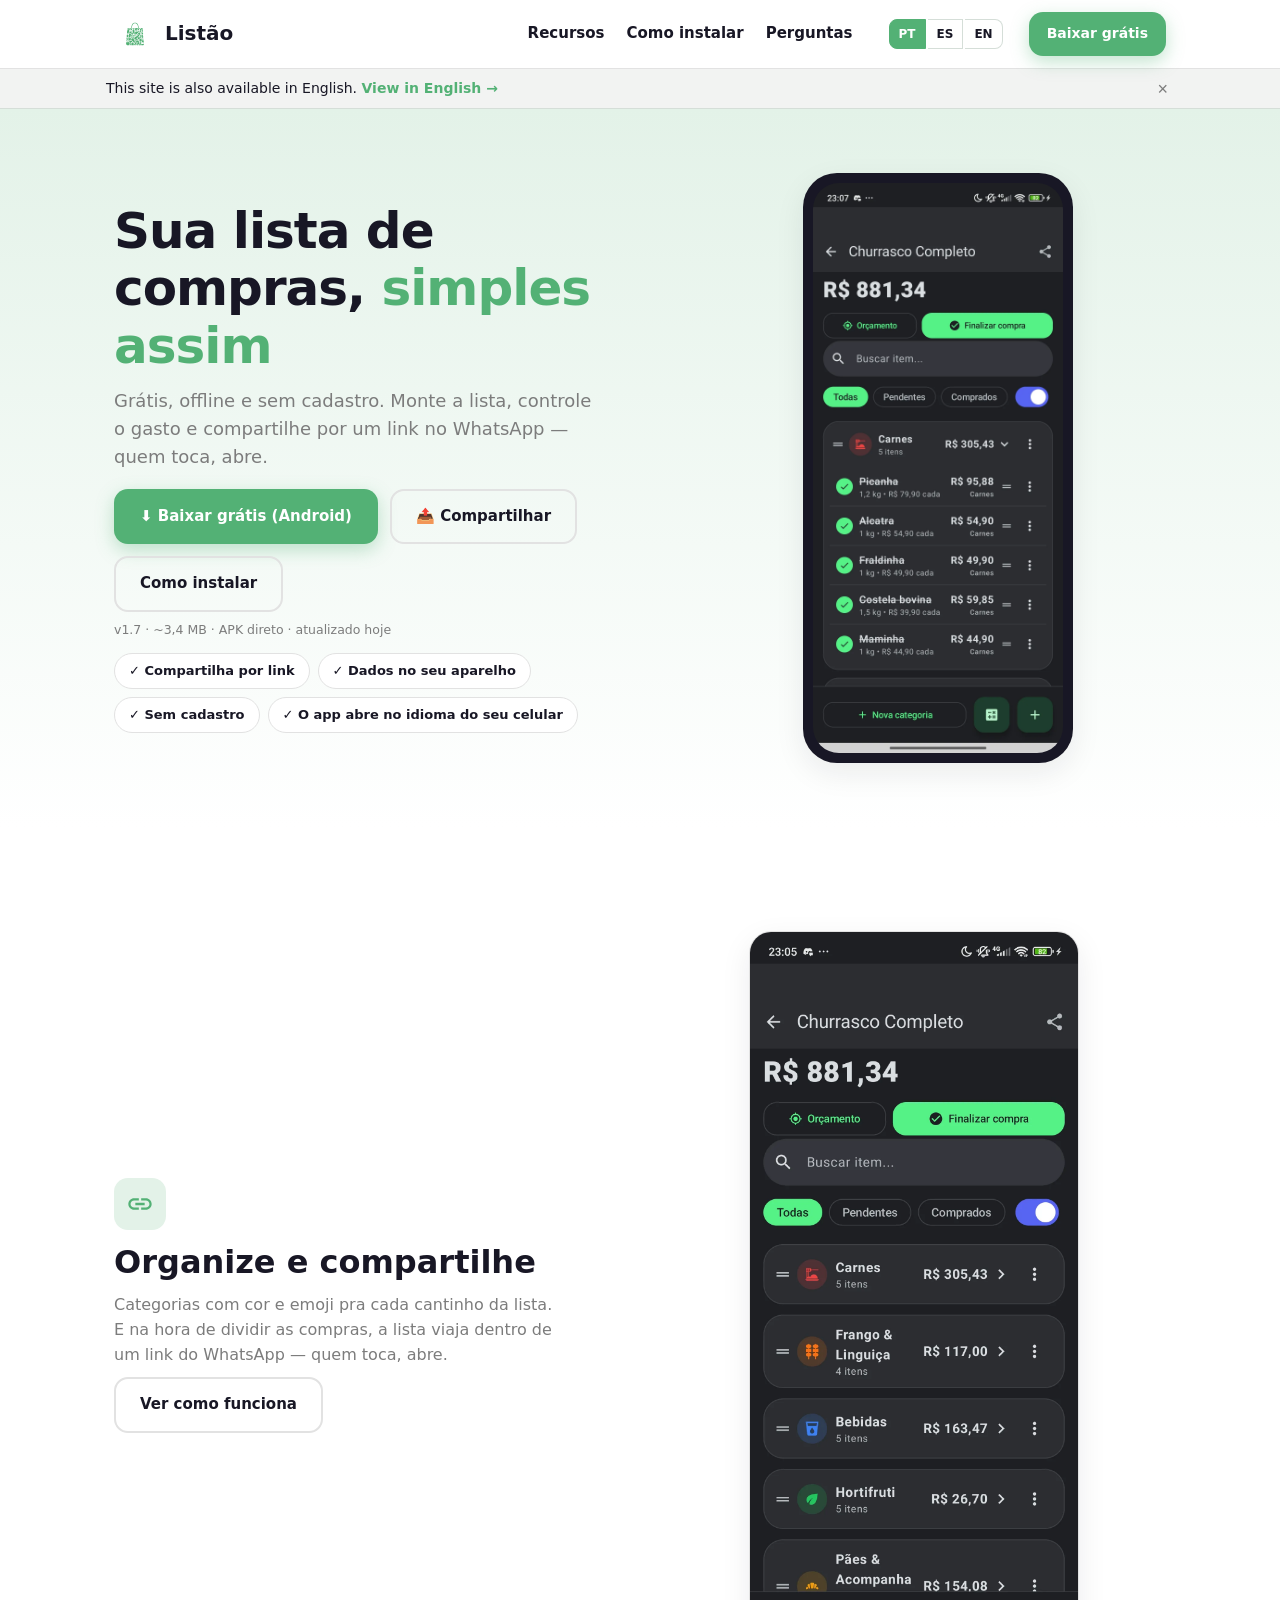
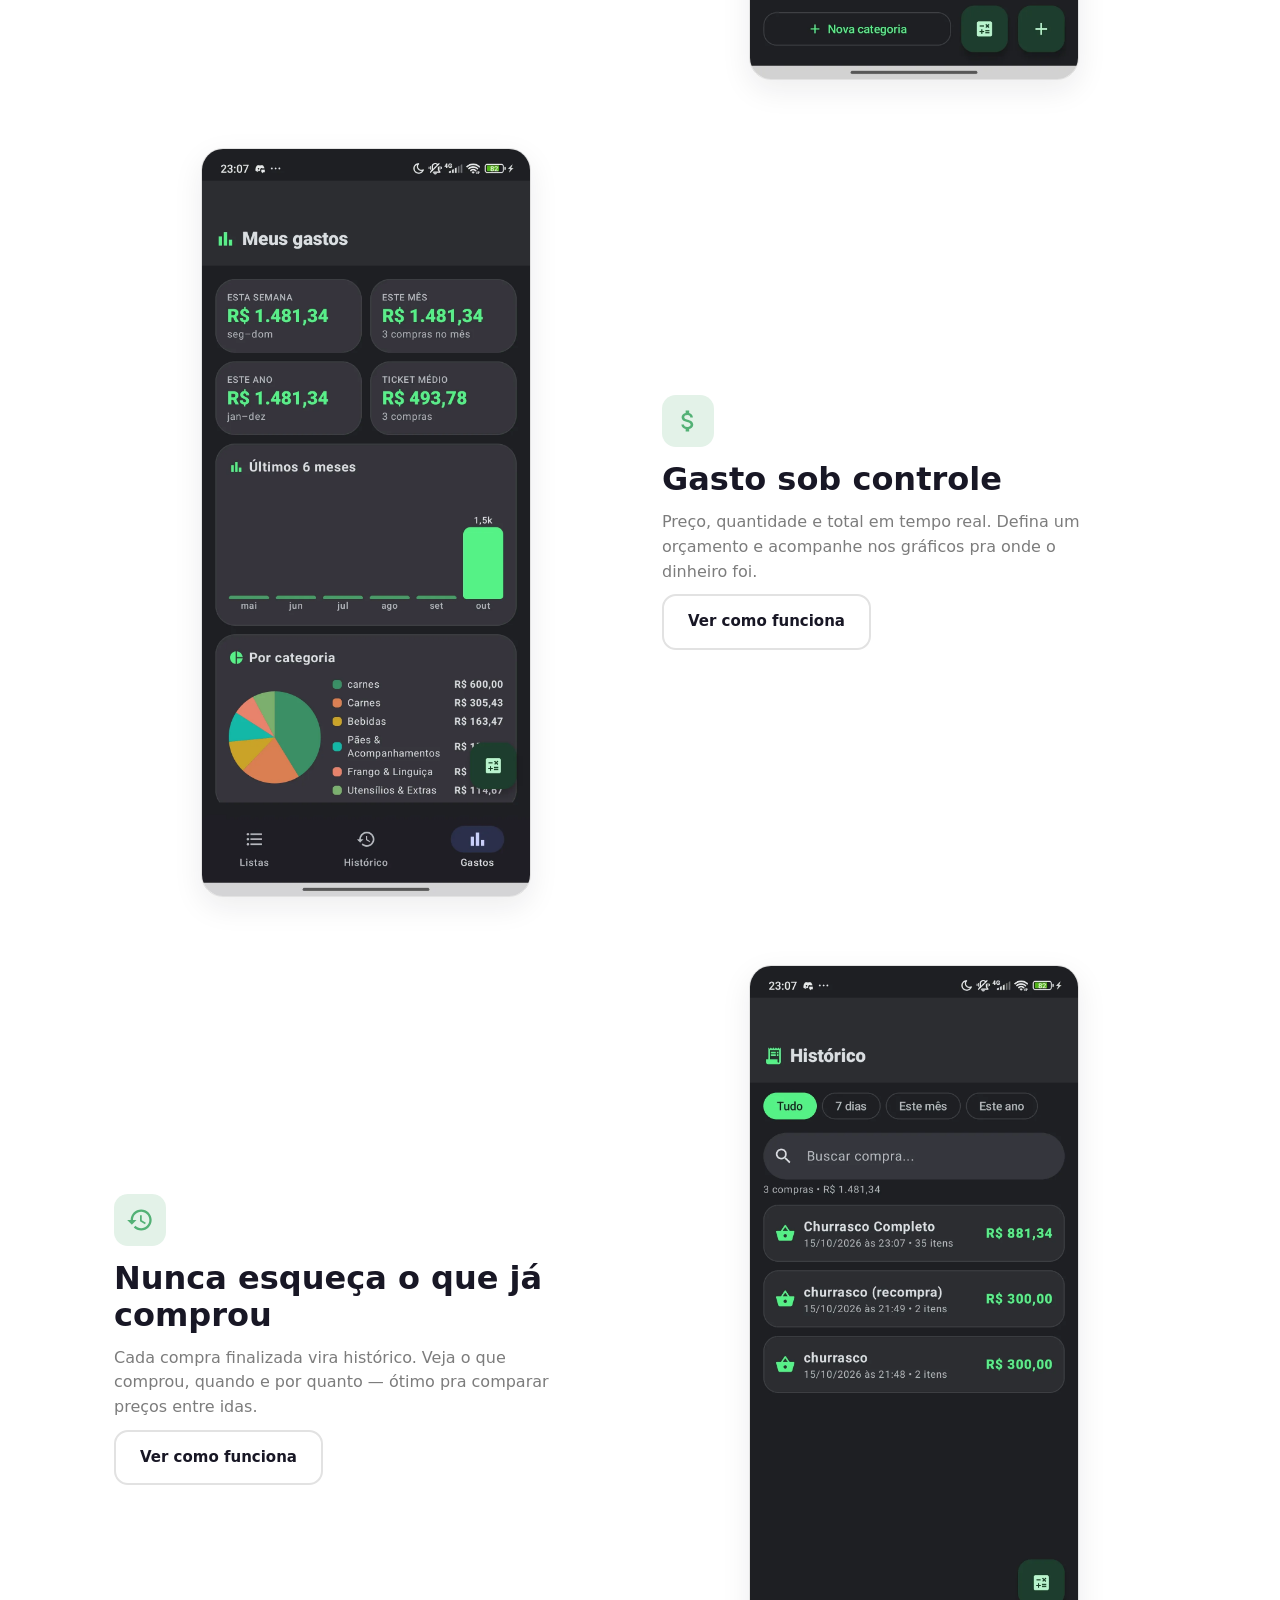
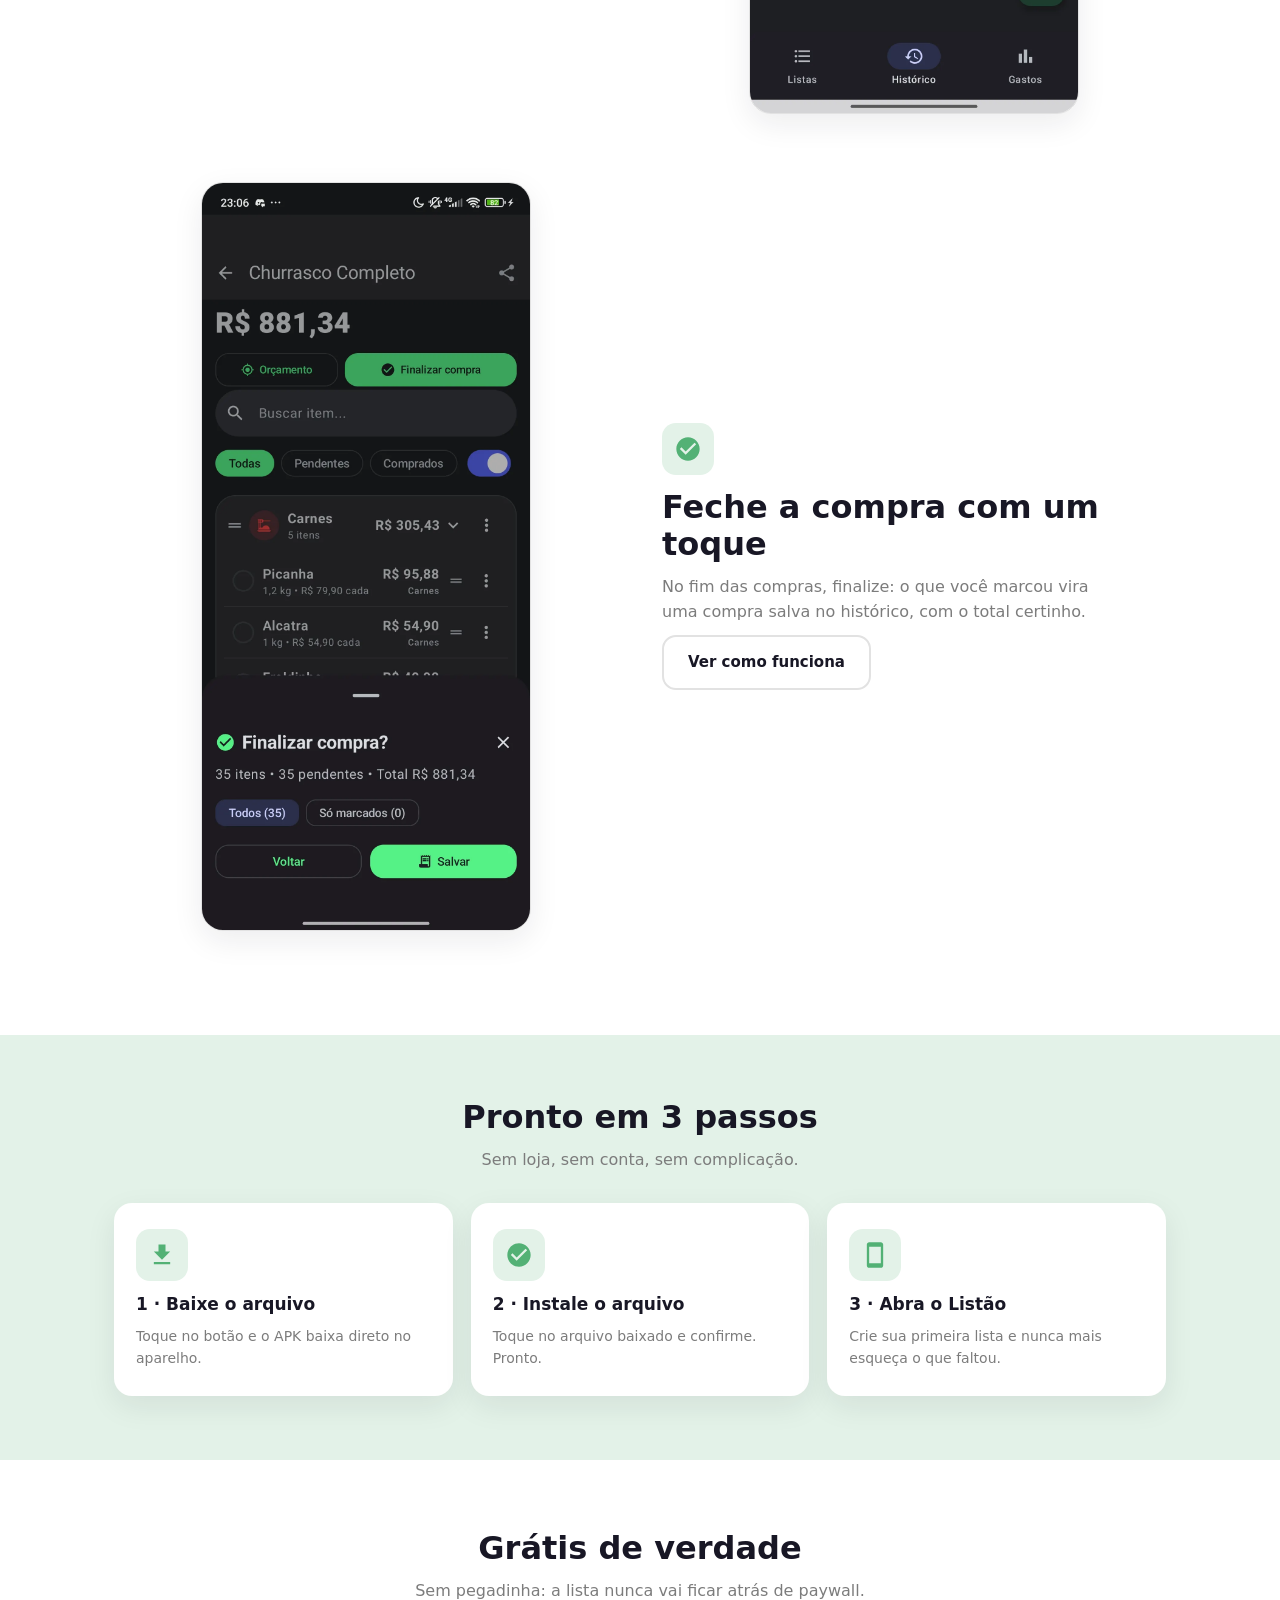
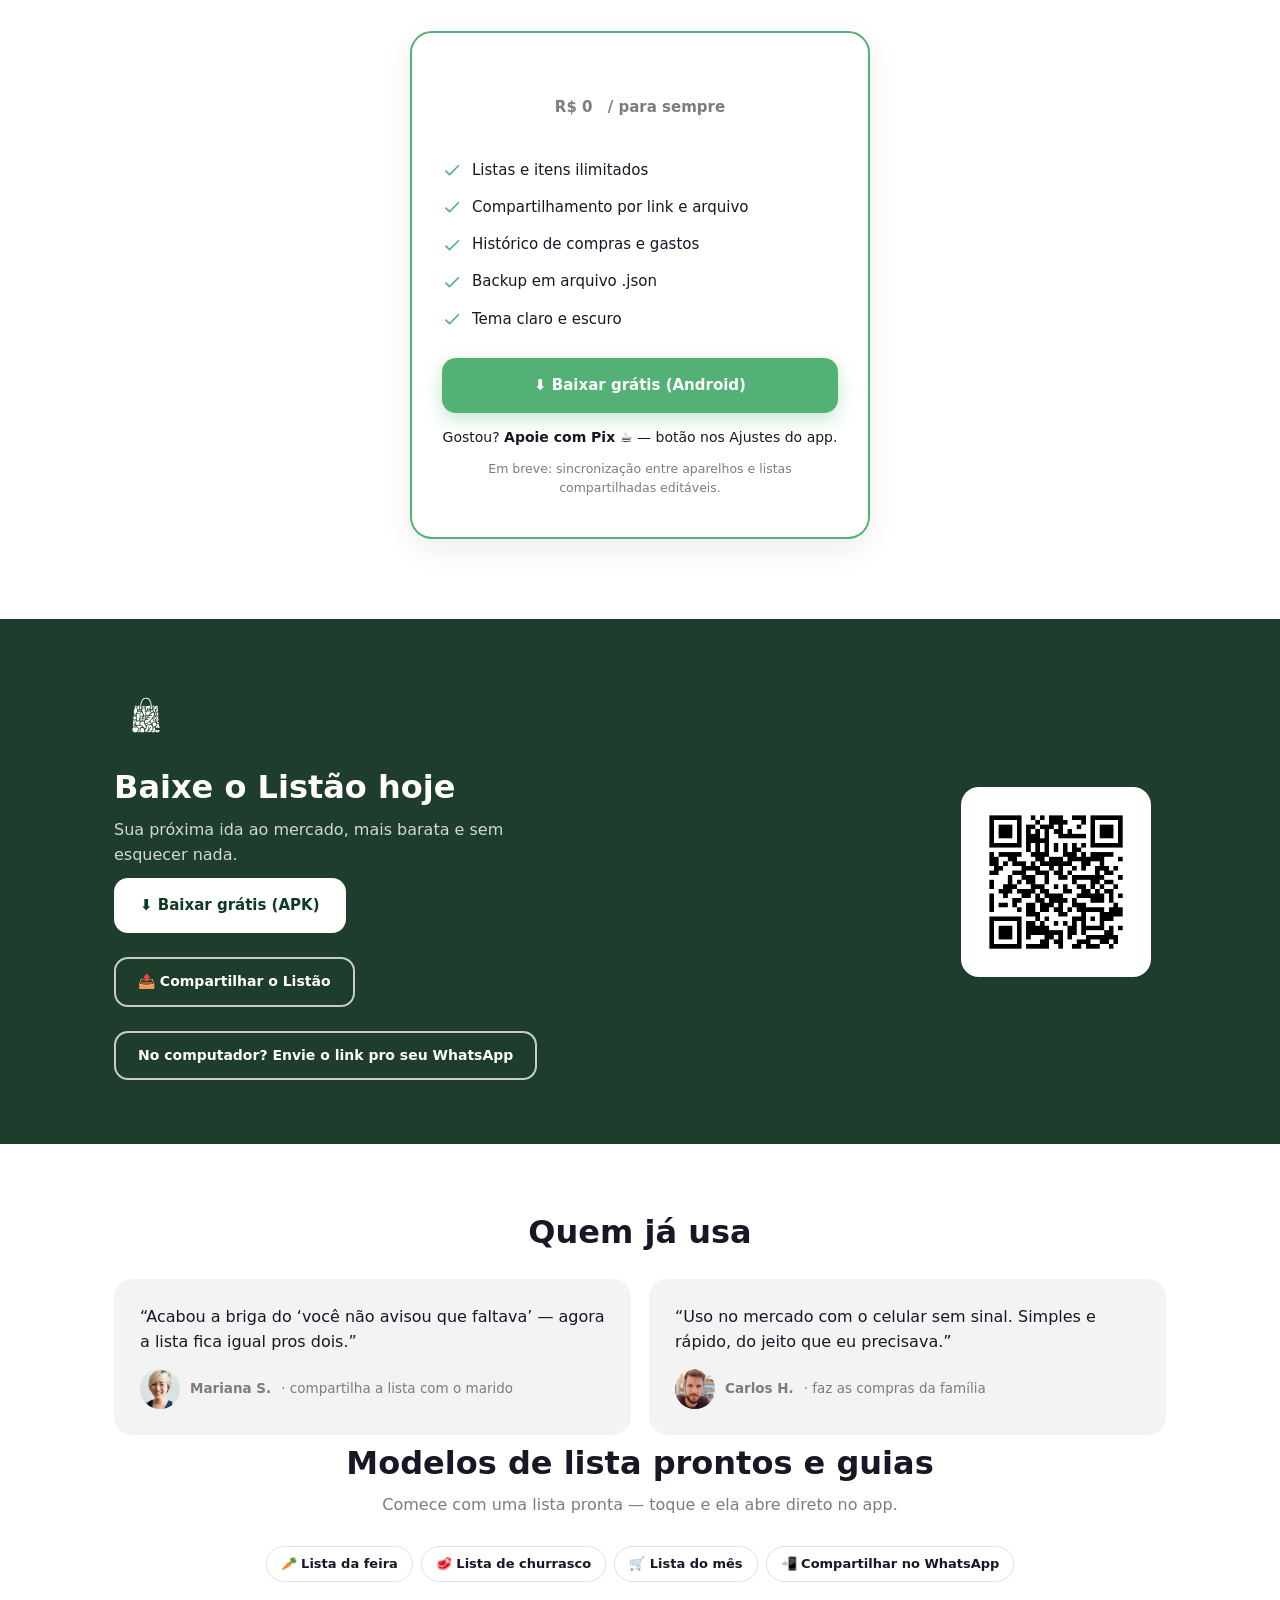
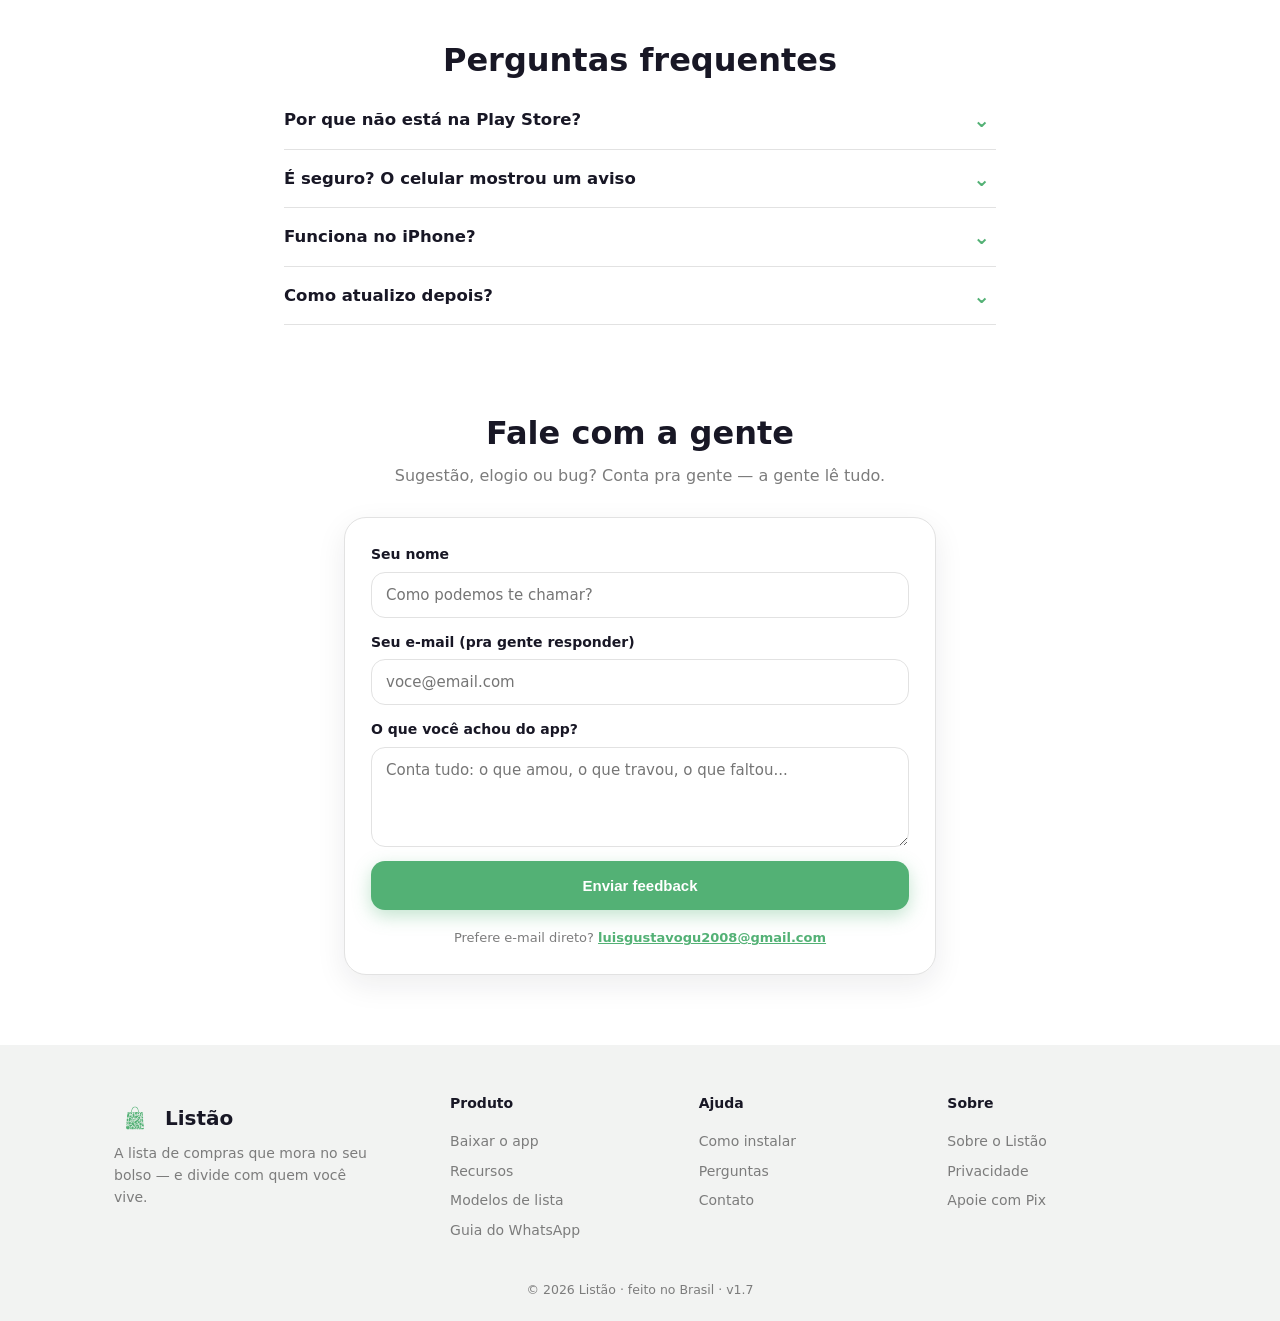
<file: index.html>
﻿<!DOCTYPE html>
<html lang="pt-BR">
<head>
<meta charset="utf-8">
<meta name="viewport" content="width=device-width, initial-scale=1">
<title>Listão — App de Lista de Compras Grátis e Offline</title>
<meta name="description" content="App grátis de lista de compras: funciona offline, sem cadastro, controla o gasto e compartilha por link no WhatsApp. Baixe o APK para Android.">
<link rel="canonical" href="https://listao-br.vercel.app/">
<link rel="alternate" hreflang="pt-BR" href="https://listao-br.vercel.app/">
<link rel="alternate" hreflang="es" href="https://listao-br.vercel.app/es/">
<link rel="alternate" hreflang="en" href="https://listao-br.vercel.app/en/">
<link rel="alternate" hreflang="x-default" href="https://listao-br.vercel.app/">
<meta name="robots" content="index, follow">
<meta name="theme-color" content="#53B175">
<meta property="og:locale" content="pt_BR">
<meta property="og:type" content="website">
<meta property="og:site_name" content="Listão">
<meta property="og:title" content="Listão — App de Lista de Compras Grátis e Offline">
<meta property="og:description" content="Monte a lista, controle o gasto e compartilhe por link no WhatsApp. Grátis, offline e sem cadastro. Baixe o APK.">
<meta property="og:url" content="https://listao-br.vercel.app/">
<meta property="og:image" content="https://listao-br.vercel.app/og-negro.png">
<meta property="og:image:width" content="512">
<meta property="og:image:height" content="512">
<meta property="og:image:alt" content="Logo do Listão">
<meta name="twitter:card" content="summary">
<meta name="twitter:title" content="Listão — App de Lista de Compras Grátis e Offline">
<meta name="twitter:description" content="Lista de compras grátis, offline e sem cadastro. Baixe o APK para Android.">
<meta name="twitter:image" content="https://listao-br.vercel.app/og-negro.png">
<!-- verificação: Search Console, propriedade prefixo de URL -->
<meta name="google-site-verification" content="gfNusm2SWcJuj-ExviBEShkn10A6k7FlF6Pcpx3s6PU">
<script type="application/ld+json">
{"@context":"https://schema.org","@type":"MobileApplication","name":"Listão","applicationCategory":"ShoppingApplication","operatingSystem":"Android 8.0+","inLanguage":"pt-BR","url":"https://listao-br.vercel.app/","downloadUrl":"https://listao-br.vercel.app/listao-v1.7.apk","installUrl":"https://listao-br.vercel.app/","softwareVersion":"1.7","fileSize":"3.4MB","description":"App grátis de lista de compras para Android: funciona offline, sem cadastro, controla gastos e orçamento, e compartilha a lista por link no WhatsApp.","screenshot":["https://listao-br.vercel.app/prints/lista-marcados.jpg","https://listao-br.vercel.app/prints/categorias.jpg","https://listao-br.vercel.app/prints/graficos.jpg","https://listao-br.vercel.app/prints/historico.jpg"],"offers":{"@type":"Offer","price":"0","priceCurrency":"BRL"},"author":{"@type":"Person","name":"Luis Gustavo Del Bianco"}}
</script>
<script type="application/ld+json">
{"@context":"https://schema.org","@type":"FAQPage","mainEntity":[{"@type":"Question","name":"Por que o Listão não está na Play Store?","acceptedAnswer":{"@type":"Answer","text":"Por enquanto distribuímos o APK direto: fica mais leve, sem intermediário e com atualização no mesmo link. A ideia é entrar na Play quando o app amadurecer."}},{"@type":"Question","name":"É seguro instalar? O celular mostrou um aviso","acceptedAnswer":{"@type":"Answer","text":"O aviso aparece para qualquer app instalado de fora da loja. O APK é assinado, pede só permissão de internet e seus dados ficam no seu aparelho."}},{"@type":"Question","name":"O Listão funciona no iPhone?","acceptedAnswer":{"@type":"Answer","text":"Ainda não. Hoje o Listão é Android — o link compartilhado abre uma página com a lista para quem tem iPhone."}},{"@type":"Question","name":"Como atualizo o Listão depois?","acceptedAnswer":{"@type":"Answer","text":"Baixe de novo neste mesmo link e instale por cima. Suas listas e o histórico ficam intactos."}}]}
</script>
<link rel="icon" type="image/svg+xml" href="favicon.svg">
<link rel="icon" type="image/png" sizes="48x48" href="favicon-48.png">
<link rel="stylesheet" href="estilo.css">
<link rel="preload" as="image" href="prints/lista-marcados.webp" fetchpriority="high">
<script defer src="https://cdn.vercel-insights.com/v1/script.js"></script>
<style>
  .lang-switch { display:flex; gap:2px; margin-left:10px; }
  .lang-btn { display:inline-flex; align-items:center; border:1px solid #d5ded8; background:#fff; color:#181725; font-weight:700; font-size:12px;
              padding:5px 9px; text-decoration:none; border-radius:8px 0 0 8px; }
  .lang-btn + .lang-btn { border-radius:0; border-left:none; }
  .lang-btn:last-child { border-radius:0 8px 8px 0; }
  .lang-btn.active { background:#53B175; border-color:#53B175; color:#fff; }
  .lang-suggest { display:none; background:#F2F3F2; border-bottom:1px solid #d5ded8; font-size:14px; }
  .lang-suggest .container { display:flex; align-items:center; gap:10px; padding:9px 16px; flex-wrap:wrap; }
  .lang-suggest a { color:#53B175; font-weight:700; text-decoration:none; }
  .lang-suggest button { margin-left:auto; border:0; background:transparent; font-size:18px; cursor:pointer; color:#7C7C7C; line-height:1; }
  @media (max-width:720px) { .lang-switch { margin-left:6px; } .lang-btn { padding:4px 7px; font-size:11px; } }
</style>
</head>
<body>

<!-- ===== HEADER ===== -->
<header class="top">
  <div class="container top-row">
    <a class="brand" href="#">
      <img src="simbolo-verde.svg" alt="Logo Listão">
      <span>Listão</span>
    </a>
    <nav>
      <a href="#recursos">Recursos</a>
      <a href="#como-instalar">Como instalar</a>
      <a href="#perguntas">Perguntas</a>
    </nav>
    <div class="lang-switch">
      <a class="lang-btn active" href="./">PT</a>
      <a class="lang-btn" href="es/">ES</a>
      <a class="lang-btn" href="en/">EN</a>
    </div>
    <a class="btn primary small" data-trk="click_download" data-pos="header" href="listao-v1.7.apk" download="listao-v1.7.apk">Baixar grátis</a>
  </div>
</header>

<!-- ===== AVISO DE IDIOMA ===== -->
<div class="lang-suggest" id="langSuggest">
  <div class="container">
    <span id="langSuggestText"></span>
    <button type="button" id="langSuggestClose" aria-label="Fechar">&#215;</button>
  </div>
</div>

<main>

<!-- ===== HERO ===== -->
<section class="hero">
  <div class="container hero-grid">
    <div class="hero-copy">
      <h1>Sua lista de compras, <span class="verde">simples assim</span></h1>
      <p class="lead">Grátis, offline e sem cadastro. Monte a lista, controle o gasto e compartilhe por um link no WhatsApp — quem toca, abre.</p>
      <div class="btn-row">
        <a class="btn primary" data-trk="click_download" data-pos="hero" href="listao-v1.7.apk" download="listao-v1.7.apk">⬇ Baixar grátis (Android)</a>
        <a class="btn ghost" data-trk="click_share" data-pos="hero" data-share href="https://wa.me/?text=Baixe%20o%20List%C3%A3o%20gr%C3%A1tis%3A%20app%20de%20lista%20de%20compras%20offline%20e%20sem%20cadastro%20https%3A%2F%2Flistao-br.vercel.app%2F" target="_blank" rel="noopener">📤 Compartilhar</a>
        <a class="btn ghost" data-trk="click_como_instalar" href="#como-instalar">Como instalar</a>
      </div>
      <p class="meta">v1.7 · ~3,4 MB · APK direto · atualizado hoje</p>
      <div class="badges">
        <span class="pill">✓ Compartilha por link</span>
        <span class="pill">✓ Dados no seu aparelho</span>
        <span class="pill">✓ Sem cadastro</span>
        <span class="pill">✓ O app abre no idioma do seu celular</span>
      </div>
    </div>

    <!-- Celular com a tela real do app -->
    <div class="phone">
      <div class="screen">
        <img src="prints/lista-marcados.webp" alt="App Listão com itens da lista de compras marcados" width="1080" height="2460" fetchpriority="high">
      </div>
    </div>
  </div>
</section>

<!-- ===== RECURSOS (linhas alternadas) ===== -->
<section id="recursos" class="container features">

  <div class="feat">
    <div class="feat-copy">
      <span class="icon-chip">
        <svg viewBox="0 0 24 24"><path d="M3.9,12c0,-1.71 1.39,-3.1 3.1,-3.1h4V7H7c-2.76,0 -5,2.24 -5,5s2.24,5 5,5h4v-1.9H7c-1.71,0 -3.1,-1.39 -3.1,-3.1zM8,13h8v-2H8v2zM17,7h-4v1.9h4c1.71,0 3.1,1.39 3.1,3.1s-1.39,3.1 -3.1,3.1h-4V17h4c2.76,0 5,-2.24 5,-5s-2.24,-5 -5,-5z"/></svg>
      </span>
      <h2>Organize e compartilhe</h2>
      <p>Categorias com cor e emoji pra cada cantinho da lista. E na hora de dividir as compras, a lista viaja dentro de um link do WhatsApp — quem toca, abre.</p>
      <a class="btn ghost" href="#baixar" data-trk="click_ver_prints" data-pos="org">Ver como funciona</a>
    </div>
    <div class="feat-img">
      <img src="prints/categorias.webp" alt="Lista de compras organizada por categorias no app Listão" width="1080" height="2460" loading="lazy" decoding="async">
    </div>
  </div>

  <div class="feat rev">
    <div class="feat-copy">
      <span class="icon-chip">
        <svg viewBox="0 0 24 24"><path d="M11.8,10.9c-2.27,-0.59 -3,-1.2 -3,-2.15 0,-1.09 1.01,-1.85 2.7,-1.85 1.78,0 2.44,0.85 2.5,2.1h2.21c-0.07,-1.72 -1.12,-3.3 -3.21,-3.81V3h-3v2.16c-1.94,0.42 -3.5,1.68 -3.5,3.61 0,2.31 1.91,3.46 4.7,4.13 2.5,0.6 3,1.48 3,2.41 0,0.69 -0.49,1.79 -2.7,1.79 -2.06,0 -2.87,-0.92 -2.98,-2.1h-2.2c0.12,2.19 1.76,3.42 3.68,3.83V21h3v-2.15c1.95,-0.37 3.5,-1.5 3.5,-3.55 0,-2.84 -2.43,-3.81 -4.7,-4.4z"/></svg>
      </span>
      <h2>Gasto sob controle</h2>
      <p>Preço, quantidade e total em tempo real. Defina um orçamento e acompanhe nos gráficos pra onde o dinheiro foi.</p>
      <a class="btn ghost" href="#baixar" data-trk="click_ver_prints" data-pos="gasto">Ver como funciona</a>
    </div>
    <div class="feat-img">
      <img src="prints/graficos.webp" alt="Gráficos de gastos por categoria no app Listão" width="1080" height="2460" loading="lazy" decoding="async">
    </div>
  </div>

  <div class="feat">
    <div class="feat-copy">
      <span class="icon-chip">
        <svg viewBox="0 0 24 24"><path d="M13,3c-4.97,0 -9,4.03 -9,9L1,12l3.89,3.89 0.07,0.14L9,12L6,12c0,-3.87 3.13,-7 7,-7s7,3.13 7,7 -3.13,7 -7,7c-1.93,0 -3.68,-0.79 -4.94,-2.06l-1.42,1.42C8.27,19.99 10.51,21 13,21c4.97,0 9,-4.03 9,-9s-4.03,-9 -9,-9zM12,8v5l4.28,2.54 0.72,-1.21 -3.5,-2.08L13.5,8L12,8z"/></svg>
      </span>
      <h2>Nunca esqueça o que já comprou</h2>
      <p>Cada compra finalizada vira histórico. Veja o que comprou, quando e por quanto — ótimo pra comparar preços entre idas.</p>
      <a class="btn ghost" href="#baixar" data-trk="click_ver_prints" data-pos="historico">Ver como funciona</a>
    </div>
    <div class="feat-img">
      <img src="prints/historico.webp" alt="Histórico de compras no app Listão" width="1080" height="2460" loading="lazy" decoding="async">
    </div>
  </div>

  <div class="feat rev">
    <div class="feat-copy">
      <span class="icon-chip">
        <svg viewBox="0 0 24 24"><path d="M12,2C6.48,2 2,6.48 2,12s4.48,10 10,10 10,-4.48 10,-10S17.52,2 12,2zM10,17l-5,-5 1.41,-1.41L10,14.17l7.59,-7.59L19,8l-9,9z"/></svg>
      </span>
      <h2>Feche a compra com um toque</h2>
      <p>No fim das compras, finalize: o que você marcou vira uma compra salva no histórico, com o total certinho.</p>
      <a class="btn ghost" href="#baixar" data-trk="click_ver_prints" data-pos="finalizar">Ver como funciona</a>
    </div>
    <div class="feat-img">
      <img src="prints/finalizar.webp" alt="Finalizar compra com total no app Listão" width="1080" height="2460" loading="lazy" decoding="async">
    </div>
  </div>

</section>

<!-- ===== 3 PASSOS ===== -->
<section id="como-instalar" class="steps-band">
  <div class="container">
    <h2 class="center">Pronto em 3 passos</h2>
    <p class="center sub2">Sem loja, sem conta, sem complicação.</p>
    <div class="steps">
      <div class="step">
        <span class="icon-chip">
          <svg viewBox="0 0 24 24"><path d="M19,9h-4V3H9v6H5l7,7 7,-7zM5,18v2h14v-2H5z"/></svg>
        </span>
        <h3>1 · Baixe o arquivo</h3>
        <p>Toque no botão e o APK baixa direto no aparelho.</p>
      </div>
      <div class="step">
        <span class="icon-chip">
          <svg viewBox="0 0 24 24"><path d="M12,2C6.48,2 2,6.48 2,12s4.48,10 10,10 10,-4.48 10,-10S17.52,2 12,2zM10,17l-5,-5 1.41,-1.41L10,14.17l7.59,-7.59L19,8l-9,9z"/></svg>
        </span>
        <h3>2 · Instale o arquivo</h3>
        <p>Toque no arquivo baixado e confirme. Pronto.</p>
      </div>
      <div class="step">
        <span class="icon-chip">
          <svg viewBox="0 0 24 24"><path d="M17,1.01L7,1c-1.1,0 -2,0.9 -2,2v18c0,1.1 0.9,2 2,2h10c1.1,0 2,-0.9 2,-2V3c0,-1.1 -0.9,-1.99 -2,-1.99zM17,19H7V5h10v14z"/></svg>
        </span>
        <h3>3 · Abra o Listão</h3>
        <p>Crie sua primeira lista e nunca mais esqueça o que faltou.</p>
      </div>
    </div>
  </div>
</section>

<!-- ===== GRÁTIS DE VERDADE ===== -->
<section class="container price">
  <h2 class="center">Grátis de verdade</h2>
  <p class="center sub2">Sem pegadinha: a lista nunca vai ficar atrás de paywall.</p>
  <div class="price-card">
    <div class="price-val"><span>R$ 0</span> <span>/ para sempre</span></div>
    <ul class="price-list">
      <li><svg viewBox="0 0 24 24"><path d="M9,16.17L4.83,12l-1.42,1.41L9,19 21,7l-1.41,-1.41z"/></svg> Listas e itens ilimitados</li>
      <li><svg viewBox="0 0 24 24"><path d="M9,16.17L4.83,12l-1.42,1.41L9,19 21,7l-1.41,-1.41z"/></svg> Compartilhamento por link e arquivo</li>
      <li><svg viewBox="0 0 24 24"><path d="M9,16.17L4.83,12l-1.42,1.41L9,19 21,7l-1.41,-1.41z"/></svg> Histórico de compras e gastos</li>
      <li><svg viewBox="0 0 24 24"><path d="M9,16.17L4.83,12l-1.42,1.41L9,19 21,7l-1.41,-1.41z"/></svg> Backup em arquivo .json</li>
      <li><svg viewBox="0 0 24 24"><path d="M9,16.17L4.83,12l-1.42,1.41L9,19 21,7l-1.41,-1.41z"/></svg> Tema claro e escuro</li>
    </ul>
    <a class="btn primary wide" data-trk="click_download" data-pos="preco" href="listao-v1.7.apk" download="listao-v1.7.apk">⬇ Baixar grátis (Android)</a>
    <p class="pix-note">Gostou? <b>Apoie com Pix ☕</b> — botão nos Ajustes do app.</p>
    <p class="soon">Em breve: sincronização entre aparelhos e listas compartilhadas editáveis.</p>
  </div>
</section>

<!-- ===== CTA FINAL (faixa escura) ===== -->
<section id="baixar" class="final">
  <div class="container final-grid">
    <div>
      <img class="final-logo" src="simbolo-branco.svg" alt="">
      <h2>Baixe o Listão hoje</h2>
      <p>Sua próxima ida ao mercado, mais barata e sem esquecer nada.</p>
      <a class="btn white" data-trk="click_download" data-pos="final" href="listao-v1.7.apk" download="listao-v1.7.apk">⬇ Baixar grátis (APK)</a>
      <div style="margin-top:12px"><a class="wa-link" data-trk="click_share" data-pos="final" data-share href="https://wa.me/?text=Baixe%20o%20List%C3%A3o%20gr%C3%A1tis%3A%20app%20de%20lista%20de%20compras%20offline%20e%20sem%20cadastro%20https%3A%2F%2Flistao-br.vercel.app%2F" target="_blank" rel="noopener">📤 Compartilhar o Listão</a></div>
      <div style="margin-top:12px"><a class="wa-link" data-trk="click_whatsapp" href="https://wa.me/?text=Baixe%20o%20List%C3%A3o%20gr%C3%A1tis%20para%20Android%3A%20https%3A%2F%2Flistao-br.vercel.app%2F" target="_blank" rel="noopener">No computador? Envie o link pro seu WhatsApp</a></div>
    </div>
    <div><img class="qr-img" src="qr-download.png" alt="QR Code para baixar o Listão"></div>
  </div>
</section>

<!-- ===== DEPOIMENTOS ===== -->
<section class="container quotes">
  <h2 class="center">Quem já usa</h2>
  <div class="quote-grid">
    <figure class="quote">
      <blockquote>“Acabou a briga do ‘você não avisou que faltava’ — agora a lista fica igual pros dois.”</blockquote>
      <figcaption><img class="avatar" src="prints/avatar-mariana.jpg" alt="Mariana" width="80" height="80" loading="lazy"> <b>Mariana S.</b> · compartilha a lista com o marido</figcaption>
    </figure>
    <figure class="quote">
      <blockquote>“Uso no mercado com o celular sem sinal. Simples e rápido, do jeito que eu precisava.”</blockquote>
      <figcaption><img class="avatar" src="prints/avatar-carlos.jpg" alt="Carlos" width="80" height="80" loading="lazy"> <b>Carlos H.</b> · faz as compras da família</figcaption>
    </figure>
  </div>
</section>

<!-- ===== MODELOS E GUIAS ===== -->
<section id="modelos" class="container">
  <h2 class="center">Modelos de lista prontos e guias</h2>
  <p class="center sub2">Comece com uma lista pronta — toque e ela abre direto no app.</p>
  <div class="badges" style="justify-content:center">
    <a class="pill" style="text-decoration:none;color:inherit" href="modelos/feira.html">🥕 Lista da feira</a>
    <a class="pill" style="text-decoration:none;color:inherit" href="modelos/churrasco.html">🥩 Lista de churrasco</a>
    <a class="pill" style="text-decoration:none;color:inherit" href="modelos/mes.html">🛒 Lista do mês</a>
    <a class="pill" style="text-decoration:none;color:inherit" href="guias/compartilhar-whatsapp.html">📲 Compartilhar no WhatsApp</a>
  </div>
</section>

<!-- ===== FAQ ===== -->
<section id="perguntas" class="container faq">
  <h2 class="center">Perguntas frequentes</h2>
  <details data-q="play">
      <summary>Por que não está na Play Store?</summary>
    <p>Por enquanto distribuímos direto: fica mais leve, sem intermediário e com atualização no mesmo link. A ideia é entrar na Play quando o app amadurecer.</p>
  </details>
  <details data-q="seguro">
      <summary>É seguro? O celular mostrou um aviso</summary>
    <p>O aviso aparece para qualquer app instalado de fora da loja. O APK é assinado, pede só permissão de internet e seus dados ficam no seu aparelho.</p>
  </details>
  <details data-q="iphone">
      <summary>Funciona no iPhone?</summary>
    <p>Ainda não. Hoje o Listão é Android — o link compartilhado abre uma página com a lista pra quem tem iPhone.</p>
  </details>
  <details data-q="atualizar">
      <summary>Como atualizo depois?</summary>
    <p>Baixe de novo neste mesmo link e instale por cima. Suas listas e o histórico ficam intactos.</p>
  </details>
</section>

<!-- ===== FEEDBACK ===== -->
<section id="contato" class="container feedback">
  <h2 class="center">Fale com a gente</h2>
  <p class="center sub2">Sugestão, elogio ou bug? Conta pra gente — a gente lê tudo.</p>
  <form class="fb-form" action="https://formsubmit.co/luisgustavogu2008@gmail.com" method="POST">
    <input type="text" name="_honey" class="hp" tabindex="-1" autocomplete="off">
    <input type="hidden" name="_subject" value="Novo feedback do site Listão">
    <input type="hidden" name="_next" value="https://listao-br.vercel.app/obrigado.html">
    <input type="hidden" name="_template" value="table">
    <input type="hidden" name="_captcha" value="false">
    <label><span>Seu nome</span>
      <input type="text" name="nome" placeholder="Como podemos te chamar?" required maxlength="60">
    </label>
    <label><span>Seu e-mail (pra gente responder)</span>
      <input type="email" name="email" placeholder="voce@email.com" required maxlength="80">
    </label>
    <label><span>O que você achou do app?</span>
      <textarea name="mensagem" rows="4" placeholder="Conta tudo: o que amou, o que travou, o que faltou..." required maxlength="2000"></textarea>
    </label>
    <button class="btn primary wide" type="submit">Enviar feedback</button>
    <p class="fb-alt">Prefere e-mail direto? <a href="mailto:luisgustavogu2008@gmail.com">luisgustavogu2008@gmail.com</a></p>
  </form>
</section>

</main>

<!-- ===== FOOTER ===== -->
<footer>
  <div class="container foot-grid">
    <div class="foot-brand">
      <a class="brand" href="#"><img src="simbolo-verde.svg" alt=""><span>Listão</span></a>
      <p>A lista de compras que mora no seu bolso — e divide com quem você vive.</p>
    </div>
    <div>
      <h4>Produto</h4>
      <a href="#baixar">Baixar o app</a>
      <a href="#recursos">Recursos</a>
      <a href="modelos/feira.html">Modelos de lista</a>
      <a href="guias/compartilhar-whatsapp.html">Guia do WhatsApp</a>
    </div>
    <div>
      <h4>Ajuda</h4>
      <a href="#como-instalar">Como instalar</a>
      <a href="#perguntas">Perguntas</a>
      <a href="#contato">Contato</a>
    </div>
    <div>
      <h4>Sobre</h4>
      <a href="sobre.html">Sobre o Listão</a>
      <a href="privacidade.html">Privacidade</a>
      <a href="#">Apoie com Pix</a>
    </div>
  </div>
  <div class="container copy">© 2026 Listão · feito no Brasil · v1.7</div>
</footer>

<script src="trk.js" defer></script>
<script>
  // Compartilhar: usa o menu nativo do celular (Web Share API); sem suporte, cai no WhatsApp.
  (function () {
    var links = document.querySelectorAll("[data-share]");
    if (!links.length) return;
    var share = { title: "Listão — app de lista de compras grátis",
                  text: "Lista de compras grátis, offline e sem cadastro. Baixe o app:",
                  url: "https://listao-br.vercel.app/" };
    links.forEach(function (a) {
      a.addEventListener("click", function (e) {
        if (!navigator.share) return; // sem suporte: segue o href (WhatsApp)
        e.preventDefault();
        navigator.share(share).catch(function () {});
      });
    });
  })();
</script>
<script>
  // Aviso de idioma: a raiz é PT (para o Google), mas quem chega em ES/EN
  // recebe um banner com link para a versão traduzida (URL real, indexável).
  (function () {
    var lang = (navigator.language || "pt").toLowerCase();
    var target = null, msg = null;
    if (lang.indexOf("es") === 0) {
      target = "es/";
      msg = "Este site também está disponível em español.";
    } else if (lang.indexOf("en") === 0) {
      target = "en/";
      msg = "This site is also available in English.";
    }
    if (!target) return;
    try { if (sessionStorage.getItem("listao-suggest-off") === "1") return; } catch (e) {}
    var bar = document.getElementById("langSuggest");
    var txt = document.getElementById("langSuggestText");
    if (!bar || !txt) return;
    txt.innerHTML = msg + ' <a href="' + target + '">' +
      (lang.indexOf("es") === 0 ? "Ver en español →" : "View in English →") + "</a>";
    bar.style.display = "block";
    document.getElementById("langSuggestClose").addEventListener("click", function () {
      bar.style.display = "none";
      try { sessionStorage.setItem("listao-suggest-off", "1"); } catch (e) {}
    });
  })();
</script>
</body>
</html>
</file>
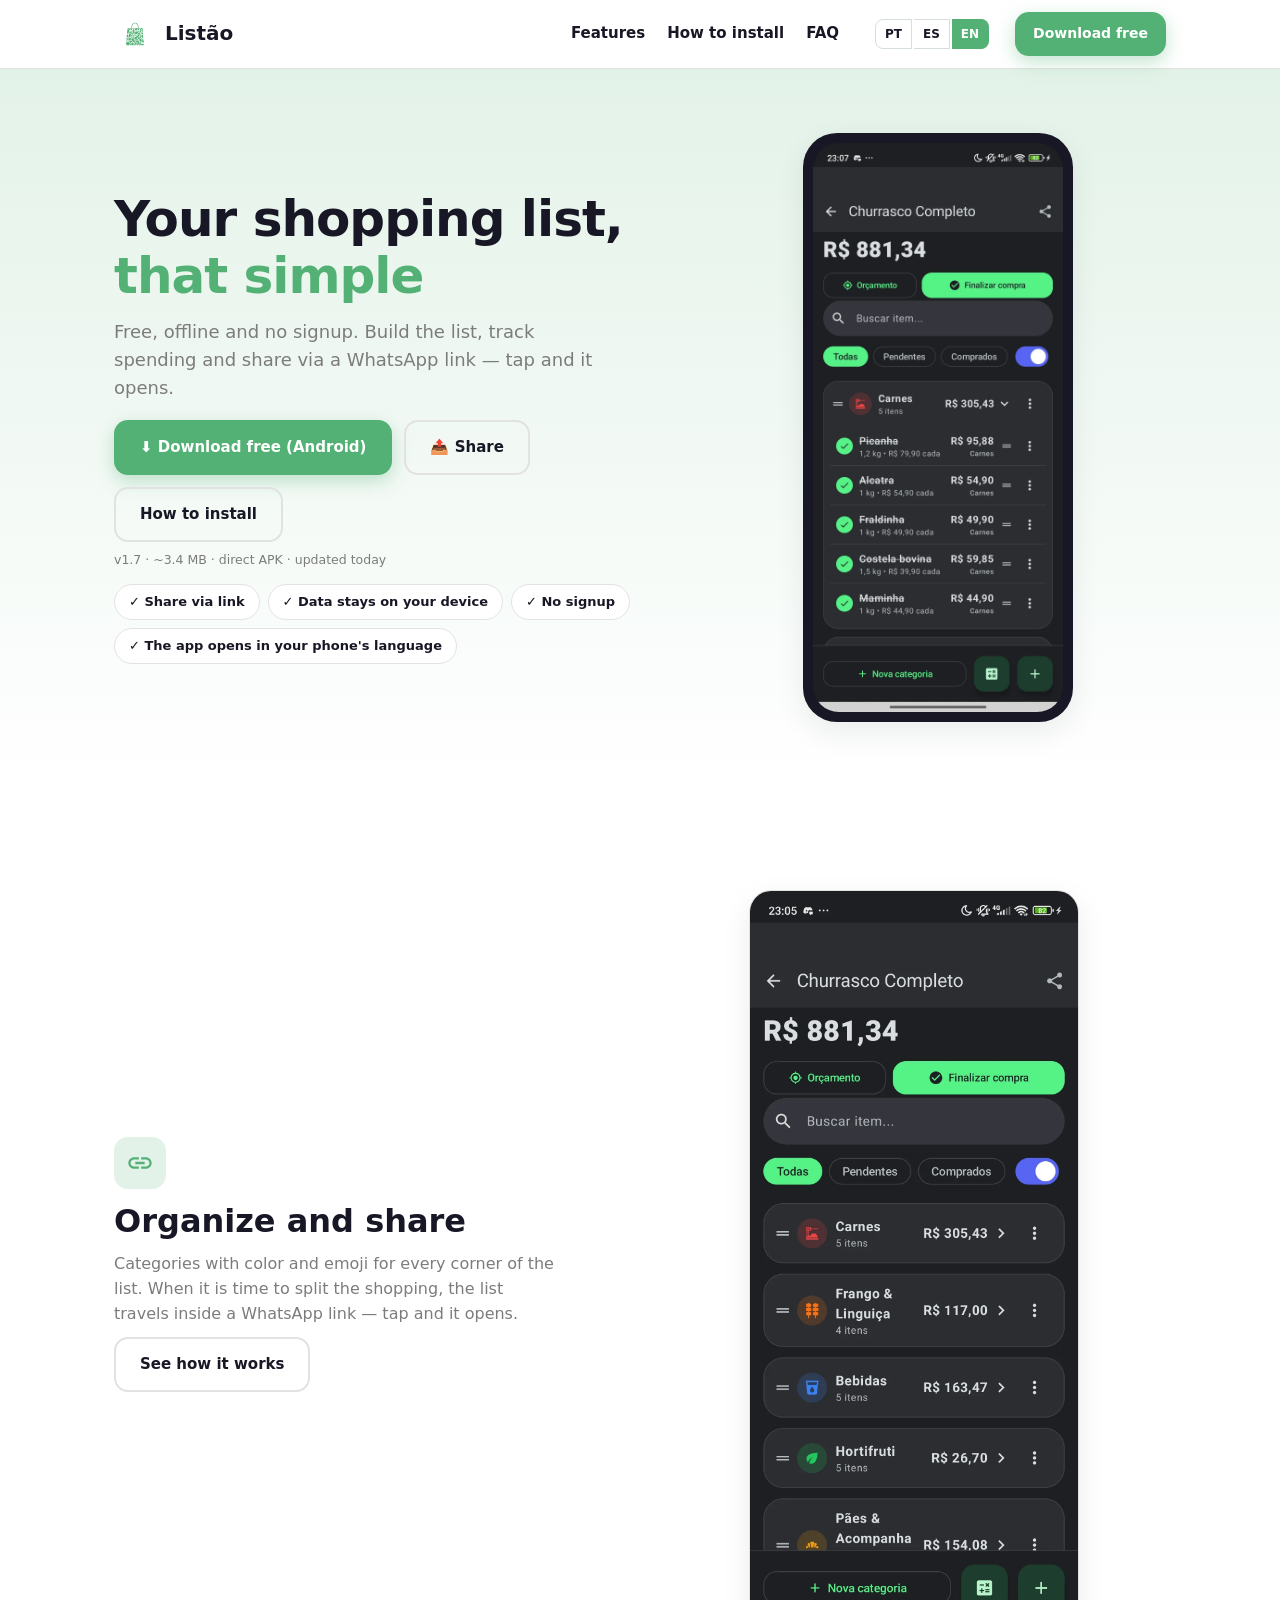
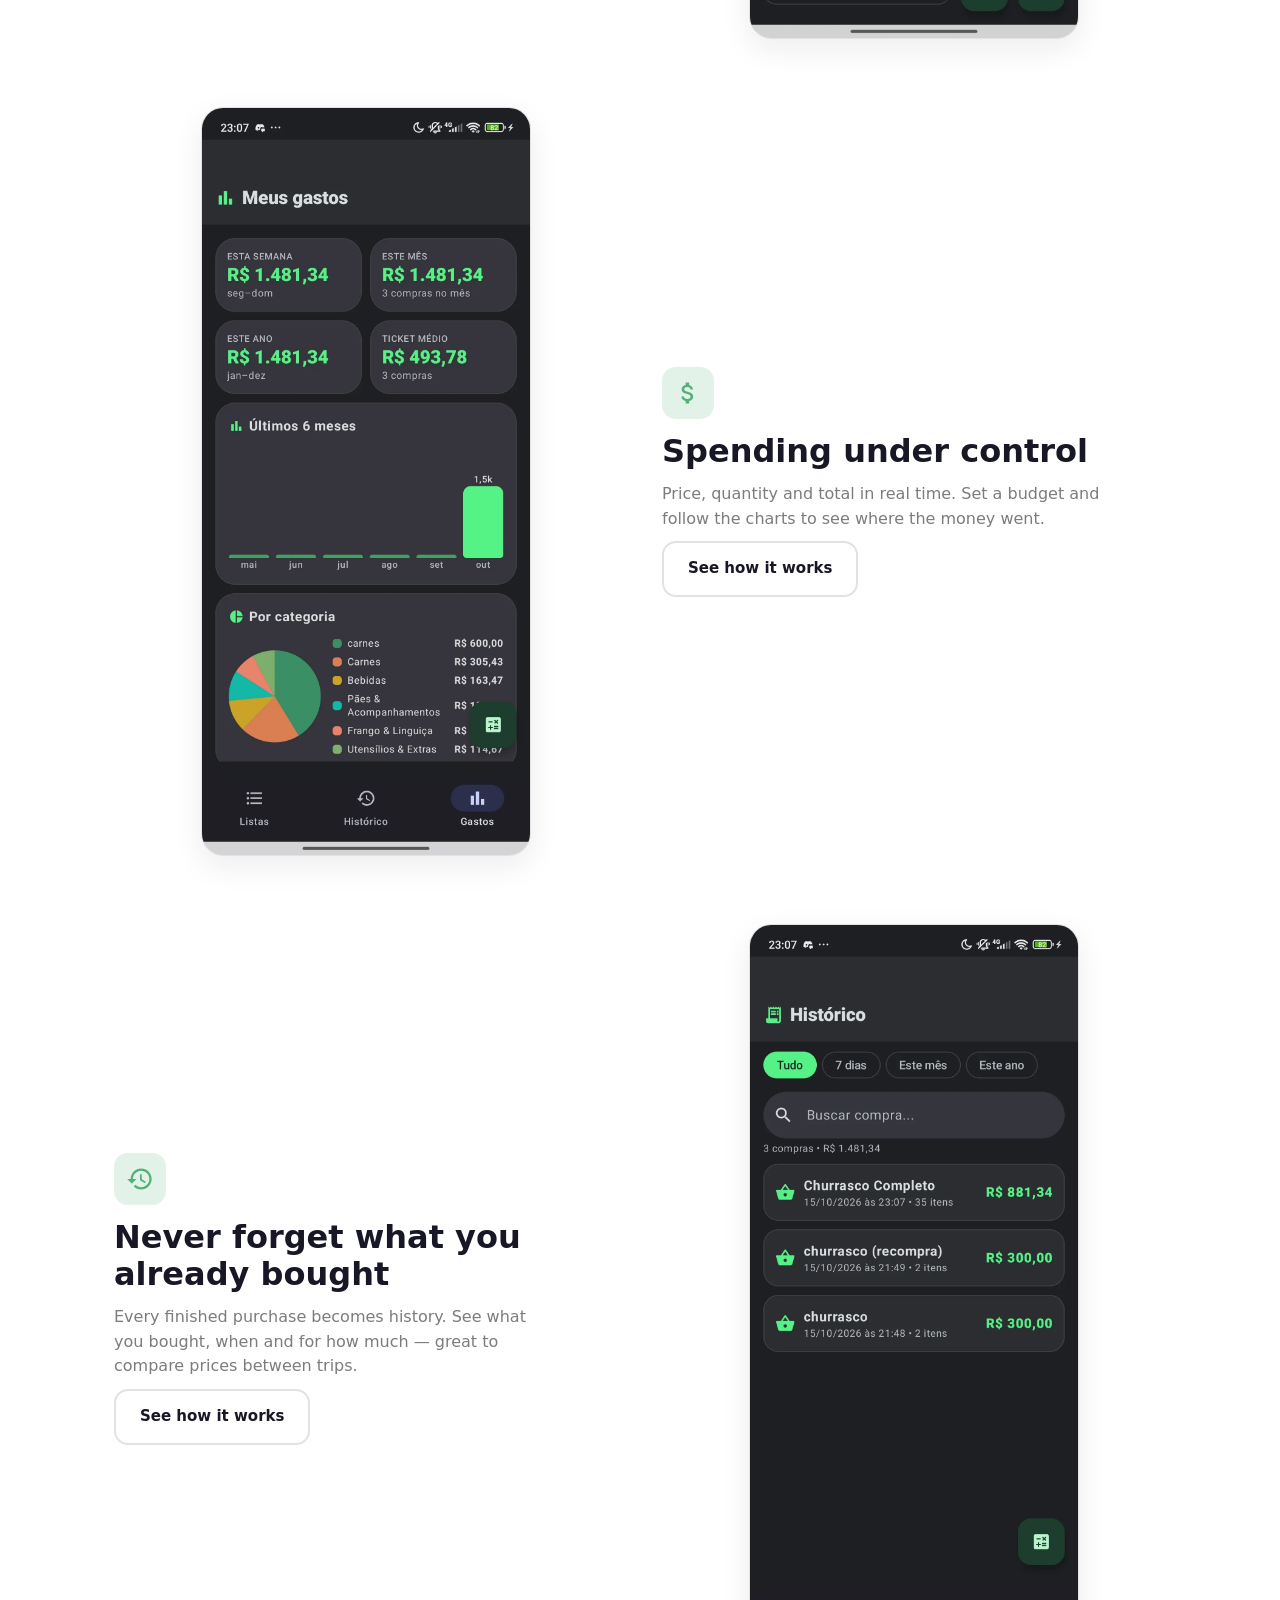
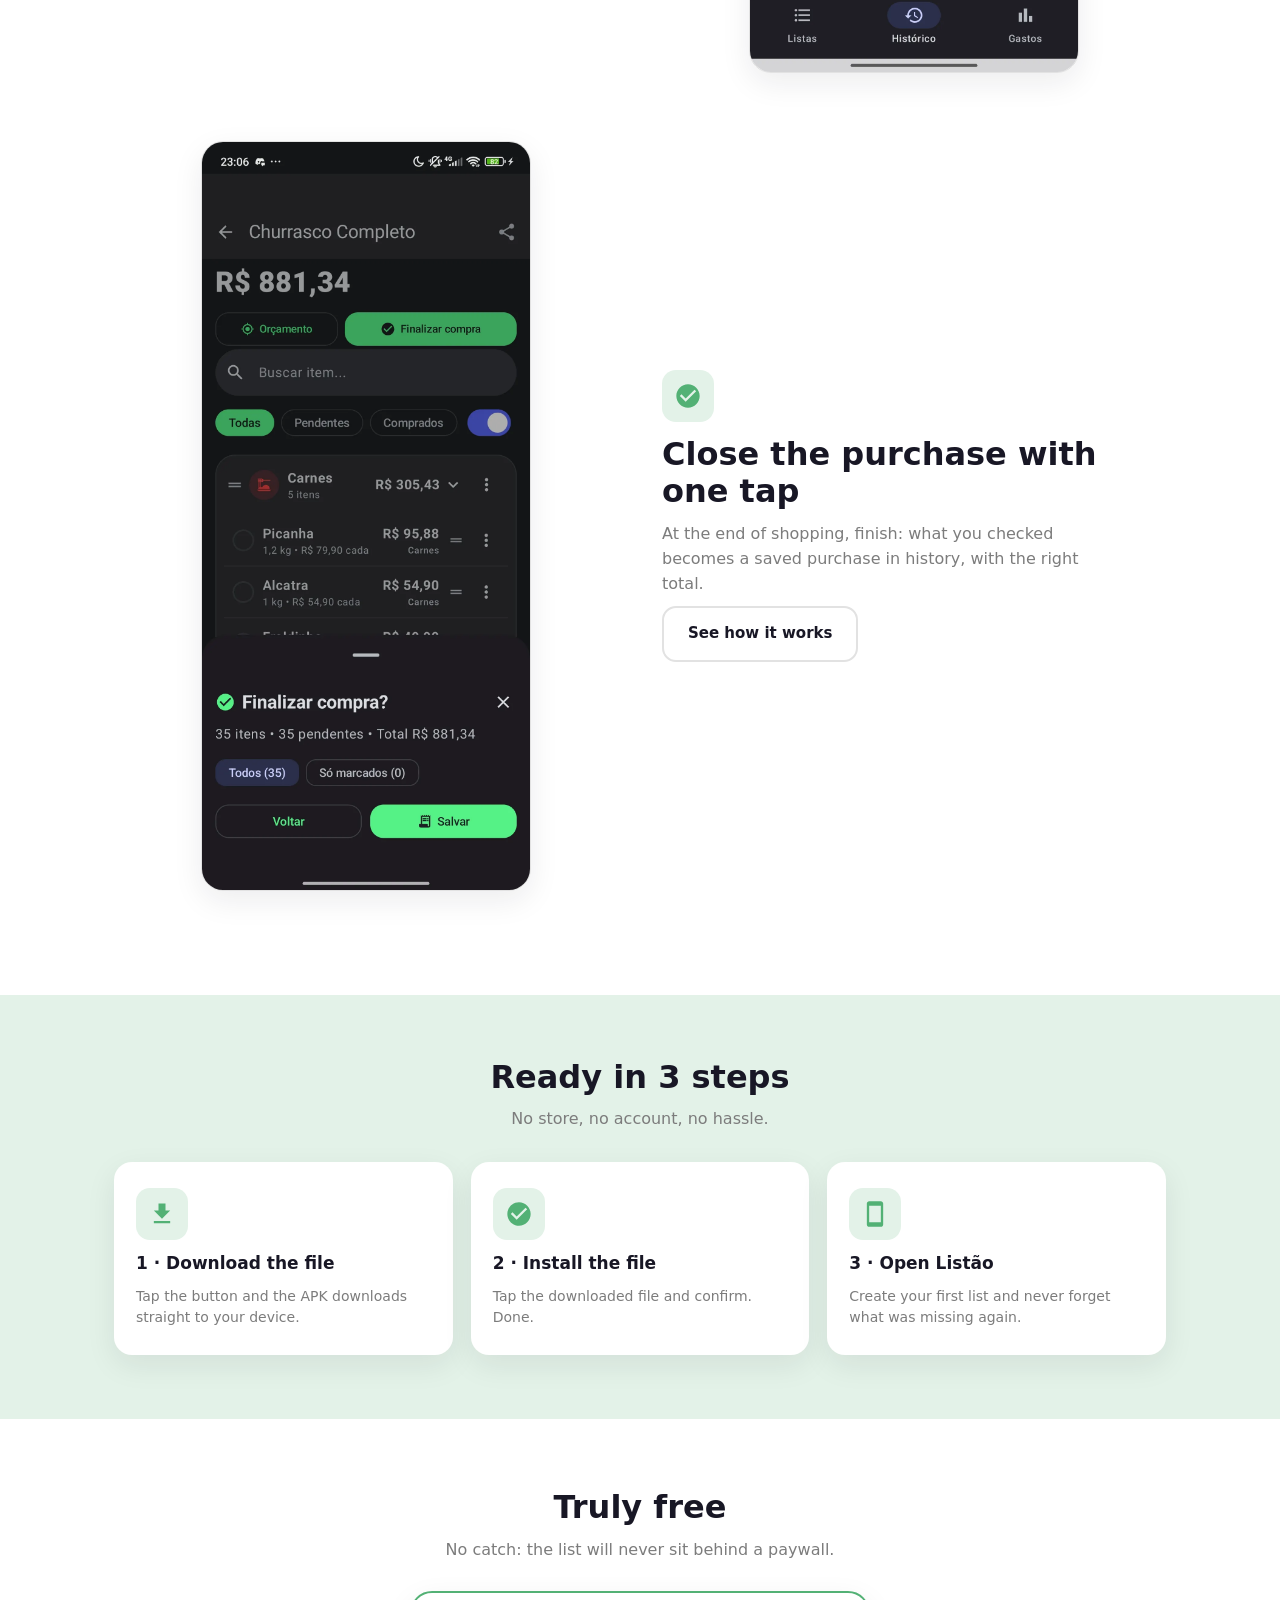
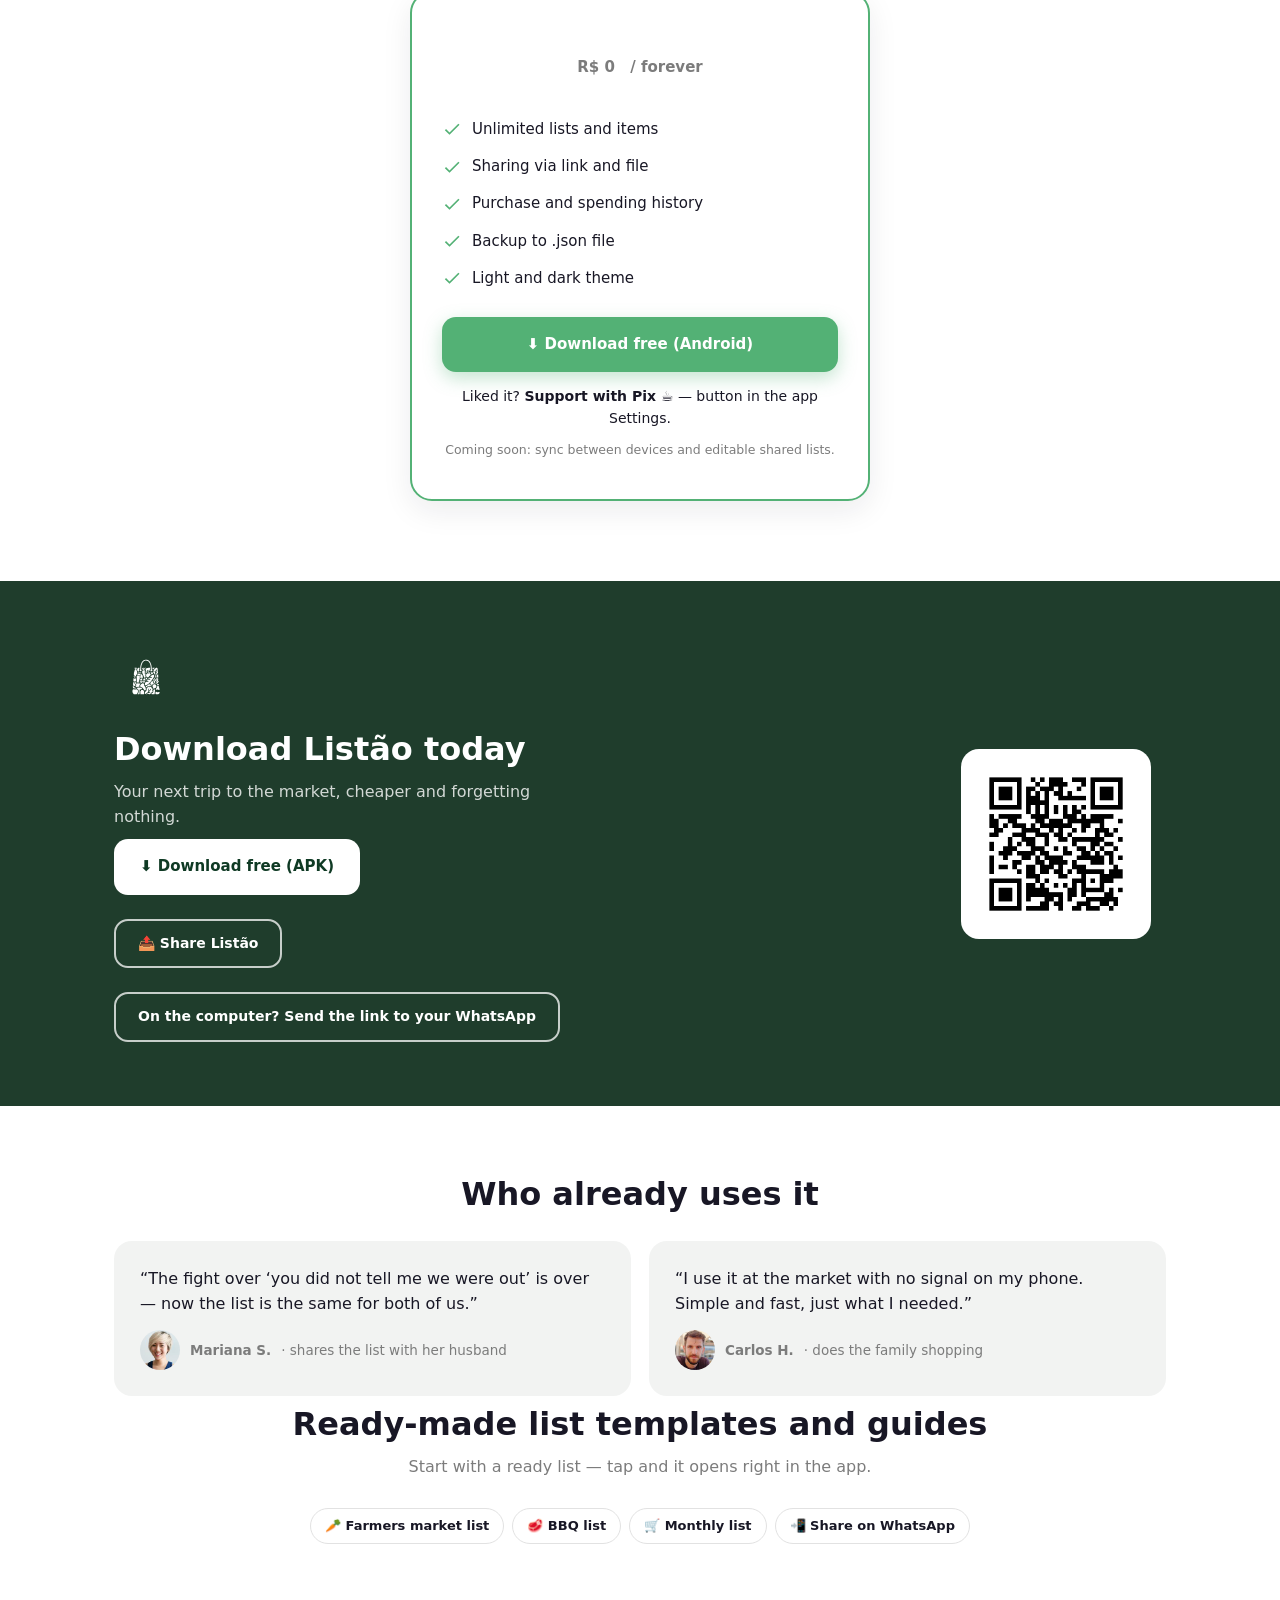
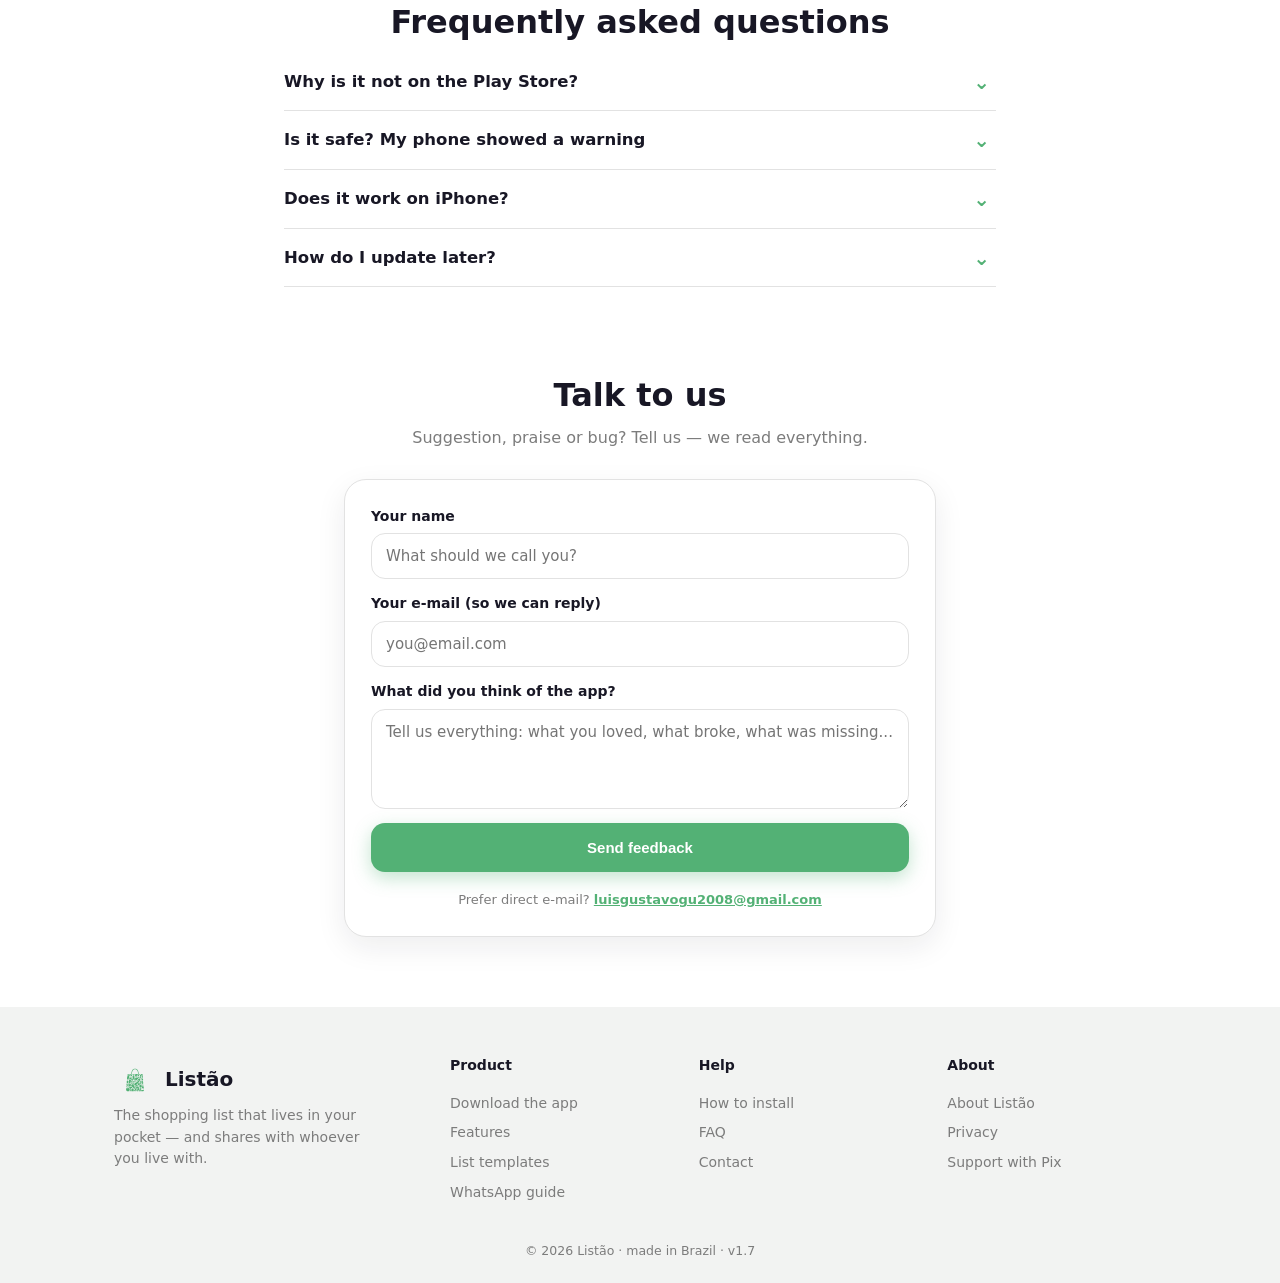
<file: en/index.html>
<!DOCTYPE html>
<html lang="en">
<head>
<meta charset="utf-8">
<meta name="viewport" content="width=device-width, initial-scale=1">
<title>Listão — Free Offline Shopping List App for Android</title>
<meta name="description" content="Free shopping list app for Android: works offline, no signup, track spending and share via WhatsApp link. Download the APK.">
<link rel="canonical" href="https://listao-br.vercel.app/en/">
<link rel="alternate" hreflang="pt-BR" href="https://listao-br.vercel.app/">
<link rel="alternate" hreflang="es" href="https://listao-br.vercel.app/es/">
<link rel="alternate" hreflang="en" href="https://listao-br.vercel.app/en/">
<link rel="alternate" hreflang="x-default" href="https://listao-br.vercel.app/">
<meta name="robots" content="index, follow">
<meta name="theme-color" content="#53B175">
<meta property="og:locale" content="en_US">
<meta property="og:type" content="website">
<meta property="og:site_name" content="Listão">
<meta property="og:title" content="Listão — Free Offline Shopping List App for Android">
<meta property="og:description" content="Build your list, track spending and share via WhatsApp link. Free, offline and no signup. Download the APK.">
<meta property="og:url" content="https://listao-br.vercel.app/en/">
<meta property="og:image" content="https://listao-br.vercel.app/og-negro.png">
<meta property="og:image:width" content="512">
<meta property="og:image:height" content="512">
<meta property="og:image:alt" content="Listão logo">
<meta name="twitter:card" content="summary">
<meta name="twitter:title" content="Listão — Free Offline Shopping List App for Android">
<meta name="twitter:description" content="Free shopping list app, works offline, no signup. Download APK for Android.">
<meta name="twitter:image" content="https://listao-br.vercel.app/og-negro.png">
<meta name="google-site-verification" content="gfNusm2SWcJuj-ExviBEShkn10A6k7FlF6Pcpx3s6PU">
<script type="application/ld+json">
{"@context":"https://schema.org","@type":"MobileApplication","name":"Listão","applicationCategory":"ShoppingApplication","operatingSystem":"Android 8.0+","inLanguage":"en","url":"https://listao-br.vercel.app/en/","downloadUrl":"https://listao-br.vercel.app/listao-v1.7.apk","installUrl":"https://listao-br.vercel.app/en/","softwareVersion":"1.7","fileSize":"3.4MB","description":"Free Android shopping list app: works offline, no signup, track spending and budget, share lists via WhatsApp link.","screenshot":["https://listao-br.vercel.app/prints/lista-marcados.jpg","https://listao-br.vercel.app/prints/categorias.jpg","https://listao-br.vercel.app/prints/graficos.jpg","https://listao-br.vercel.app/prints/historico.jpg"],"offers":{"@type":"Offer","price":"0","priceCurrency":"BRL"},"author":{"@type":"Person","name":"Luis Gustavo Del Bianco"}}
</script>
<script type="application/ld+json">
{"@context":"https://schema.org","@type":"FAQPage","mainEntity":[{"@type":"Question","name":"Why is it not on the Play Store?","acceptedAnswer":{"@type":"Answer","text":"For now we distribute the APK directly: it is lighter, no middleman, and updates come from the same link. We plan to publish to the Play Store when the app matures."}},{"@type":"Question","name":"Is it safe? My phone showed a warning","acceptedAnswer":{"@type":"Answer","text":"That warning appears for any app installed outside the store. The APK is signed, only asks for internet permission, and your data stays on your device."}},{"@type":"Question","name":"Does it work on iPhone?","acceptedAnswer":{"@type":"Answer","text":"Not yet. Listão is Android only for now. Shared list links open a web page for iPhone users."}},{"@type":"Question","name":"How do I update later?","acceptedAnswer":{"@type":"Answer","text":"Download again from this same link and install on top. Your lists and history stay intact."}}]}
</script>
<link rel="icon" type="image/svg+xml" href="/favicon.svg">
<link rel="icon" type="image/png" sizes="48x48" href="/favicon-48.png">
<link rel="stylesheet" href="/estilo.css">
<link rel="preload" as="image" href="/prints/lista-marcados.webp" fetchpriority="high">
<script defer src="https://cdn.vercel-insights.com/v1/script.js"></script>
<style>
  .lang-switch { display:flex; gap:2px; margin-left:10px; }
  .lang-btn { display:inline-flex; align-items:center; border:1px solid #d5ded8; background:#fff; color:#181725; font-weight:700; font-size:12px;
              padding:5px 9px; text-decoration:none; border-radius:8px 0 0 8px; }
  .lang-btn + .lang-btn { border-radius:0; border-left:none; }
  .lang-btn:last-child { border-radius:0 8px 8px 0; }
  .lang-btn.active { background:#53B175; border-color:#53B175; color:#fff; }
  @media (max-width:720px) { .lang-switch { margin-left:6px; } .lang-btn { padding:4px 7px; font-size:11px; } }
</style>
</head>
<body>

<header class="top">
  <div class="container top-row">
    <a class="brand" href="/">
      <img src="/simbolo-verde.svg" alt="Listão logo">
      <span>Listão</span>
    </a>
    <nav>
      <a href="#recursos">Features</a>
      <a href="#como-instalar">How to install</a>
      <a href="#perguntas">FAQ</a>
    </nav>
    <div class="lang-switch">
      <a class="lang-btn" href="/">PT</a>
      <a class="lang-btn" href="/es/">ES</a>
      <a class="lang-btn active" href="./">EN</a>
    </div>
    <a class="btn primary small" data-trk="click_download" data-pos="header" href="/listao-v1.7.apk" download="listao-v1.7.apk">Download free</a>
  </div>
</header>

<main>

<section class="hero">
  <div class="container hero-grid">
    <div class="hero-copy">
      <h1>Your shopping list, <span class="verde">that simple</span></h1>
      <p class="lead">Free, offline and no signup. Build the list, track spending and share via a WhatsApp link — tap and it opens.</p>
      <div class="btn-row">
        <a class="btn primary" data-trk="click_download" data-pos="hero" href="/listao-v1.7.apk" download="listao-v1.7.apk">⬇ Download free (Android)</a>
        <a class="btn ghost" data-trk="click_share" data-pos="hero" data-share href="https://wa.me/?text=Download%20List%C3%A3o%20free%3A%20offline%20shopping%20list%20app%20with%20no%20signup%20https%3A%2F%2Flistao-br.vercel.app%2Fen%2F" target="_blank" rel="noopener">📤 Share</a>
        <a class="btn ghost" data-trk="click_como_instalar" href="#como-instalar">How to install</a>
      </div>
      <p class="meta">v1.7 · ~3.4 MB · direct APK · updated today</p>
      <div class="badges">
        <span class="pill">✓ Share via link</span>
        <span class="pill">✓ Data stays on your device</span>
        <span class="pill">✓ No signup</span>
        <span class="pill">✓ The app opens in your phone's language</span>
      </div>
    </div>

    <div class="phone">
      <div class="screen">
        <img src="/prints/lista-marcados.webp" alt="Listão app with checked items" width="1080" height="2460" fetchpriority="high">
      </div>
    </div>
  </div>
</section>

<section id="recursos" class="container features">

  <div class="feat">
    <div class="feat-copy">
      <span class="icon-chip">
        <svg viewBox="0 0 24 24"><path d="M3.9,12c0,-1.71 1.39,-3.1 3.1,-3.1h4V7H7c-2.76,0 -5,2.24 -5,5s2.24,5 5,5h4v-1.9H7c-1.71,0 -3.1,-1.39 -3.1,-3.1zM8,13h8v-2H8v2zM17,7h-4v1.9h4c1.71,0 3.1,1.39 3.1,3.1s-1.39,3.1 -3.1,3.1h-4V17h4c2.76,0 5,-2.24 5,-5s-2.24,-5 -5,-5z"/></svg>
      </span>
      <h2>Organize and share</h2>
      <p>Categories with color and emoji for every corner of the list. When it is time to split the shopping, the list travels inside a WhatsApp link — tap and it opens.</p>
      <a class="btn ghost" href="#baixar" data-trk="click_ver_prints" data-pos="org">See how it works</a>
    </div>
    <div class="feat-img">
      <img src="/prints/categorias.webp" alt="List organized by categories in Listão" width="1080" height="2460" loading="lazy" decoding="async">
    </div>
  </div>

  <div class="feat rev">
    <div class="feat-copy">
      <span class="icon-chip">
        <svg viewBox="0 0 24 24"><path d="M11.8,10.9c-2.27,-0.59 -3,-1.2 -3,-2.15 0,-1.09 1.01,-1.85 2.7,-1.85 1.78,0 2.44,0.85 2.5,2.1h2.21c-0.07,-1.72 -1.12,-3.3 -3.21,-3.81V3h-3v2.16c-1.94,0.42 -3.5,1.68 -3.5,3.61 0,2.31 1.91,3.46 4.7,4.13 2.5,0.6 3,1.48 3,2.41 0,0.69 -0.49,1.79 -2.7,1.79 -2.06,0 -2.87,-0.92 -2.98,-2.1h-2.2c0.12,2.19 1.76,3.42 3.68,3.83V21h3v-2.15c1.95,-0.37 3.5,-1.5 3.5,-3.55 0,-2.84 -2.43,-3.81 -4.7,-4.4z"/></svg>
      </span>
      <h2>Spending under control</h2>
      <p>Price, quantity and total in real time. Set a budget and follow the charts to see where the money went.</p>
      <a class="btn ghost" href="#baixar" data-trk="click_ver_prints" data-pos="gasto">See how it works</a>
    </div>
    <div class="feat-img">
      <img src="/prints/graficos.webp" alt="Spending charts by category in Listão" width="1080" height="2460" loading="lazy" decoding="async">
    </div>
  </div>

  <div class="feat">
    <div class="feat-copy">
      <span class="icon-chip">
        <svg viewBox="0 0 24 24"><path d="M13,3c-4.97,0 -9,4.03 -9,9L1,12l3.89,3.89 0.07,0.14L9,12L6,12c0,-3.87 3.13,-7 7,-7s7,3.13 7,7 -3.13,7 -7,7c-1.93,0 -3.68,-0.79 -4.94,-2.06l-1.42,1.42C8.27,19.99 10.51,21 13,21c4.97,0 9,-4.03 9,-9s-4.03,-9 -9,-9zM12,8v5l4.28,2.54 0.72,-1.21 -3.5,-2.08L13.5,8L12,8z"/></svg>
      </span>
      <h2>Never forget what you already bought</h2>
      <p>Every finished purchase becomes history. See what you bought, when and for how much — great to compare prices between trips.</p>
      <a class="btn ghost" href="#baixar" data-trk="click_ver_prints" data-pos="historico">See how it works</a>
    </div>
    <div class="feat-img">
      <img src="/prints/historico.webp" alt="Purchase history in Listão" width="1080" height="2460" loading="lazy" decoding="async">
    </div>
  </div>

  <div class="feat rev">
    <div class="feat-copy">
      <span class="icon-chip">
        <svg viewBox="0 0 24 24"><path d="M12,2C6.48,2 2,6.48 2,12s4.48,10 10,10 10,-4.48 10,-10S17.52,2 12,2zM10,17l-5,-5 1.41,-1.41L10,14.17l7.59,-7.59L19,8l-9,9z"/></svg>
      </span>
      <h2>Close the purchase with one tap</h2>
      <p>At the end of shopping, finish: what you checked becomes a saved purchase in history, with the right total.</p>
      <a class="btn ghost" href="#baixar" data-trk="click_ver_prints" data-pos="finalizar">See how it works</a>
    </div>
    <div class="feat-img">
      <img src="/prints/finalizar.webp" alt="Finish purchase in Listão" width="1080" height="2460" loading="lazy" decoding="async">
    </div>
  </div>

</section>

<section id="como-instalar" class="steps-band">
  <div class="container">
    <h2 class="center">Ready in 3 steps</h2>
    <p class="center sub2">No store, no account, no hassle.</p>
    <div class="steps">
      <div class="step">
        <span class="icon-chip">
          <svg viewBox="0 0 24 24"><path d="M19,9h-4V3H9v6H5l7,7 7,-7zM5,18v2h14v-2H5z"/></svg>
        </span>
        <h3>1 · Download the file</h3>
        <p>Tap the button and the APK downloads straight to your device.</p>
      </div>
      <div class="step">
        <span class="icon-chip">
          <svg viewBox="0 0 24 24"><path d="M12,2C6.48,2 2,6.48 2,12s4.48,10 10,10 10,-4.48 10,-10S17.52,2 12,2zM10,17l-5,-5 1.41,-1.41L10,14.17l7.59,-7.59L19,8l-9,9z"/></svg>
        </span>
        <h3>2 · Install the file</h3>
        <p>Tap the downloaded file and confirm. Done.</p>
      </div>
      <div class="step">
        <span class="icon-chip">
          <svg viewBox="0 0 24 24"><path d="M17,1.01L7,1c-1.1,0 -2,0.9 -2,2v18c0,1.1 0.9,2 2,2h10c1.1,0 2,-0.9 2,-2V3c0,-1.1 -0.9,-1.99 -2,-1.99zM17,19H7V5h10v14z"/></svg>
        </span>
        <h3>3 · Open Listão</h3>
        <p>Create your first list and never forget what was missing again.</p>
      </div>
    </div>
  </div>
</section>

<section class="container price">
  <h2 class="center">Truly free</h2>
  <p class="center sub2">No catch: the list will never sit behind a paywall.</p>
  <div class="price-card">
    <div class="price-val"><span>R$ 0</span> <span>/ forever</span></div>
    <ul class="price-list">
      <li><svg viewBox="0 0 24 24"><path d="M9,16.17L4.83,12l-1.42,1.41L9,19 21,7l-1.41,-1.41z"/></svg> Unlimited lists and items</li>
      <li><svg viewBox="0 0 24 24"><path d="M9,16.17L4.83,12l-1.42,1.41L9,19 21,7l-1.41,-1.41z"/></svg> Sharing via link and file</li>
      <li><svg viewBox="0 0 24 24"><path d="M9,16.17L4.83,12l-1.42,1.41L9,19 21,7l-1.41,-1.41z"/></svg> Purchase and spending history</li>
      <li><svg viewBox="0 0 24 24"><path d="M9,16.17L4.83,12l-1.42,1.41L9,19 21,7l-1.41,-1.41z"/></svg> Backup to .json file</li>
      <li><svg viewBox="0 0 24 24"><path d="M9,16.17L4.83,12l-1.42,1.41L9,19 21,7l-1.41,-1.41z"/></svg> Light and dark theme</li>
    </ul>
    <a class="btn primary wide" data-trk="click_download" data-pos="preco" href="/listao-v1.7.apk" download="listao-v1.7.apk">⬇ Download free (Android)</a>
    <p class="pix-note">Liked it? <b>Support with Pix ☕</b> — button in the app Settings.</p>
    <p class="soon">Coming soon: sync between devices and editable shared lists.</p>
  </div>
</section>

<section id="baixar" class="final">
  <div class="container final-grid">
    <div>
      <img class="final-logo" src="/simbolo-branco.svg" alt="">
      <h2>Download Listão today</h2>
      <p>Your next trip to the market, cheaper and forgetting nothing.</p>
      <a class="btn white" data-trk="click_download" data-pos="final" href="/listao-v1.7.apk" download="listao-v1.7.apk">⬇ Download free (APK)</a>
      <div style="margin-top:12px"><a class="wa-link" data-trk="click_share" data-pos="final" data-share href="https://wa.me/?text=Download%20List%C3%A3o%20free%3A%20offline%20shopping%20list%20app%20with%20no%20signup%20https%3A%2F%2Flistao-br.vercel.app%2Fen%2F" target="_blank" rel="noopener">📤 Share Listão</a></div>
      <div style="margin-top:12px"><a class="wa-link" data-trk="click_whatsapp" href="https://wa.me/?text=Download%20List%C3%A3o%20free%20for%20Android%3A%20https%3A%2F%2Flistao-br.vercel.app%2Fen%2F" target="_blank" rel="noopener">On the computer? Send the link to your WhatsApp</a></div>
    </div>
    <div><img class="qr-img" src="/qr-download.png" alt="QR code to download Listão"></div>
  </div>
</section>

<section class="container quotes">
  <h2 class="center">Who already uses it</h2>
  <div class="quote-grid">
    <figure class="quote">
      <blockquote>“The fight over ‘you did not tell me we were out’ is over — now the list is the same for both of us.”</blockquote>
      <figcaption><img class="avatar" src="/prints/avatar-mariana.jpg" alt="Mariana" width="80" height="80" loading="lazy"> <b>Mariana S.</b> · shares the list with her husband</figcaption>
    </figure>
    <figure class="quote">
      <blockquote>“I use it at the market with no signal on my phone. Simple and fast, just what I needed.”</blockquote>
      <figcaption><img class="avatar" src="/prints/avatar-carlos.jpg" alt="Carlos" width="80" height="80" loading="lazy"> <b>Carlos H.</b> · does the family shopping</figcaption>
    </figure>
  </div>
</section>

<section id="modelos" class="container">
  <h2 class="center">Ready-made list templates and guides</h2>
  <p class="center sub2">Start with a ready list — tap and it opens right in the app.</p>
  <div class="badges" style="justify-content:center">
    <a class="pill" style="text-decoration:none;color:inherit" href="/modelos/feira.html">🥕 Farmers market list</a>
    <a class="pill" style="text-decoration:none;color:inherit" href="/modelos/churrasco.html">🥩 BBQ list</a>
    <a class="pill" style="text-decoration:none;color:inherit" href="/modelos/mes.html">🛒 Monthly list</a>
    <a class="pill" style="text-decoration:none;color:inherit" href="/guias/compartilhar-whatsapp.html">📲 Share on WhatsApp</a>
  </div>
</section>

<section id="perguntas" class="container faq">
  <h2 class="center">Frequently asked questions</h2>
  <details data-q="play">
    <summary>Why is it not on the Play Store?</summary>
    <p>For now we distribute directly: it is lighter, no middleman, and updates land on the same link. The plan is to hit the Play Store when the app matures.</p>
  </details>
  <details data-q="seguro">
    <summary>Is it safe? My phone showed a warning</summary>
    <p>The warning shows up for any app installed outside the store. The APK is signed, asks only for internet permission and your data stays on your device.</p>
  </details>
  <details data-q="iphone">
    <summary>Does it work on iPhone?</summary>
    <p>Not yet. Today Listão is Android — the shared link opens a page with the list for iPhone users.</p>
  </details>
  <details data-q="atualizar">
    <summary>How do I update later?</summary>
    <p>Download again from this same link and install on top. Your lists and history stay intact.</p>
  </details>
</section>

<section id="contato" class="container feedback">
  <h2 class="center">Talk to us</h2>
  <p class="center sub2">Suggestion, praise or bug? Tell us — we read everything.</p>
  <form class="fb-form" action="https://formsubmit.co/luisgustavogu2008@gmail.com" method="POST">
    <input type="text" name="_honey" class="hp" tabindex="-1" autocomplete="off">
    <input type="hidden" name="_subject" value="New feedback from Listão site (EN)">
    <input type="hidden" name="_next" value="https://listao-br.vercel.app/obrigado.html">
    <input type="hidden" name="_template" value="table">
    <input type="hidden" name="_captcha" value="false">
    <label><span>Your name</span>
      <input type="text" name="nome" placeholder="What should we call you?" required maxlength="60">
    </label>
    <label><span>Your e-mail (so we can reply)</span>
      <input type="email" name="email" placeholder="you@email.com" required maxlength="80">
    </label>
    <label><span>What did you think of the app?</span>
      <textarea name="mensagem" rows="4" placeholder="Tell us everything: what you loved, what broke, what was missing..." required maxlength="2000"></textarea>
    </label>
    <button class="btn primary wide" type="submit">Send feedback</button>
    <p class="fb-alt">Prefer direct e-mail? <a href="mailto:luisgustavogu2008@gmail.com">luisgustavogu2008@gmail.com</a></p>
  </form>
</section>

</main>

<footer>
  <div class="container foot-grid">
    <div class="foot-brand">
      <a class="brand" href="/"><img src="/simbolo-verde.svg" alt=""><span>Listão</span></a>
      <p>The shopping list that lives in your pocket — and shares with whoever you live with.</p>
    </div>
    <div>
      <h4>Product</h4>
      <a href="#baixar">Download the app</a>
      <a href="#recursos">Features</a>
      <a href="/modelos/feira.html">List templates</a>
      <a href="/guias/compartilhar-whatsapp.html">WhatsApp guide</a>
    </div>
    <div>
      <h4>Help</h4>
      <a href="#como-instalar">How to install</a>
      <a href="#perguntas">FAQ</a>
      <a href="#contato">Contact</a>
    </div>
    <div>
      <h4>About</h4>
      <a href="/sobre.html">About Listão</a>
      <a href="/privacidade.html">Privacy</a>
      <a href="#">Support with Pix</a>
    </div>
  </div>
  <div class="container copy">© 2026 Listão · made in Brazil · v1.7</div>
</footer>

<script src="/trk.js" defer></script>
<script>
  (function () {
    var links = document.querySelectorAll("[data-share]");
    if (!links.length) return;
    var share = { title: "Listão — free shopping list",
                  text: "Free shopping list, offline and no signup. Download the app:",
                  url: "https://listao-br.vercel.app/en/" };
    links.forEach(function (a) {
      a.addEventListener("click", function (e) {
        if (!navigator.share) return;
        e.preventDefault();
        navigator.share(share).catch(function () {});
      });
    });
  })();
</script>
</body>
</html>
</file>
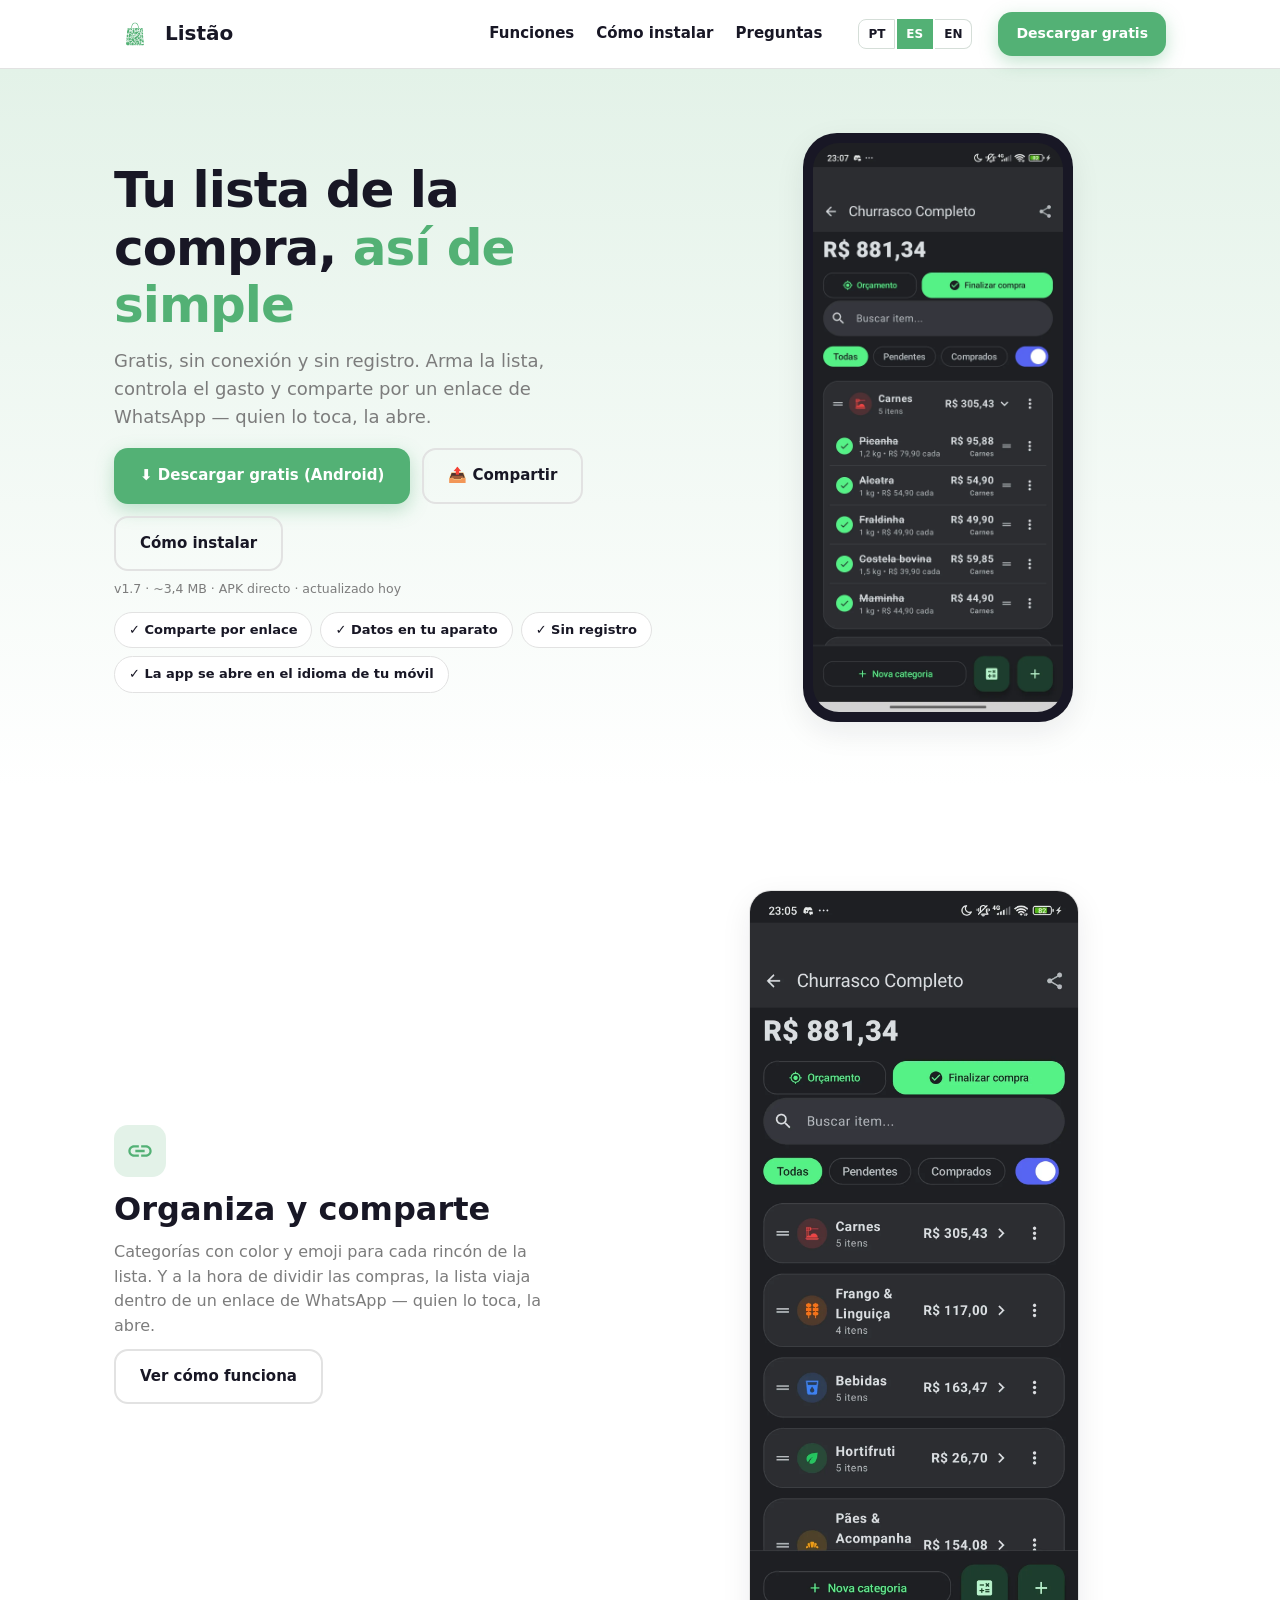
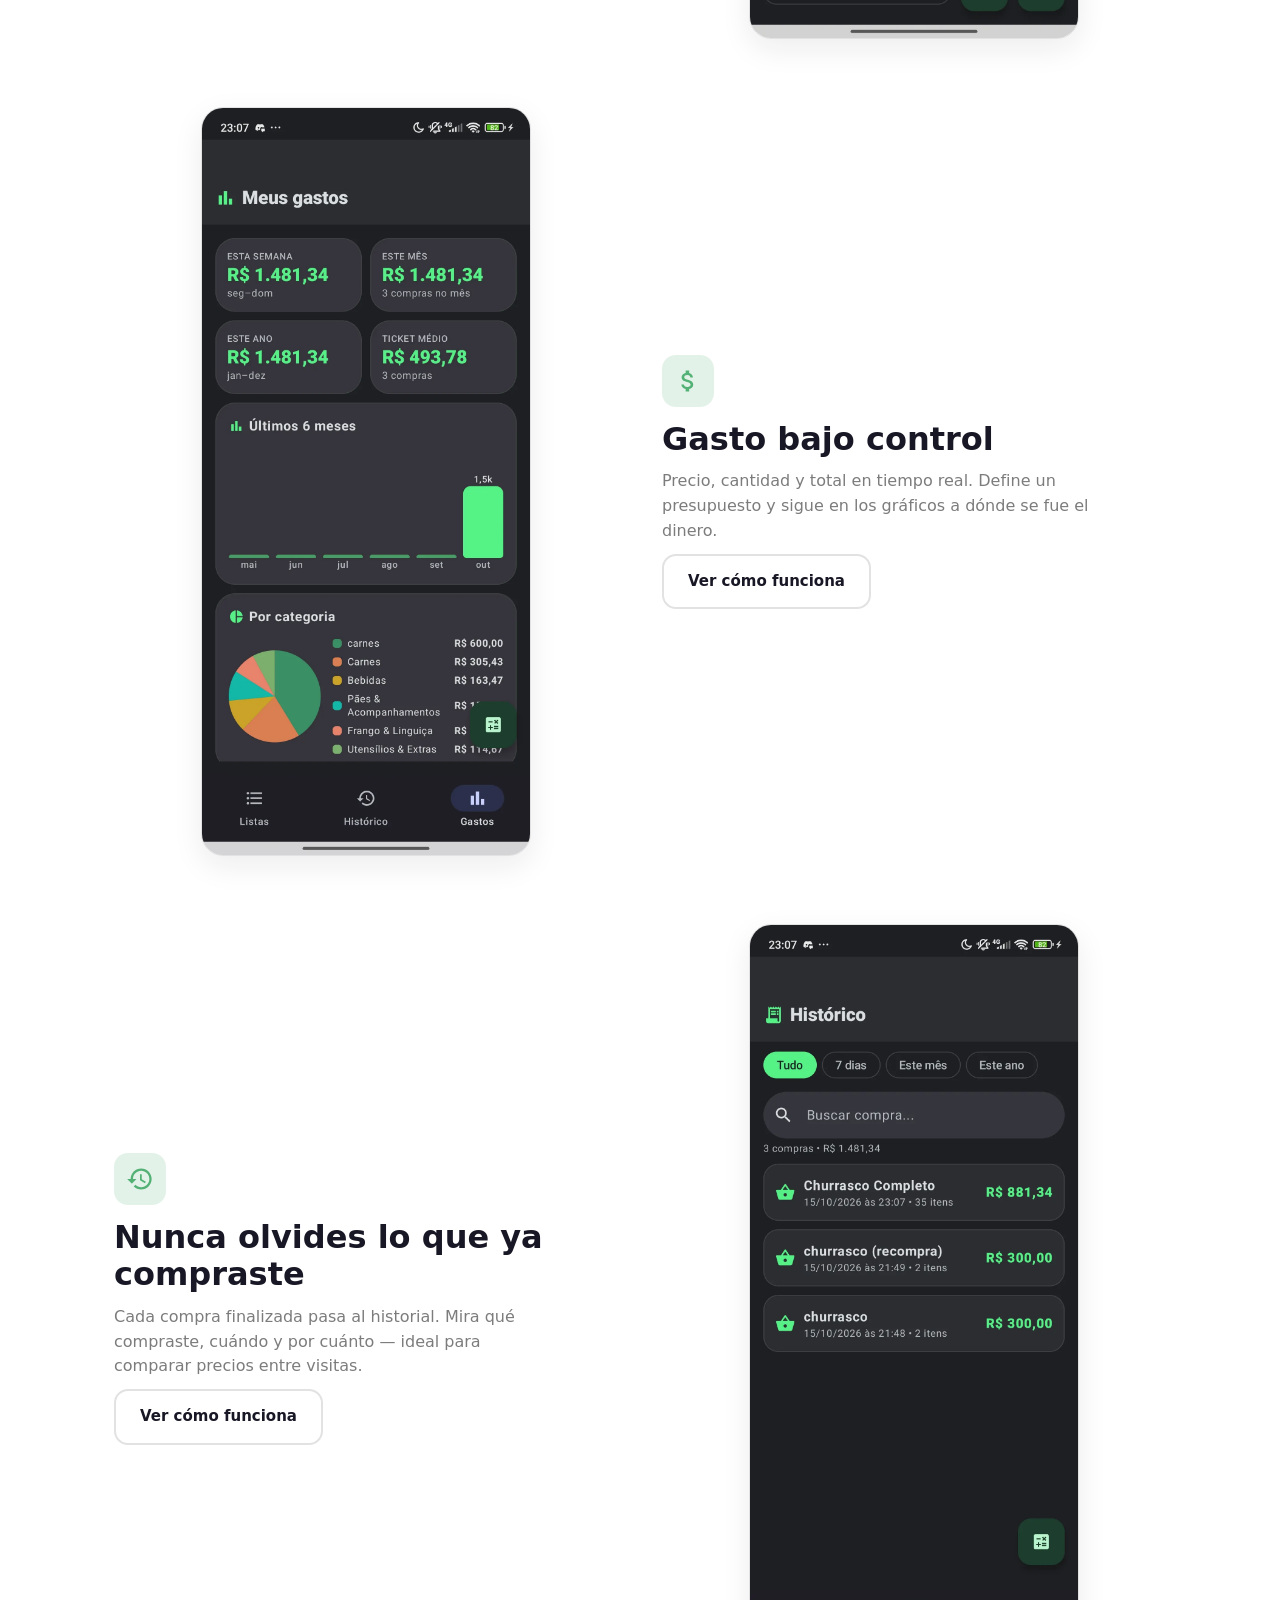
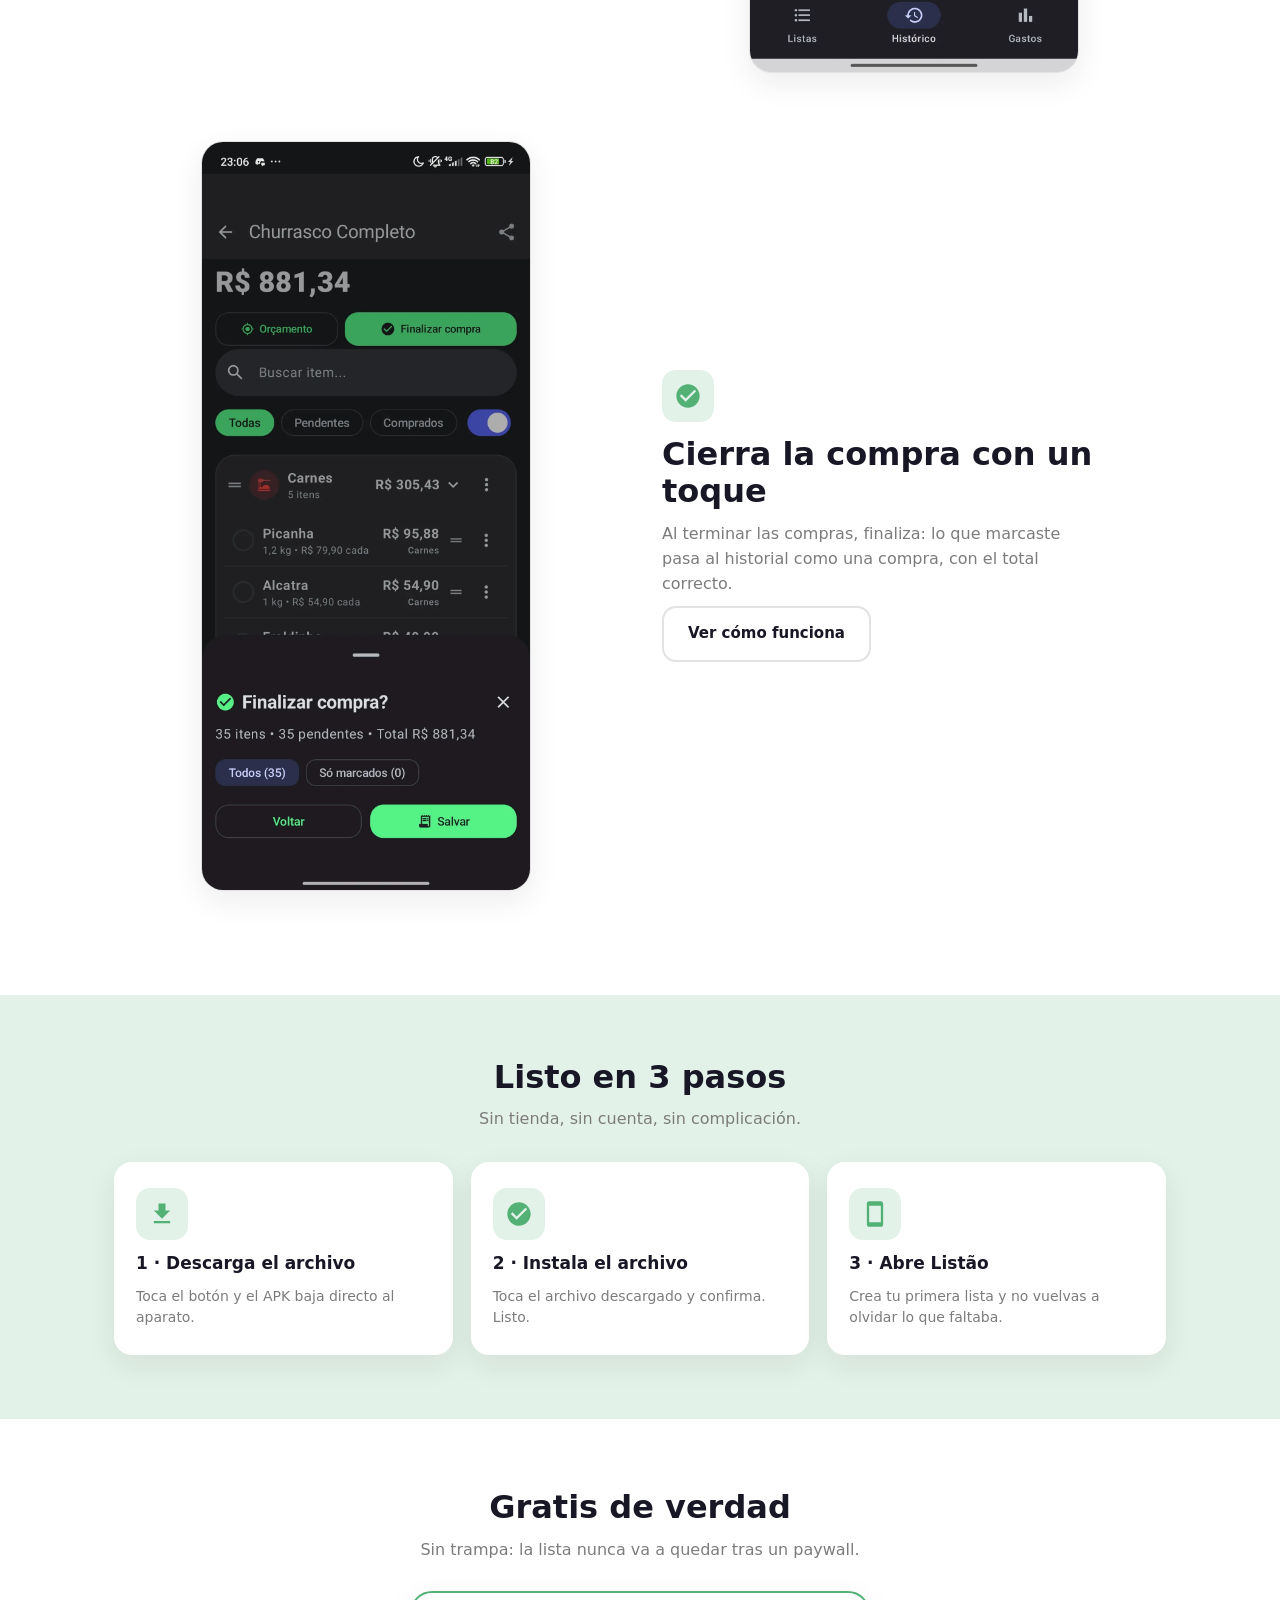
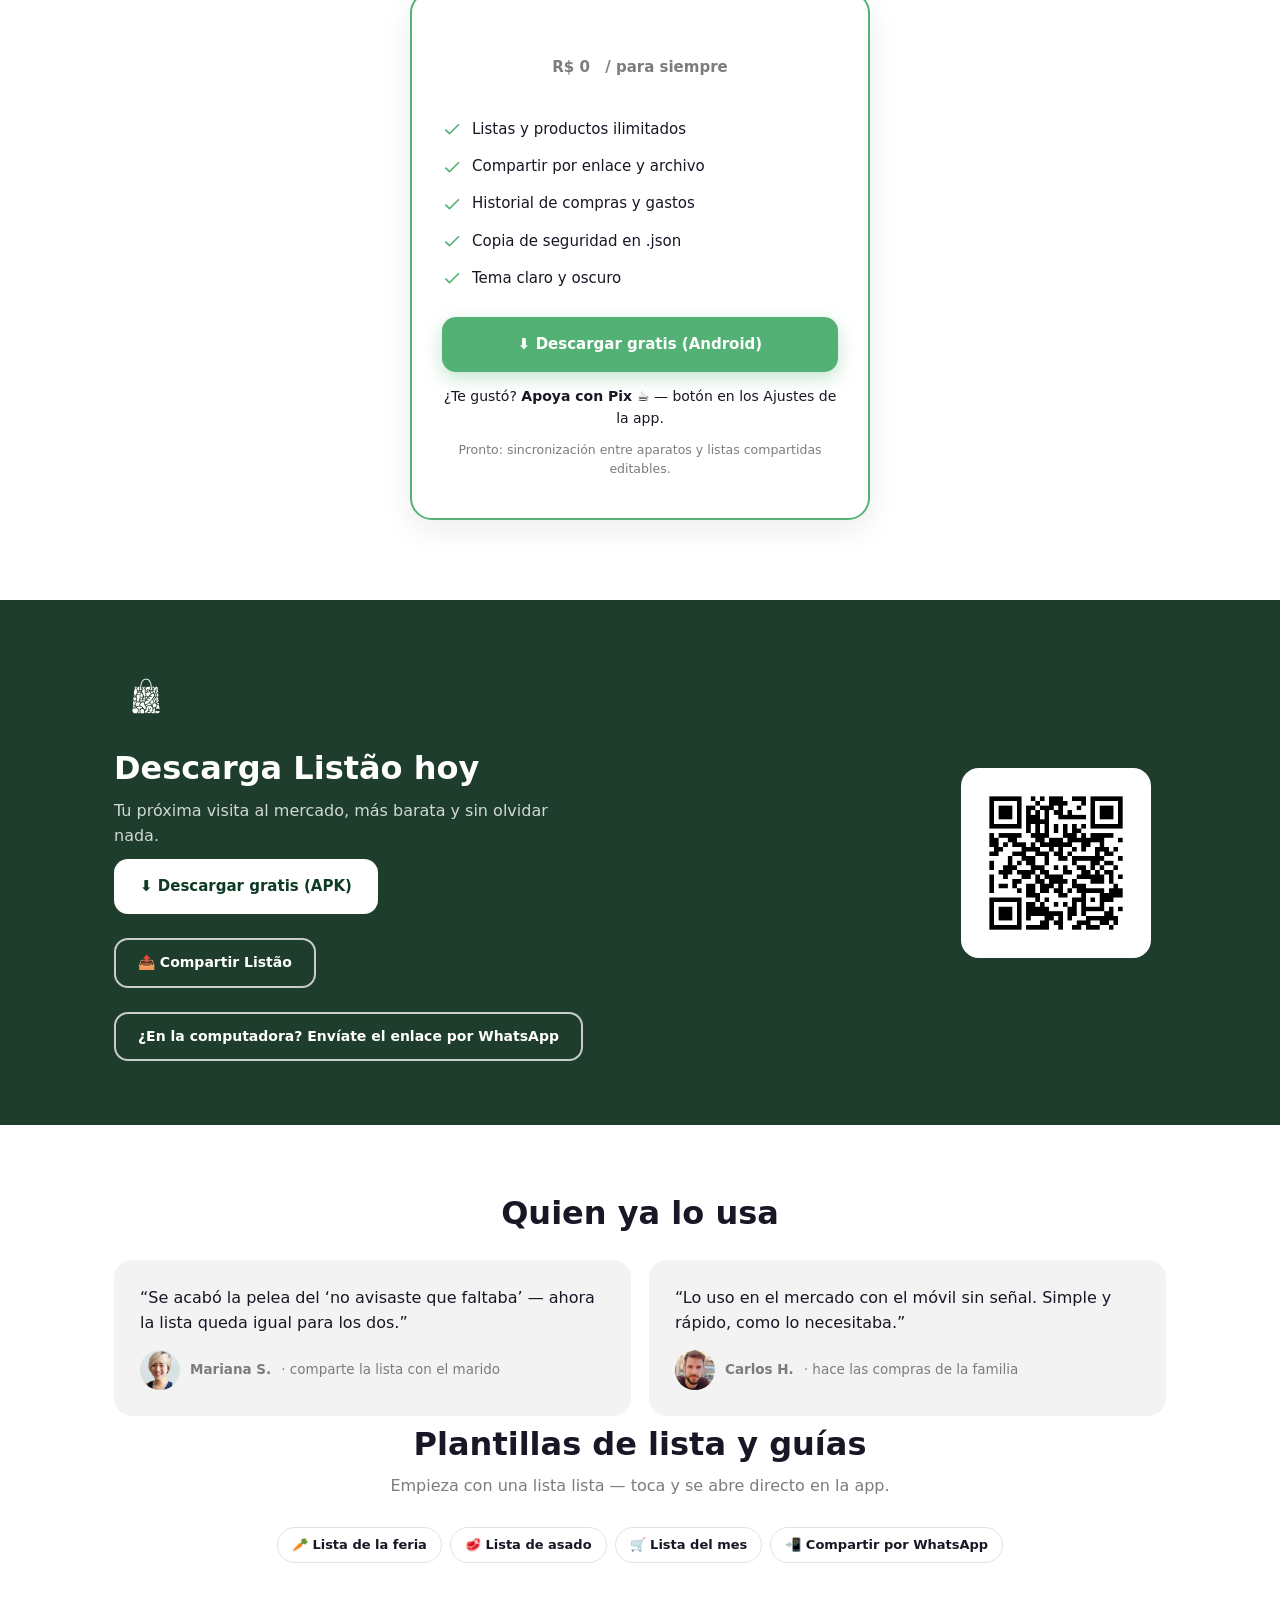
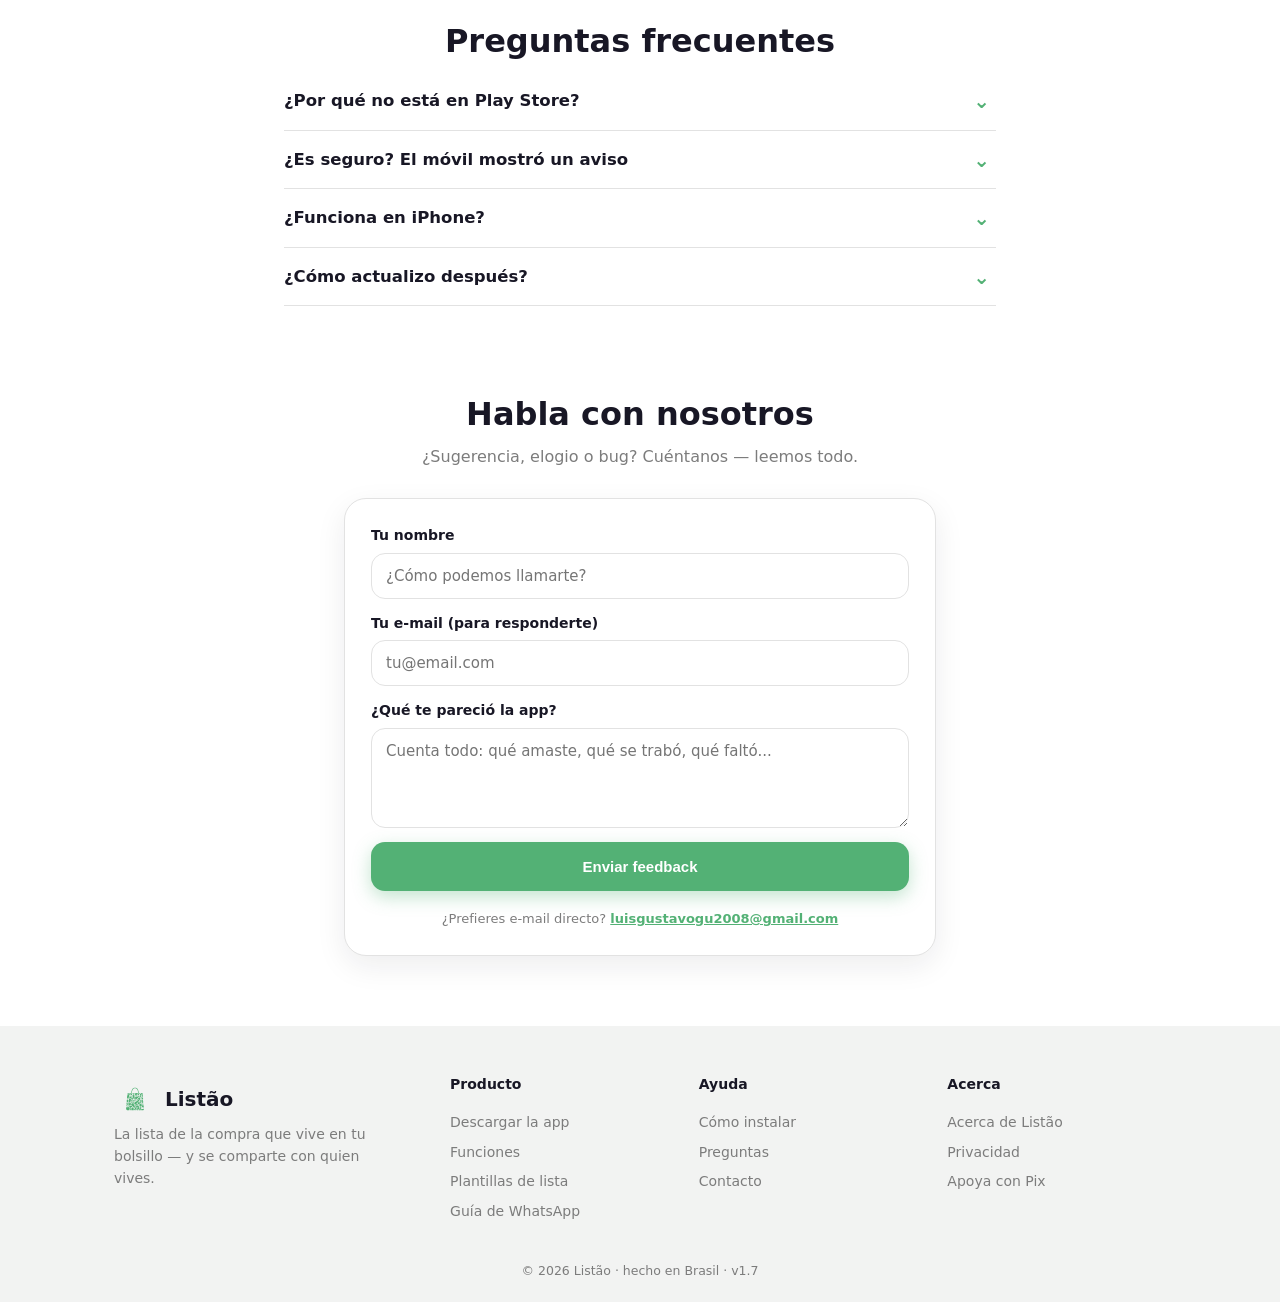
<file: es/index.html>
<!DOCTYPE html>
<html lang="es">
<head>
<meta charset="utf-8">
<meta name="viewport" content="width=device-width, initial-scale=1">
<title>Listão — App de Lista de la Compra Gratis y Sin Conexión</title>
<meta name="description" content="App gratis de lista de la compra para Android: funciona sin conexión, sin registro, controla gastos y comparte por enlace de WhatsApp. Descarga el APK.">
<link rel="canonical" href="https://listao-br.vercel.app/es/">
<link rel="alternate" hreflang="pt-BR" href="https://listao-br.vercel.app/">
<link rel="alternate" hreflang="es" href="https://listao-br.vercel.app/es/">
<link rel="alternate" hreflang="en" href="https://listao-br.vercel.app/en/">
<link rel="alternate" hreflang="x-default" href="https://listao-br.vercel.app/">
<meta name="robots" content="index, follow">
<meta name="theme-color" content="#53B175">
<meta property="og:locale" content="es_ES">
<meta property="og:type" content="website">
<meta property="og:site_name" content="Listão">
<meta property="og:title" content="Listão — App de Lista de la Compra Gratis y Sin Conexión">
<meta property="og:description" content="Arma la lista, controla el gasto y comparte por un enlace de WhatsApp. Gratis, sin conexión y sin registro. Descarga el APK.">
<meta property="og:url" content="https://listao-br.vercel.app/es/">
<meta property="og:image" content="https://listao-br.vercel.app/og-negro.png">
<meta property="og:image:width" content="512">
<meta property="og:image:height" content="512">
<meta property="og:image:alt" content="Logo de Listão">
<meta name="twitter:card" content="summary">
<meta name="twitter:title" content="Listão — App de Lista de la Compra Gratis y Sin Conexión">
<meta name="twitter:description" content="Lista de la compra gratis, sin conexión y sin registro. Descarga el APK para Android.">
<meta name="twitter:image" content="https://listao-br.vercel.app/og-negro.png">
<meta name="google-site-verification" content="gfNusm2SWcJuj-ExviBEShkn10A6k7FlF6Pcpx3s6PU">
<script type="application/ld+json">
{"@context":"https://schema.org","@type":"MobileApplication","name":"Listão","applicationCategory":"ShoppingApplication","operatingSystem":"Android 8.0+","inLanguage":"es","url":"https://listao-br.vercel.app/es/","downloadUrl":"https://listao-br.vercel.app/listao-v1.7.apk","installUrl":"https://listao-br.vercel.app/es/","softwareVersion":"1.7","fileSize":"3.4MB","description":"App gratis de lista de la compra para Android: funciona sin conexión, sin registro, controla gastos y presupuesto, y comparte la lista por enlace en WhatsApp.","screenshot":["https://listao-br.vercel.app/prints/lista-marcados.jpg","https://listao-br.vercel.app/prints/categorias.jpg","https://listao-br.vercel.app/prints/graficos.jpg","https://listao-br.vercel.app/prints/historico.jpg"],"offers":{"@type":"Offer","price":"0","priceCurrency":"BRL"},"author":{"@type":"Person","name":"Luis Gustavo Del Bianco"}}
</script>
<script type="application/ld+json">
{"@context":"https://schema.org","@type":"FAQPage","mainEntity":[{"@type":"Question","name":"¿Por qué no está en Play Store?","acceptedAnswer":{"@type":"Answer","text":"Por ahora distribuimos el APK directo: es más liviano, sin intermediarios y con actualización en el mismo enlace. La idea es entrar en Play cuando la app madure."}},{"@type":"Question","name":"¿Es seguro? El móvil mostró un aviso","acceptedAnswer":{"@type":"Answer","text":"El aviso aparece para cualquier app instalada fuera de la tienda. El APK está firmado, pide solo permiso de internet y tus datos quedan en tu aparato."}},{"@type":"Question","name":"¿Funciona en iPhone?","acceptedAnswer":{"@type":"Answer","text":"Todavía no. Hoy Listão es Android — el enlace compartido abre una página con la lista para quien tiene iPhone."}},{"@type":"Question","name":"¿Cómo actualizo después?","acceptedAnswer":{"@type":"Answer","text":"Descarga de nuevo en este mismo enlace e instala encima. Tus listas y el historial quedan intactos."}}]}
</script>
<link rel="icon" type="image/svg+xml" href="/favicon.svg">
<link rel="icon" type="image/png" sizes="48x48" href="/favicon-48.png">
<link rel="stylesheet" href="/estilo.css">
<link rel="preload" as="image" href="/prints/lista-marcados.webp" fetchpriority="high">
<script defer src="https://cdn.vercel-insights.com/v1/script.js"></script>
<style>
  .lang-switch { display:flex; gap:2px; margin-left:10px; }
  .lang-btn { display:inline-flex; align-items:center; border:1px solid #d5ded8; background:#fff; color:#181725; font-weight:700; font-size:12px;
              padding:5px 9px; text-decoration:none; border-radius:8px 0 0 8px; }
  .lang-btn + .lang-btn { border-radius:0; border-left:none; }
  .lang-btn:last-child { border-radius:0 8px 8px 0; }
  .lang-btn.active { background:#53B175; border-color:#53B175; color:#fff; }
  @media (max-width:720px) { .lang-switch { margin-left:6px; } .lang-btn { padding:4px 7px; font-size:11px; } }
</style>
</head>
<body>

<header class="top">
  <div class="container top-row">
    <a class="brand" href="/">
      <img src="/simbolo-verde.svg" alt="Logo Listão">
      <span>Listão</span>
    </a>
    <nav>
      <a href="#recursos">Funciones</a>
      <a href="#como-instalar">Cómo instalar</a>
      <a href="#perguntas">Preguntas</a>
    </nav>
    <div class="lang-switch">
      <a class="lang-btn" href="/">PT</a>
      <a class="lang-btn active" href="./">ES</a>
      <a class="lang-btn" href="/en/">EN</a>
    </div>
    <a class="btn primary small" data-trk="click_download" data-pos="header" href="/listao-v1.7.apk" download="listao-v1.7.apk">Descargar gratis</a>
  </div>
</header>

<main>

<section class="hero">
  <div class="container hero-grid">
    <div class="hero-copy">
      <h1>Tu lista de la compra, <span class="verde">así de simple</span></h1>
      <p class="lead">Gratis, sin conexión y sin registro. Arma la lista, controla el gasto y comparte por un enlace de WhatsApp — quien lo toca, la abre.</p>
      <div class="btn-row">
        <a class="btn primary" data-trk="click_download" data-pos="hero" href="/listao-v1.7.apk" download="listao-v1.7.apk">⬇ Descargar gratis (Android)</a>
        <a class="btn ghost" data-trk="click_share" data-pos="hero" data-share href="https://wa.me/?text=Descarga%20List%C3%A3o%20gratis%3A%20app%20de%20lista%20de%20la%20compra%20sin%20conexi%C3%B3n%20y%20sin%20registro%20https%3A%2F%2Flistao-br.vercel.app%2Fes%2F" target="_blank" rel="noopener">📤 Compartir</a>
        <a class="btn ghost" data-trk="click_como_instalar" href="#como-instalar">Cómo instalar</a>
      </div>
      <p class="meta">v1.7 · ~3,4 MB · APK directo · actualizado hoy</p>
      <div class="badges">
        <span class="pill">✓ Comparte por enlace</span>
        <span class="pill">✓ Datos en tu aparato</span>
        <span class="pill">✓ Sin registro</span>
        <span class="pill">✓ La app se abre en el idioma de tu móvil</span>
      </div>
    </div>

    <div class="phone">
      <div class="screen">
        <img src="/prints/lista-marcados.webp" alt="App Listão con productos marcados" width="1080" height="2460" fetchpriority="high">
      </div>
    </div>
  </div>
</section>

<section id="recursos" class="container features">

  <div class="feat">
    <div class="feat-copy">
      <span class="icon-chip">
        <svg viewBox="0 0 24 24"><path d="M3.9,12c0,-1.71 1.39,-3.1 3.1,-3.1h4V7H7c-2.76,0 -5,2.24 -5,5s2.24,5 5,5h4v-1.9H7c-1.71,0 -3.1,-1.39 -3.1,-3.1zM8,13h8v-2H8v2zM17,7h-4v1.9h4c1.71,0 3.1,1.39 3.1,3.1s-1.39,3.1 -3.1,3.1h-4V17h4c2.76,0 5,-2.24 5,-5s-2.24,-5 -5,-5z"/></svg>
      </span>
      <h2>Organiza y comparte</h2>
      <p>Categorías con color y emoji para cada rincón de la lista. Y a la hora de dividir las compras, la lista viaja dentro de un enlace de WhatsApp — quien lo toca, la abre.</p>
      <a class="btn ghost" href="#baixar" data-trk="click_ver_prints" data-pos="org">Ver cómo funciona</a>
    </div>
    <div class="feat-img">
      <img src="/prints/categorias.webp" alt="Lista organizada por categorías en Listão" width="1080" height="2460" loading="lazy" decoding="async">
    </div>
  </div>

  <div class="feat rev">
    <div class="feat-copy">
      <span class="icon-chip">
        <svg viewBox="0 0 24 24"><path d="M11.8,10.9c-2.27,-0.59 -3,-1.2 -3,-2.15 0,-1.09 1.01,-1.85 2.7,-1.85 1.78,0 2.44,0.85 2.5,2.1h2.21c-0.07,-1.72 -1.12,-3.3 -3.21,-3.81V3h-3v2.16c-1.94,0.42 -3.5,1.68 -3.5,3.61 0,2.31 1.91,3.46 4.7,4.13 2.5,0.6 3,1.48 3,2.41 0,0.69 -0.49,1.79 -2.7,1.79 -2.06,0 -2.87,-0.92 -2.98,-2.1h-2.2c0.12,2.19 1.76,3.42 3.68,3.83V21h3v-2.15c1.95,-0.37 3.5,-1.5 3.5,-3.55 0,-2.84 -2.43,-3.81 -4.7,-4.4z"/></svg>
      </span>
      <h2>Gasto bajo control</h2>
      <p>Precio, cantidad y total en tiempo real. Define un presupuesto y sigue en los gráficos a dónde se fue el dinero.</p>
      <a class="btn ghost" href="#baixar" data-trk="click_ver_prints" data-pos="gasto">Ver cómo funciona</a>
    </div>
    <div class="feat-img">
      <img src="/prints/graficos.webp" alt="Gráficos de gastos por categoría en Listão" width="1080" height="2460" loading="lazy" decoding="async">
    </div>
  </div>

  <div class="feat">
    <div class="feat-copy">
      <span class="icon-chip">
        <svg viewBox="0 0 24 24"><path d="M13,3c-4.97,0 -9,4.03 -9,9L1,12l3.89,3.89 0.07,0.14L9,12L6,12c0,-3.87 3.13,-7 7,-7s7,3.13 7,7 -3.13,7 -7,7c-1.93,0 -3.68,-0.79 -4.94,-2.06l-1.42,1.42C8.27,19.99 10.51,21 13,21c4.97,0 9,-4.03 9,-9s-4.03,-9 -9,-9zM12,8v5l4.28,2.54 0.72,-1.21 -3.5,-2.08L13.5,8L12,8z"/></svg>
      </span>
      <h2>Nunca olvides lo que ya compraste</h2>
      <p>Cada compra finalizada pasa al historial. Mira qué compraste, cuándo y por cuánto — ideal para comparar precios entre visitas.</p>
      <a class="btn ghost" href="#baixar" data-trk="click_ver_prints" data-pos="historico">Ver cómo funciona</a>
    </div>
    <div class="feat-img">
      <img src="/prints/historico.webp" alt="Historial de compras en Listão" width="1080" height="2460" loading="lazy" decoding="async">
    </div>
  </div>

  <div class="feat rev">
    <div class="feat-copy">
      <span class="icon-chip">
        <svg viewBox="0 0 24 24"><path d="M12,2C6.48,2 2,6.48 2,12s4.48,10 10,10 10,-4.48 10,-10S17.52,2 12,2zM10,17l-5,-5 1.41,-1.41L10,14.17l7.59,-7.59L19,8l-9,9z"/></svg>
      </span>
      <h2>Cierra la compra con un toque</h2>
      <p>Al terminar las compras, finaliza: lo que marcaste pasa al historial como una compra, con el total correcto.</p>
      <a class="btn ghost" href="#baixar" data-trk="click_ver_prints" data-pos="finalizar">Ver cómo funciona</a>
    </div>
    <div class="feat-img">
      <img src="/prints/finalizar.webp" alt="Finalizar compra en Listão" width="1080" height="2460" loading="lazy" decoding="async">
    </div>
  </div>

</section>

<section id="como-instalar" class="steps-band">
  <div class="container">
    <h2 class="center">Listo en 3 pasos</h2>
    <p class="center sub2">Sin tienda, sin cuenta, sin complicación.</p>
    <div class="steps">
      <div class="step">
        <span class="icon-chip">
          <svg viewBox="0 0 24 24"><path d="M19,9h-4V3H9v6H5l7,7 7,-7zM5,18v2h14v-2H5z"/></svg>
        </span>
        <h3>1 · Descarga el archivo</h3>
        <p>Toca el botón y el APK baja directo al aparato.</p>
      </div>
      <div class="step">
        <span class="icon-chip">
          <svg viewBox="0 0 24 24"><path d="M12,2C6.48,2 2,6.48 2,12s4.48,10 10,10 10,-4.48 10,-10S17.52,2 12,2zM10,17l-5,-5 1.41,-1.41L10,14.17l7.59,-7.59L19,8l-9,9z"/></svg>
        </span>
        <h3>2 · Instala el archivo</h3>
        <p>Toca el archivo descargado y confirma. Listo.</p>
      </div>
      <div class="step">
        <span class="icon-chip">
          <svg viewBox="0 0 24 24"><path d="M17,1.01L7,1c-1.1,0 -2,0.9 -2,2v18c0,1.1 0.9,2 2,2h10c1.1,0 2,-0.9 2,-2V3c0,-1.1 -0.9,-1.99 -2,-1.99zM17,19H7V5h10v14z"/></svg>
        </span>
        <h3>3 · Abre Listão</h3>
        <p>Crea tu primera lista y no vuelvas a olvidar lo que faltaba.</p>
      </div>
    </div>
  </div>
</section>

<section class="container price">
  <h2 class="center">Gratis de verdad</h2>
  <p class="center sub2">Sin trampa: la lista nunca va a quedar tras un paywall.</p>
  <div class="price-card">
    <div class="price-val"><span>R$ 0</span> <span>/ para siempre</span></div>
    <ul class="price-list">
      <li><svg viewBox="0 0 24 24"><path d="M9,16.17L4.83,12l-1.42,1.41L9,19 21,7l-1.41,-1.41z"/></svg> Listas y productos ilimitados</li>
      <li><svg viewBox="0 0 24 24"><path d="M9,16.17L4.83,12l-1.42,1.41L9,19 21,7l-1.41,-1.41z"/></svg> Compartir por enlace y archivo</li>
      <li><svg viewBox="0 0 24 24"><path d="M9,16.17L4.83,12l-1.42,1.41L9,19 21,7l-1.41,-1.41z"/></svg> Historial de compras y gastos</li>
      <li><svg viewBox="0 0 24 24"><path d="M9,16.17L4.83,12l-1.42,1.41L9,19 21,7l-1.41,-1.41z"/></svg> Copia de seguridad en .json</li>
      <li><svg viewBox="0 0 24 24"><path d="M9,16.17L4.83,12l-1.42,1.41L9,19 21,7l-1.41,-1.41z"/></svg> Tema claro y oscuro</li>
    </ul>
    <a class="btn primary wide" data-trk="click_download" data-pos="preco" href="/listao-v1.7.apk" download="listao-v1.7.apk">⬇ Descargar gratis (Android)</a>
    <p class="pix-note">¿Te gustó? <b>Apoya con Pix ☕</b> — botón en los Ajustes de la app.</p>
    <p class="soon">Pronto: sincronización entre aparatos y listas compartidas editables.</p>
  </div>
</section>

<section id="baixar" class="final">
  <div class="container final-grid">
    <div>
      <img class="final-logo" src="/simbolo-branco.svg" alt="">
      <h2>Descarga Listão hoy</h2>
      <p>Tu próxima visita al mercado, más barata y sin olvidar nada.</p>
      <a class="btn white" data-trk="click_download" data-pos="final" href="/listao-v1.7.apk" download="listao-v1.7.apk">⬇ Descargar gratis (APK)</a>
      <div style="margin-top:12px"><a class="wa-link" data-trk="click_share" data-pos="final" data-share href="https://wa.me/?text=Descarga%20List%C3%A3o%20gratis%3A%20app%20de%20lista%20de%20la%20compra%20sin%20conexi%C3%B3n%20y%20sin%20registro%20https%3A%2F%2Flistao-br.vercel.app%2Fes%2F" target="_blank" rel="noopener">📤 Compartir Listão</a></div>
      <div style="margin-top:12px"><a class="wa-link" data-trk="click_whatsapp" href="https://wa.me/?text=Descarga%20List%C3%A3o%20gratis%20para%20Android%3A%20https%3A%2F%2Flistao-br.vercel.app%2Fes%2F" target="_blank" rel="noopener">¿En la computadora? Envíate el enlace por WhatsApp</a></div>
    </div>
    <div><img class="qr-img" src="/qr-download.png" alt="Código QR para descargar Listão"></div>
  </div>
</section>

<section class="container quotes">
  <h2 class="center">Quien ya lo usa</h2>
  <div class="quote-grid">
    <figure class="quote">
      <blockquote>“Se acabó la pelea del ‘no avisaste que faltaba’ — ahora la lista queda igual para los dos.”</blockquote>
      <figcaption><img class="avatar" src="/prints/avatar-mariana.jpg" alt="Mariana" width="80" height="80" loading="lazy"> <b>Mariana S.</b> · comparte la lista con el marido</figcaption>
    </figure>
    <figure class="quote">
      <blockquote>“Lo uso en el mercado con el móvil sin señal. Simple y rápido, como lo necesitaba.”</blockquote>
      <figcaption><img class="avatar" src="/prints/avatar-carlos.jpg" alt="Carlos" width="80" height="80" loading="lazy"> <b>Carlos H.</b> · hace las compras de la familia</figcaption>
    </figure>
  </div>
</section>

<section id="modelos" class="container">
  <h2 class="center">Plantillas de lista y guías</h2>
  <p class="center sub2">Empieza con una lista lista — toca y se abre directo en la app.</p>
  <div class="badges" style="justify-content:center">
    <a class="pill" style="text-decoration:none;color:inherit" href="/modelos/feira.html">🥕 Lista de la feria</a>
    <a class="pill" style="text-decoration:none;color:inherit" href="/modelos/churrasco.html">🥩 Lista de asado</a>
    <a class="pill" style="text-decoration:none;color:inherit" href="/modelos/mes.html">🛒 Lista del mes</a>
    <a class="pill" style="text-decoration:none;color:inherit" href="/guias/compartilhar-whatsapp.html">📲 Compartir por WhatsApp</a>
  </div>
</section>

<section id="perguntas" class="container faq">
  <h2 class="center">Preguntas frecuentes</h2>
  <details data-q="play">
    <summary>¿Por qué no está en Play Store?</summary>
    <p>Por ahora distribuimos directo: es más liviano, sin intermediarios y con actualización en el mismo enlace. La idea es entrar en Play cuando la app madure.</p>
  </details>
  <details data-q="seguro">
    <summary>¿Es seguro? El móvil mostró un aviso</summary>
    <p>El aviso aparece para cualquier app instalada fuera de la tienda. El APK está firmado, pide solo permiso de internet y tus datos quedan en tu aparato.</p>
  </details>
  <details data-q="iphone">
    <summary>¿Funciona en iPhone?</summary>
    <p>Todavía no. Hoy Listão es Android — el enlace compartido abre una página con la lista para quien tiene iPhone.</p>
  </details>
  <details data-q="atualizar">
    <summary>¿Cómo actualizo después?</summary>
    <p>Descarga de nuevo en este mismo enlace e instala encima. Tus listas y el historial quedan intactos.</p>
  </details>
</section>

<section id="contato" class="container feedback">
  <h2 class="center">Habla con nosotros</h2>
  <p class="center sub2">¿Sugerencia, elogio o bug? Cuéntanos — leemos todo.</p>
  <form class="fb-form" action="https://formsubmit.co/luisgustavogu2008@gmail.com" method="POST">
    <input type="text" name="_honey" class="hp" tabindex="-1" autocomplete="off">
    <input type="hidden" name="_subject" value="Nuevo feedback del site Listão (ES)">
    <input type="hidden" name="_next" value="https://listao-br.vercel.app/obrigado.html">
    <input type="hidden" name="_template" value="table">
    <input type="hidden" name="_captcha" value="false">
    <label><span>Tu nombre</span>
      <input type="text" name="nome" placeholder="¿Cómo podemos llamarte?" required maxlength="60">
    </label>
    <label><span>Tu e-mail (para responderte)</span>
      <input type="email" name="email" placeholder="tu@email.com" required maxlength="80">
    </label>
    <label><span>¿Qué te pareció la app?</span>
      <textarea name="mensagem" rows="4" placeholder="Cuenta todo: qué amaste, qué se trabó, qué faltó..." required maxlength="2000"></textarea>
    </label>
    <button class="btn primary wide" type="submit">Enviar feedback</button>
    <p class="fb-alt">¿Prefieres e-mail directo? <a href="mailto:luisgustavogu2008@gmail.com">luisgustavogu2008@gmail.com</a></p>
  </form>
</section>

</main>

<footer>
  <div class="container foot-grid">
    <div class="foot-brand">
      <a class="brand" href="/"><img src="/simbolo-verde.svg" alt=""><span>Listão</span></a>
      <p>La lista de la compra que vive en tu bolsillo — y se comparte con quien vives.</p>
    </div>
    <div>
      <h4>Producto</h4>
      <a href="#baixar">Descargar la app</a>
      <a href="#recursos">Funciones</a>
      <a href="/modelos/feira.html">Plantillas de lista</a>
      <a href="/guias/compartilhar-whatsapp.html">Guía de WhatsApp</a>
    </div>
    <div>
      <h4>Ayuda</h4>
      <a href="#como-instalar">Cómo instalar</a>
      <a href="#perguntas">Preguntas</a>
      <a href="#contato">Contacto</a>
    </div>
    <div>
      <h4>Acerca</h4>
      <a href="/sobre.html">Acerca de Listão</a>
      <a href="/privacidade.html">Privacidad</a>
      <a href="#">Apoya con Pix</a>
    </div>
  </div>
  <div class="container copy">© 2026 Listão · hecho en Brasil · v1.7</div>
</footer>

<script src="/trk.js" defer></script>
<script>
  (function () {
    var links = document.querySelectorAll("[data-share]");
    if (!links.length) return;
    var share = { title: "Listão — lista de la compra gratis",
                  text: "Lista de la compra gratis, sin conexión y sin registro. Descarga la app:",
                  url: "https://listao-br.vercel.app/es/" };
    links.forEach(function (a) {
      a.addEventListener("click", function (e) {
        if (!navigator.share) return;
        e.preventDefault();
        navigator.share(share).catch(function () {});
      });
    });
  })();
</script>
</body>
</html>
</file>
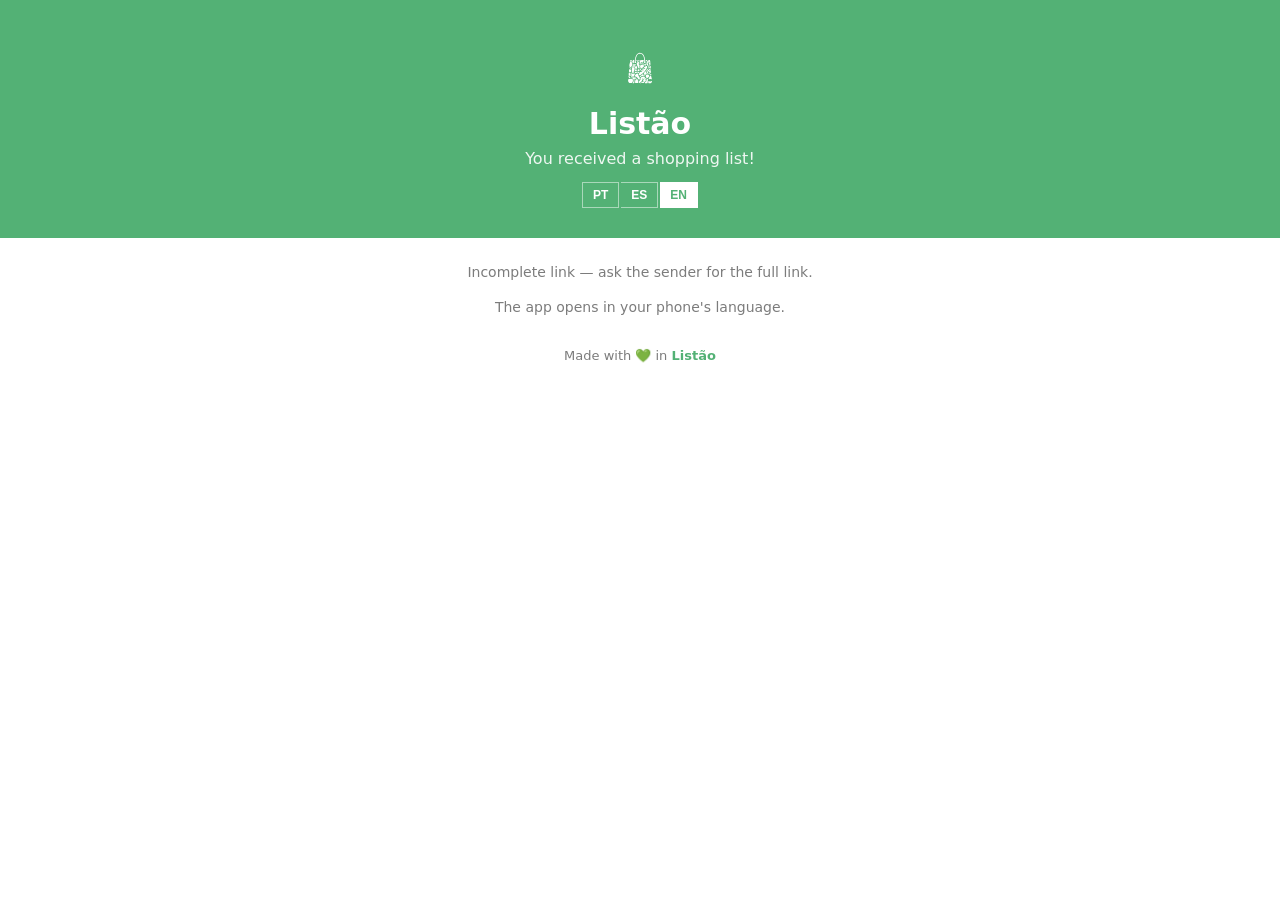
<file: lista.html>
﻿<!DOCTYPE html>
<html lang="pt-BR">
<head>
<meta charset="utf-8">
<meta name="viewport" content="width=device-width, initial-scale=1">
<meta name="robots" content="noindex, follow">
<title>Lista compartilhada — Listão</title>
<link rel="icon" type="image/svg+xml" href="/favicon.svg">
<link rel="icon" type="image/png" sizes="48x48" href="/favicon-48.png">
<meta property="og:title" content="🛒 Lista de compras compartilhada">
<meta property="og:description" content="Alguém compartilhou uma lista de compras com você. Toque para abrir no app Listão!">
<meta property="og:image" content="https://listao-br.vercel.app/og-negro.png">
<meta property="og:image:width" content="512">
<meta property="og:image:height" content="512">
<meta property="og:type" content="website">
<meta name="twitter:card" content="summary">
<script defer src="https://cdn.vercel-insights.com/v1/script.js"></script>
<style>
  body { margin:0; font-family:system-ui,-apple-system,sans-serif; background:#fff; color:#181725; }
  .top { background:#53B175; color:#fff; padding:40px 20px 30px; text-align:center; }
  .logo { width:56px; height:56px; display:block; margin:0 auto 10px; }
  .top h1 { margin:0; font-size:30px; }
  .top p { margin:8px 0 0; opacity:.9; }
  .card { max-width:420px; margin:24px auto; padding:0 20px; text-align:center; }
  .btn { display:block; background:#53B175; color:#fff; text-decoration:none; font-weight:700;
         border-radius:16px; padding:16px; font-size:18px; margin:18px 0; }
  .note { color:#7C7C7C; font-size:14px; line-height:1.5; }
  .made { text-align:center; color:#7C7C7C; font-size:13px; padding:6px 20px 28px; }
  .made a { color:#53B175; font-weight:700; text-decoration:none; }
  .lang-switch { display:flex; gap:2px; justify-content:center; margin:14px auto 0; }
  .lang-btn { border:1px solid rgba(255,255,255,.5); background:transparent; color:#fff; font-weight:700;
              font-size:12px; padding:5px 10px; cursor:pointer; }
  .lang-btn + .lang-btn { border-left:none; }
  .lang-btn.active { background:#fff; color:#53B175; }
</style>
</head>
<body>
  <div class="top">
    <img class="logo" src="simbolo-branco.svg" alt="">
    <h1>Listão</h1>
    <p data-i18n="received">Você recebeu uma lista de compras!</p>
    <div class="lang-switch">
      <button class="lang-btn active" data-lang="pt">PT</button>
      <button class="lang-btn" data-lang="es">ES</button>
      <button class="lang-btn" data-lang="en">EN</button>
    </div>
  </div>
  <div class="card">
    <a class="btn" id="openBtn" href="#" data-i18n="open_btn">Abrir no app</a>
    <p class="note" id="msg" data-i18n="opening">Abrindo o app… Se nada acontecer, toque no botão acima.</p>
    <p class="note" data-i18n="langnote">O app abre no idioma do seu celular.</p>
  </div>
  <footer class="made"><span data-i18n="made_by">Feita com 💚 no</span> <a href="https://listao-br.vercel.app/">Listão</a></footer>
<script>
  var I18N = {
    pt: {
      received: "Você recebeu uma lista de compras!",
      opening: "Abrindo o app… Se nada acontecer, toque no botão acima.",
      not_opened: "Não abriu? Verifique se o Listão está instalado neste aparelho.",
      invalid: "Link incompleto — peça o link completo para quem enviou.",
      open_btn: "Abrir no app",
      made_by: "Feita com 💚 no",
      langnote: "O app abre no idioma do seu celular."
    },
    es: {
      received: "¡Has recibido una lista de la compra!",
      opening: "Abriendo la app… Si no pasa nada, toca el botón de arriba.",
      not_opened: "¿No se abrió? Verifica que Listão esté instalado en este aparato.",
      invalid: "Enlace incompleto — pide el enlace completo a quien lo envió.",
      open_btn: "Abrir en la app",
      made_by: "Hecha con 💚 en",
      langnote: "La app se abre en el idioma de tu móvil."
    },
    en: {
      received: "You received a shopping list!",
      opening: "Opening the app… If nothing happens, tap the button above.",
      not_opened: "Did not open? Check if Listão is installed on this device.",
      invalid: "Incomplete link — ask the sender for the full link.",
      open_btn: "Open in app",
      made_by: "Made with 💚 in",
      langnote: "The app opens in your phone's language."
    }
  };
  function detectLang() {
    var saved = null;
    try { saved = localStorage.getItem("listao-lang"); } catch (e) {}
    if (saved && I18N[saved]) return saved;
    var nav = (navigator.language || "pt").toLowerCase();
    if (nav.indexOf("es") === 0) return "es";
    if (nav.indexOf("en") === 0) return "en";
    return "pt";
  }
  function applyLang(lang) {
    if (!I18N[lang]) lang = "pt";
    var dict = I18N[lang];
    document.querySelectorAll("[data-i18n]").forEach(function (el) {
      var k = el.getAttribute("data-i18n");
      if (dict[k] != null) el.textContent = dict[k];
    });
    document.querySelectorAll(".lang-btn").forEach(function (b) {
      b.classList.toggle("active", b.getAttribute("data-lang") === lang);
    });
  }
  var LANG = detectLang();
  document.querySelectorAll(".lang-btn").forEach(function (b) {
    b.addEventListener("click", function () {
      LANG = b.getAttribute("data-lang");
      applyLang(LANG);
      try { localStorage.setItem("listao-lang", LANG); } catch (e) {}
    });
  });
  applyLang(LANG);
</script>
<script>
  var d = new URLSearchParams(location.search).get("d");
  var btn = document.getElementById("openBtn");
  var msg = document.getElementById("msg");
  if (d) {
    var scheme = "mercadinho://l/" + d;
    var intent = "intent://l/" + d + "#Intent;scheme=mercadinho;package=br.com.mercadinho;end";
    var ua = navigator.userAgent.toLowerCase();
    btn.href = /android/.test(ua) ? intent : scheme;
    setTimeout(function () {
      msg.textContent = I18N[LANG].not_opened;
    }, 1500);
  } else {
    msg.textContent = I18N[LANG].invalid;
    btn.style.display = "none";
  }
</script>
</body>
</html>
</file>
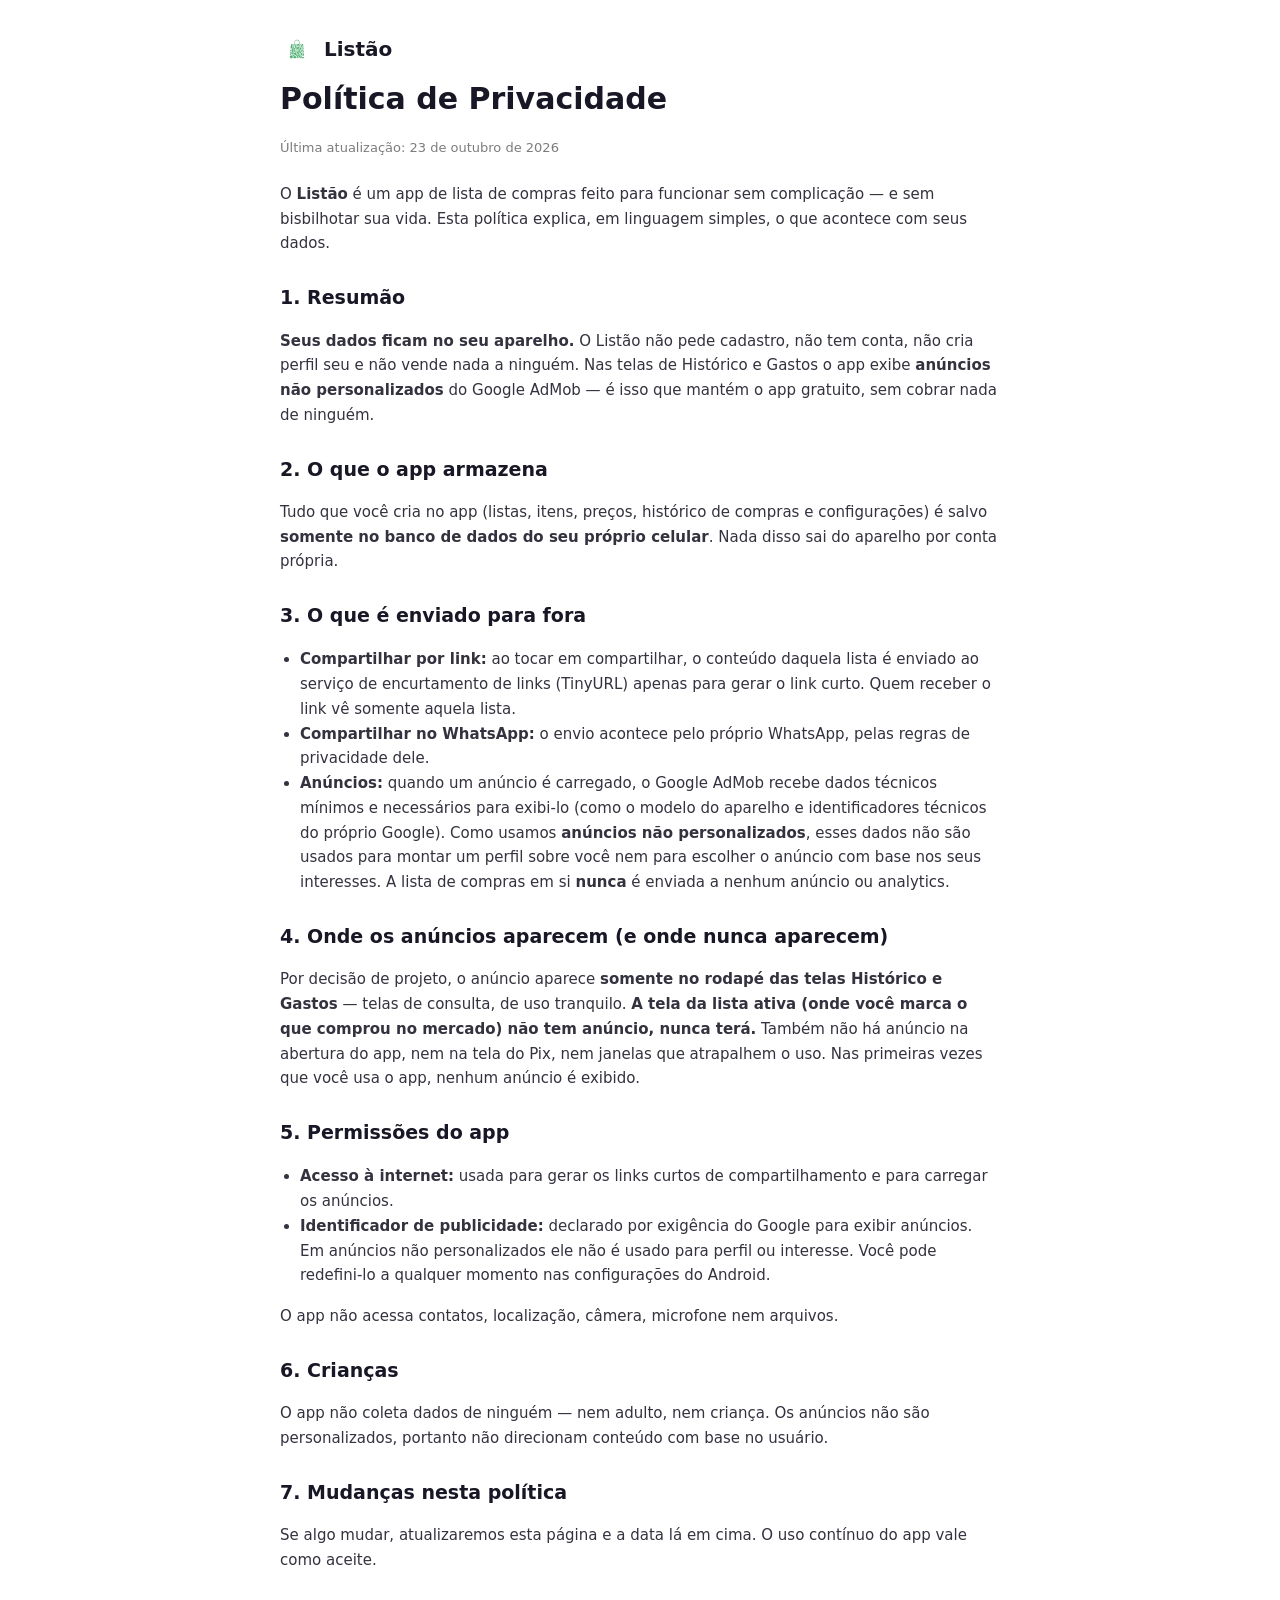
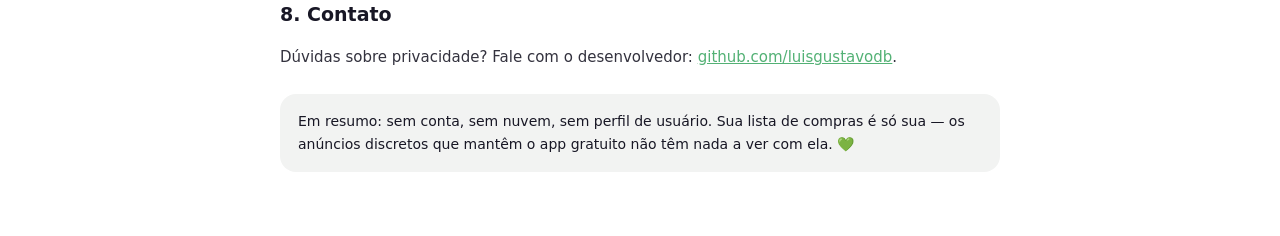
<file: privacidade.html>
<!DOCTYPE html>
<html lang="pt-BR">
<head>
<meta charset="utf-8">
<meta name="viewport" content="width=device-width, initial-scale=1">
<title>Política de Privacidade — Listão</title>
<meta name="description" content="Política de privacidade do app Listão: seus dados ficam no seu aparelho. Sem conta. Anúncios não personalizados, discretos e desligáveis.">
<link rel="icon" type="image/svg+xml" href="favicon.svg">
<link rel="icon" type="image/png" sizes="48x48" href="favicon-48.png">
<style>
  body { margin:0; font-family:system-ui,-apple-system,sans-serif; background:#fff; color:#181725; line-height:1.65; }
  .wrap { max-width:720px; margin:0 auto; padding:32px 24px 64px; }
  .brand { display:flex; align-items:center; gap:10px; font-weight:800; font-size:20px; color:#181725; text-decoration:none; margin-bottom:8px; }
  .brand img { width:34px; height:34px; }
  h1 { font-size:30px; margin:6px 0 4px; }
  .date { color:#7C7C7C; font-size:13px; margin-bottom:24px; }
  h2 { font-size:19px; margin:26px 0 8px; }
  p, li { font-size:15px; color:#33323e; }
  ul { padding-left:20px; }
  a { color:#53B175; }
  .box { background:#F2F3F2; border-radius:16px; padding:16px 18px; margin-top:24px; font-size:14px; }
</style>
</head>
<body>
<div class="wrap">
  <a class="brand" href="/"><img src="simbolo-verde.svg" alt=""><span>Listão</span></a>
  <h1>Política de Privacidade</h1>
  <p class="date">Última atualização: 23 de outubro de 2026</p>

  <p>O <b>Listão</b> é um app de lista de compras feito para funcionar sem complicação — e sem bisbilhotar sua vida. Esta política explica, em linguagem simples, o que acontece com seus dados.</p>

  <h2>1. Resumão</h2>
  <p><b>Seus dados ficam no seu aparelho.</b> O Listão não pede cadastro, não tem conta, não cria perfil seu e não vende nada a ninguém. Nas telas de Histórico e Gastos o app exibe <b>anúncios não personalizados</b> do Google AdMob — é isso que mantém o app gratuito, sem cobrar nada de ninguém.</p>

  <h2>2. O que o app armazena</h2>
  <p>Tudo que você cria no app (listas, itens, preços, histórico de compras e configurações) é salvo <b>somente no banco de dados do seu próprio celular</b>. Nada disso sai do aparelho por conta própria.</p>

  <h2>3. O que é enviado para fora</h2>
  <ul>
    <li><b>Compartilhar por link:</b> ao tocar em compartilhar, o conteúdo daquela lista é enviado ao serviço de encurtamento de links (TinyURL) apenas para gerar o link curto. Quem receber o link vê somente aquela lista.</li>
    <li><b>Compartilhar no WhatsApp:</b> o envio acontece pelo próprio WhatsApp, pelas regras de privacidade dele.</li>
    <li><b>Anúncios:</b> quando um anúncio é carregado, o Google AdMob recebe dados técnicos mínimos e necessários para exibi-lo (como o modelo do aparelho e identificadores técnicos do próprio Google). Como usamos <b>anúncios não personalizados</b>, esses dados não são usados para montar um perfil sobre você nem para escolher o anúncio com base nos seus interesses. A lista de compras em si <b>nunca</b> é enviada a nenhum anúncio ou analytics.</li>
  </ul>

  <h2>4. Onde os anúncios aparecem (e onde nunca aparecem)</h2>
  <p>Por decisão de projeto, o anúncio aparece <b>somente no rodapé das telas Histórico e Gastos</b> — telas de consulta, de uso tranquilo. <b>A tela da lista ativa (onde você marca o que comprou no mercado) não tem anúncio, nunca terá.</b> Também não há anúncio na abertura do app, nem na tela do Pix, nem janelas que atrapalhem o uso. Nas primeiras vezes que você usa o app, nenhum anúncio é exibido.</p>

  <h2>5. Permissões do app</h2>
  <ul>
    <li><b>Acesso à internet:</b> usada para gerar os links curtos de compartilhamento e para carregar os anúncios.</li>
    <li><b>Identificador de publicidade:</b> declarado por exigência do Google para exibir anúncios. Em anúncios não personalizados ele não é usado para perfil ou interesse. Você pode redefini-lo a qualquer momento nas configurações do Android.</li>
  </ul>
  <p>O app não acessa contatos, localização, câmera, microfone nem arquivos.</p>

  <h2>6. Crianças</h2>
  <p>O app não coleta dados de ninguém — nem adulto, nem criança. Os anúncios não são personalizados, portanto não direcionam conteúdo com base no usuário.</p>

  <h2>7. Mudanças nesta política</h2>
  <p>Se algo mudar, atualizaremos esta página e a data lá em cima. O uso contínuo do app vale como aceite.</p>

  <h2>8. Contato</h2>
  <p>Dúvidas sobre privacidade? Fale com o desenvolvedor: <a href="https://github.com/luisgustavodb">github.com/luisgustavodb</a>.</p>

  <div class="box">Em resumo: sem conta, sem nuvem, sem perfil de usuário. Sua lista de compras é só sua — os anúncios discretos que mantêm o app gratuito não têm nada a ver com ela. 💚</div>
</div>
</body>
</html>
</file>
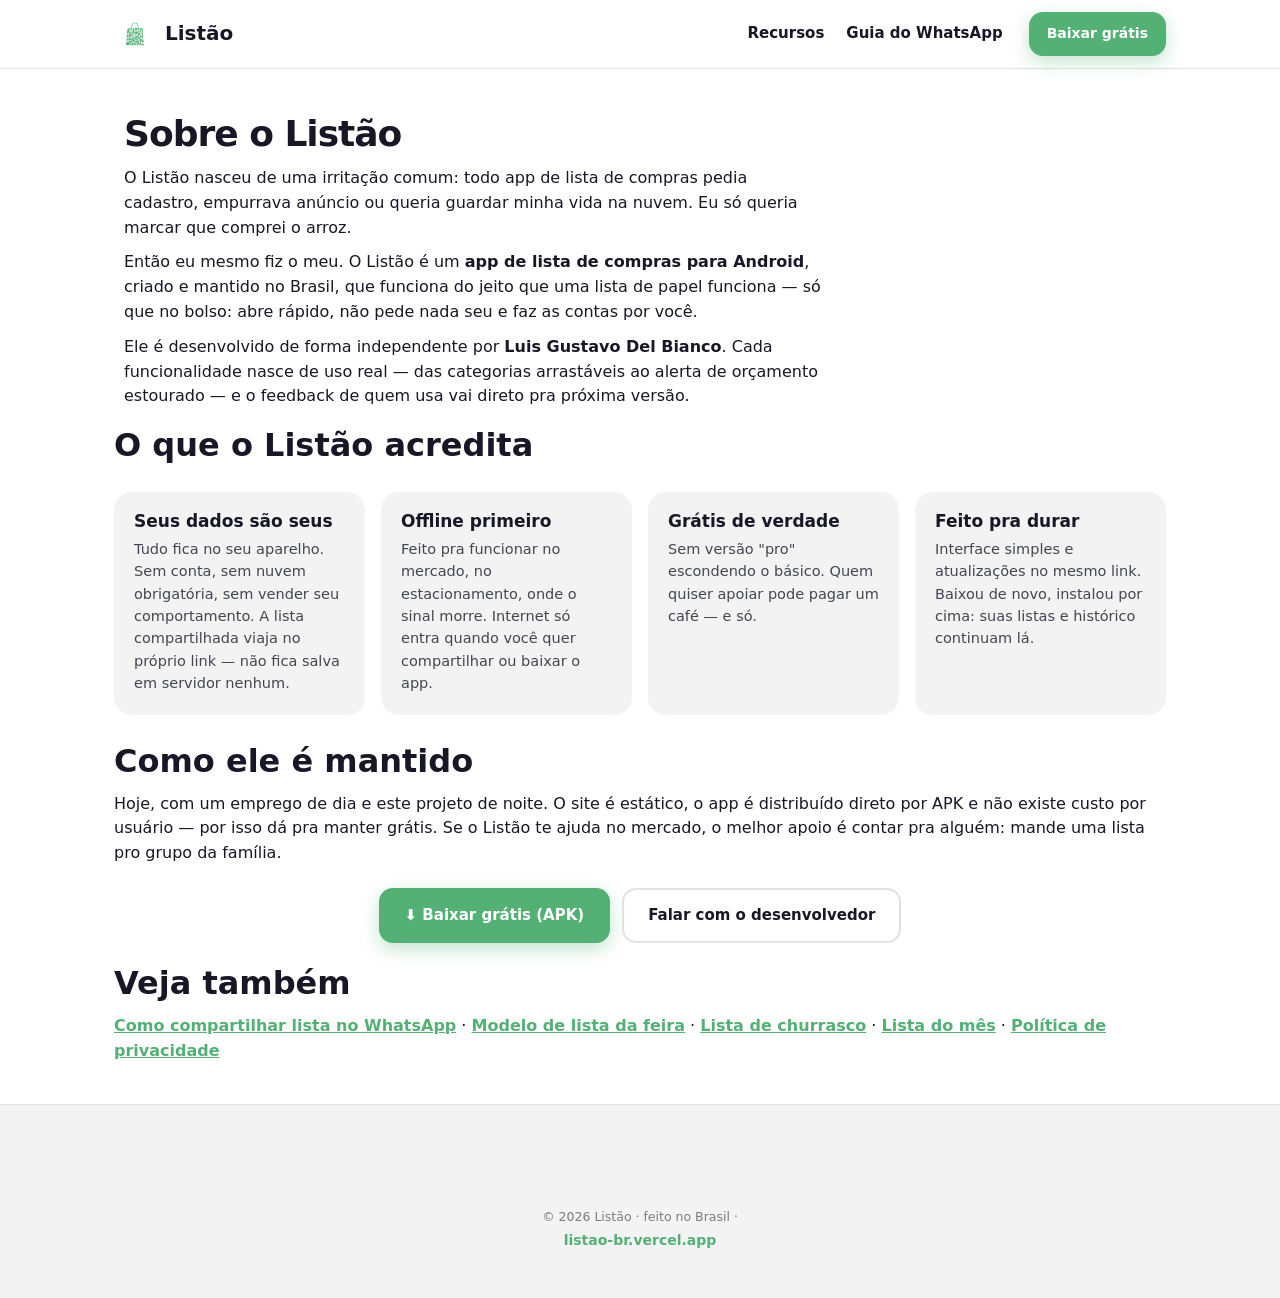
<file: sobre.html>
<!DOCTYPE html>
<html lang="pt-BR">
<head>
<meta charset="utf-8">
<meta name="viewport" content="width=device-width, initial-scale=1">
<title>Sobre o Listão — o app de lista de compras feito no Brasil</title>
<meta name="description" content="Conheça o Listão: app de lista de compras grátis, offline e sem cadastro, feito no Brasil por um desenvolvedor independente. Saiba por que ele não coleta seus dados.">
<link rel="canonical" href="https://listao-br.vercel.app/sobre.html">
<meta name="robots" content="index, follow">
<meta name="theme-color" content="#53B175">
<link rel="icon" type="image/svg+xml" href="favicon.svg">
<link rel="icon" type="image/png" sizes="48x48" href="favicon-48.png">
<meta property="og:locale" content="pt_BR">
<meta property="og:type" content="article">
<meta property="og:site_name" content="Listão">
<meta property="og:title" content="Sobre o Listão">
<meta property="og:description" content="App de lista de compras grátis, offline e sem cadastro, feito no Brasil.">
<meta property="og:url" content="https://listao-br.vercel.app/sobre.html">
<meta property="og:image" content="https://listao-br.vercel.app/og-logo.png">
<link rel="stylesheet" href="estilo.css">
<style>
  .sobre-hero { padding: 44px 10px 8px; max-width: 720px; }
  .sobre-hero h1 { font-size: 36px; }
  .sobre p { color: #454552; font-size: 16.5px; }
  .valores { display: grid; grid-template-columns: repeat(auto-fit, minmax(220px, 1fr)); gap: 16px; margin: 28px 0; }
  .valor { background: #F2F3F2; border-radius: 18px; padding: 20px; }
  .valor h3 { font-size: 17px; margin: 0 0 6px; }
  .valor p { font-size: 14.5px; margin: 0; color: #454552; }
  .btns { display: flex; flex-wrap: wrap; justify-content: center; gap: 12px; margin: 22px 0; }
  @media (max-width: 640px) {
    .sobre-hero { padding: 32px 8px 4px; text-align: center; }
    .sobre-hero h1 { font-size: 27px; }
  }
</style>
</head>
<body>

<header class="top">
  <div class="container top-row">
    <a class="brand" href="#"><img src="simbolo-verde.svg" alt="">Listão</a>
    <nav>
      <a href="#recursos">Recursos</a>
      <a href="guias/compartilhar-whatsapp.html">Guia do WhatsApp</a>
    </nav>
    <a class="btn primary small" href="listao-v1.7.apk" download>Baixar grátis</a>
  </div>
</header>

<main class="container">
  <section class="sobre-hero">
    <h1>Sobre o Listão</h1>
    <p>O Listão nasceu de uma irritação comum: todo app de lista de compras pedia cadastro, empurrava anúncio ou queria guardar minha vida na nuvem. Eu só queria marcar que comprei o arroz.</p>
    <p>Então eu mesmo fiz o meu. O Listão é um <strong>app de lista de compras para Android</strong>, criado e mantido no Brasil, que funciona do jeito que uma lista de papel funciona — só que no bolso: abre rápido, não pede nada seu e faz as contas por você.</p>
    <p>Ele é desenvolvido de forma independente por <strong>Luis Gustavo Del Bianco</strong>. Cada funcionalidade nasce de uso real — das categorias arrastáveis ao alerta de orçamento estourado — e o feedback de quem usa vai direto pra próxima versão.</p>
  </section>

  <section>
    <h2>O que o Listão acredita</h2>
    <div class="valores">
      <div class="valor">
        <h3>Seus dados são seus</h3>
        <p>Tudo fica no seu aparelho. Sem conta, sem nuvem obrigatória, sem vender seu comportamento. A lista compartilhada viaja no próprio link — não fica salva em servidor nenhum.</p>
      </div>
      <div class="valor">
        <h3>Offline primeiro</h3>
        <p>Feito pra funcionar no mercado, no estacionamento, onde o sinal morre. Internet só entra quando você quer compartilhar ou baixar o app.</p>
      </div>
      <div class="valor">
        <h3>Grátis de verdade</h3>
        <p>Sem versão "pro" escondendo o básico. Quem quiser apoiar pode pagar um café — e só.</p>
      </div>
      <div class="valor">
        <h3>Feito pra durar</h3>
        <p>Interface simples e atualizações no mesmo link. Baixou de novo, instalou por cima: suas listas e histórico continuam lá.</p>
      </div>
    </div>
    <h2>Como ele é mantido</h2>
    <p>Hoje, com um emprego de dia e este projeto de noite. O site é estático, o app é distribuído direto por APK e não existe custo por usuário — por isso dá pra manter grátis. Se o Listão te ajuda no mercado, o melhor apoio é contar pra alguém: mande uma lista pro grupo da família.</p>
    <div class="btns">
      <a class="btn primary" href="listao-v1.7.apk" download>⬇ Baixar grátis (APK)</a>
      <a class="btn ghost" href="#contato">Falar com o desenvolvedor</a>
    </div>
    <h2>Veja também</h2>
    <p><a href="guias/compartilhar-whatsapp.html" style="color:#53B175;font-weight:700">Como compartilhar lista no WhatsApp</a> ·
       <a href="modelos/feira.html" style="color:#53B175;font-weight:700">Modelo de lista da feira</a> ·
       <a href="modelos/churrasco.html" style="color:#53B175;font-weight:700">Lista de churrasco</a> ·
       <a href="modelos/mes.html" style="color:#53B175;font-weight:700">Lista do mês</a> ·
       <a href="privacidade.html" style="color:#53B175;font-weight:700">Política de privacidade</a></p>
  </section>
</main>

<footer style="margin-top:40px;border-top:1px solid #E2E2E2">
  <div class="container copy" style="padding:20px 24px">© 2026 Listão · feito no Brasil · <a href="index.html" style="color:#53B175;text-decoration:none;font-weight:700">listao-br.vercel.app</a></div>
</footer>

<script type="application/ld+json">
{"@context":"https://schema.org","@type":"AboutPage","name":"Sobre o Listão","description":"App de lista de compras grátis, offline e sem cadastro, feito no Brasil.","mainEntity":{"@type":"Organization","name":"Listão","founder":{"@type":"Person","name":"Luis Gustavo Del Bianco"}}}
</script>
<script defer src="https://cdn.vercel-insights.com/v1/script.js"></script>
</body>
</html>
</file>
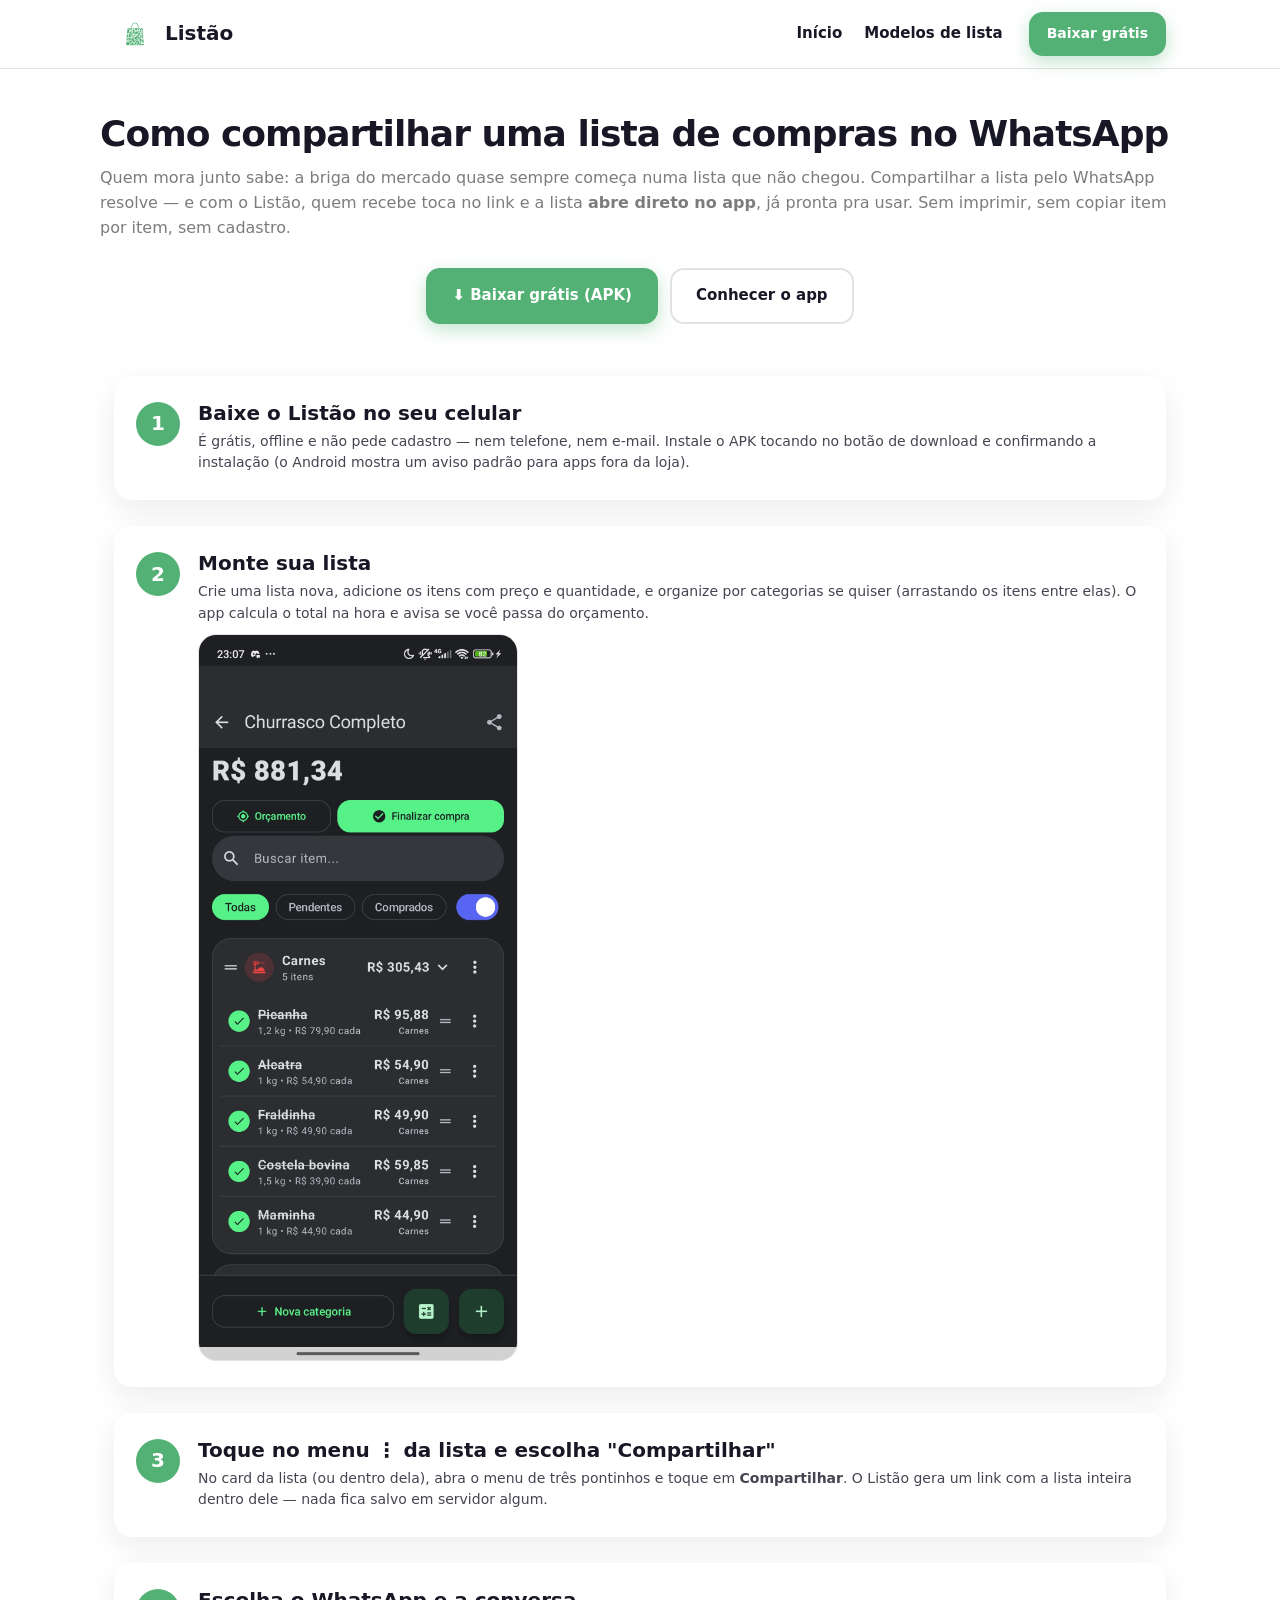
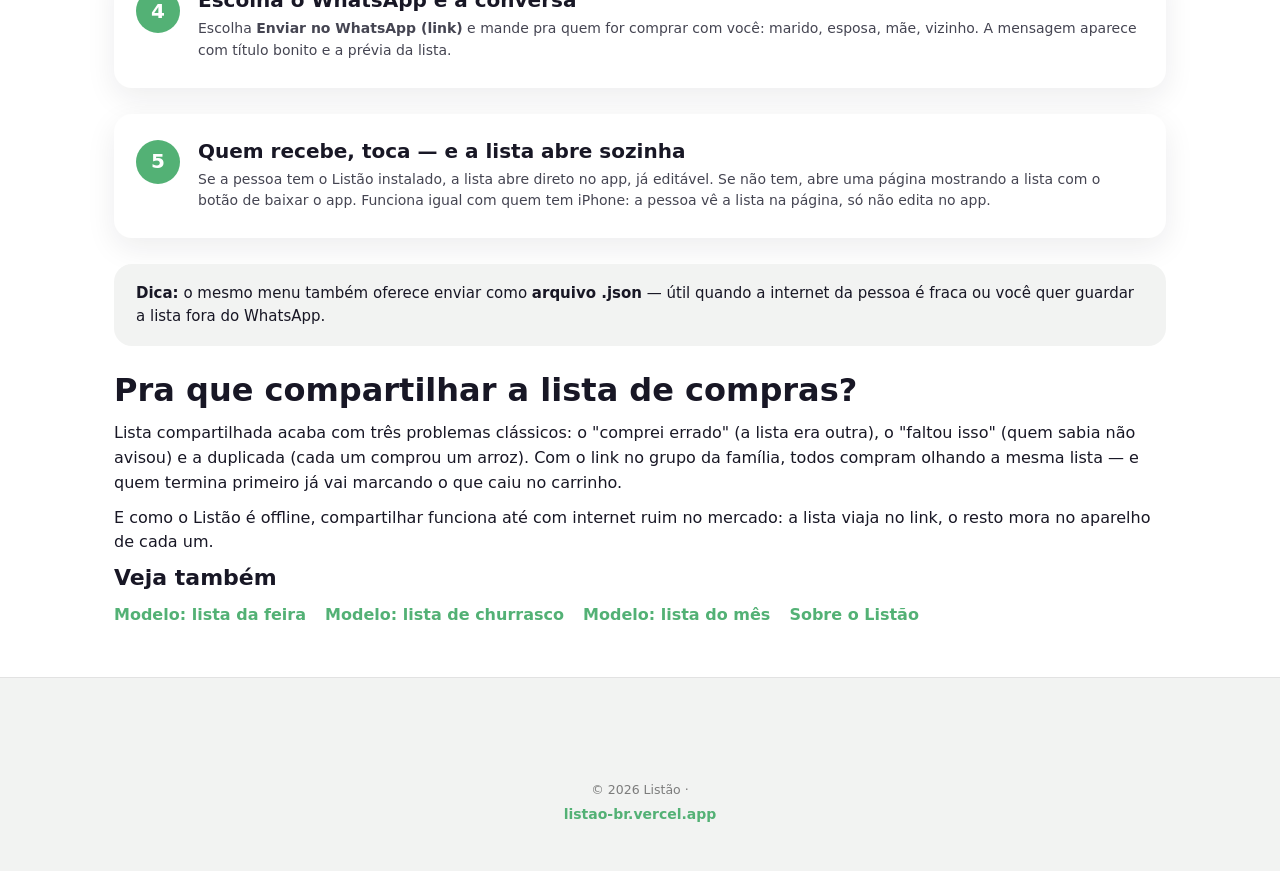
<file: guias/compartilhar-whatsapp.html>
<!DOCTYPE html>
<html lang="pt-BR">
<head>
<meta charset="utf-8">
<meta name="viewport" content="width=device-width, initial-scale=1">
<title>Como Compartilhar uma Lista de Compras no WhatsApp (passo a passo) | Listão</title>
<meta name="description" content="Aprenda a compartilhar uma lista de compras no WhatsApp: a pessoa toca no link e a lista abre direto no app dela, sem cadastro e sem internet. Passo a passo com prints.">
<link rel="canonical" href="https://listao-br.vercel.app/guias/compartilhar-whatsapp.html">
<meta name="robots" content="index, follow">
<meta name="theme-color" content="#53B175">
<link rel="icon" type="image/svg+xml" href="../favicon.svg">
<link rel="icon" type="image/png" sizes="48x48" href="../favicon-48.png">
<meta property="og:locale" content="pt_BR">
<meta property="og:type" content="article">
<meta property="og:site_name" content="Listão">
<meta property="og:title" content="Como compartilhar uma lista de compras no WhatsApp">
<meta property="og:description" content="A pessoa toca no link e a lista abre direto no app dela — sem cadastro, sem internet. Passo a passo com prints.">
<meta property="og:url" content="https://listao-br.vercel.app/guias/compartilhar-whatsapp.html">
<meta property="og:image" content="https://listao-br.vercel.app/og-logo.png">
<link rel="stylesheet" href="../estilo.css">
<style>
  .guide-hero { padding: 44px 10px 8px; }
  .guide-hero h1 { font-size: 36px; }
  .step { display: flex; gap: 18px; margin: 26px 0; align-items: flex-start; }
  .step-num { flex: 0 0 44px; height: 44px; border-radius: 50%; background: #53B175; color: #fff;
              display: flex; align-items: center; justify-content: center; font-weight: 800; font-size: 20px; }
  .step-body h2 { font-size: 20px; margin-bottom: 6px; }
  .step-body p { color: #454552; }
  .step-body img { max-width: 320px; width: 100%; border-radius: 18px; border: 1px solid #E2E2E2; margin-top: 10px; display: block; }
  .note { background: #F2F3F2; border-radius: 18px; padding: 18px 22px; margin: 26px 0; font-size: 15px; }
  .mais a { display: inline-block; margin: 0 14px 10px 0; font-weight: 700; color: #53B175; text-decoration: none; }
  .btns { display: flex; flex-wrap: wrap; justify-content: center; gap: 12px; margin: 18px 0; }
  @media (max-width: 640px) {
    .guide-hero { padding: 32px 8px 4px; text-align: center; }
    .guide-hero h1 { font-size: 26px; }
    .mais { text-align: center; }
  }
</style>
</head>
<body>

<header class="top">
  <div class="container top-row">
    <a class="brand" href="../"><img src="../simbolo-verde.svg" alt="">Listão</a>
    <nav>
      <a href="../">Início</a>
      <a href="../modelos/feira.html">Modelos de lista</a>
    </nav>
    <a class="btn primary small" href="../listao-v1.7.apk" download>Baixar grátis</a>
  </div>
</header>

<main>
  <section class="container guide-hero">
    <h1>Como compartilhar uma lista de compras no WhatsApp</h1>
    <p class="sub2">Quem mora junto sabe: a briga do mercado quase sempre começa numa lista que não chegou. Compartilhar a lista pelo WhatsApp resolve — e com o Listão, quem recebe toca no link e a lista <strong>abre direto no app</strong>, já pronta pra usar. Sem imprimir, sem copiar item por item, sem cadastro.</p>
    <div class="btns">
      <a class="btn primary" href="../listao-v1.7.apk" download>⬇ Baixar grátis (APK)</a>
      <a class="btn ghost" href="../">Conhecer o app</a>
    </div>
  </section>

  <section class="container">
    <div class="step">
      <div class="step-num">1</div>
      <div class="step-body">
        <h2>Baixe o Listão no seu celular</h2>
        <p>É grátis, offline e não pede cadastro — nem telefone, nem e-mail. Instale o APK tocando no botão de download e confirmando a instalação (o Android mostra um aviso padrão para apps fora da loja).</p>
      </div>
    </div>
    <div class="step">
      <div class="step-num">2</div>
      <div class="step-body">
        <h2>Monte sua lista</h2>
        <p>Crie uma lista nova, adicione os itens com preço e quantidade, e organize por categorias se quiser (arrastando os itens entre elas). O app calcula o total na hora e avisa se você passa do orçamento.</p>
        <img src="../prints/lista-marcados.jpg" alt="Lista de compras com itens marcados como comprados no app Listão" loading="lazy" width="320">
      </div>
    </div>
    <div class="step">
      <div class="step-num">3</div>
      <div class="step-body">
        <h2>Toque no menu ⋮ da lista e escolha "Compartilhar"</h2>
        <p>No card da lista (ou dentro dela), abra o menu de três pontinhos e toque em <strong>Compartilhar</strong>. O Listão gera um link com a lista inteira dentro dele — nada fica salvo em servidor algum.</p>
      </div>
    </div>
    <div class="step">
      <div class="step-num">4</div>
      <div class="step-body">
        <h2>Escolha o WhatsApp e a conversa</h2>
        <p>Escolha <strong>Enviar no WhatsApp (link)</strong> e mande pra quem for comprar com você: marido, esposa, mãe, vizinho. A mensagem aparece com título bonito e a prévia da lista.</p>
      </div>
    </div>
    <div class="step">
      <div class="step-num">5</div>
      <div class="step-body">
        <h2>Quem recebe, toca — e a lista abre sozinha</h2>
        <p>Se a pessoa tem o Listão instalado, a lista abre direto no app, já editável. Se não tem, abre uma página mostrando a lista com o botão de baixar o app. Funciona igual com quem tem iPhone: a pessoa vê a lista na página, só não edita no app.</p>
      </div>
    </div>

    <div class="note">
      <strong>Dica:</strong> o mesmo menu também oferece enviar como <strong>arquivo .json</strong> — útil quando a internet da pessoa é fraca ou você quer guardar a lista fora do WhatsApp.
    </div>

    <h2>Pra que compartilhar a lista de compras?</h2>
    <p>Lista compartilhada acaba com três problemas clássicos: o "comprei errado" (a lista era outra), o "faltou isso" (quem sabia não avisou) e a duplicada (cada um comprou um arroz). Com o link no grupo da família, todos compram olhando a mesma lista — e quem termina primeiro já vai marcando o que caiu no carrinho.</p>
    <p>E como o Listão é offline, compartilhar funciona até com internet ruim no mercado: a lista viaja no link, o resto mora no aparelho de cada um.</p>

    <div class="mais">
      <h2 style="font-size:22px">Veja também</h2>
      <a href="../modelos/feira.html">Modelo: lista da feira</a>
      <a href="../modelos/churrasco.html">Modelo: lista de churrasco</a>
      <a href="../modelos/mes.html">Modelo: lista do mês</a>
      <a href="../sobre.html">Sobre o Listão</a>
    </div>
  </section>
</main>

<footer style="margin-top:40px;border-top:1px solid #E2E2E2">
  <div class="container copy" style="padding:20px 24px">© 2026 Listão · <a href="../" style="color:#53B175;text-decoration:none;font-weight:700">listao-br.vercel.app</a></div>
</footer>

<script type="application/ld+json">
{"@context":"https://schema.org","@type":"HowTo","name":"Como compartilhar uma lista de compras no WhatsApp","description":"Passo a passo para compartilhar uma lista de compras pelo WhatsApp usando o app Listão, para Android.","totalTime":"PT2M","step":[{"@type":"HowToStep","position":1,"name":"Instale o Listão","text":"Baixe o app grátis (APK), instale e abra — sem cadastro."},{"@type":"HowToStep","position":2,"name":"Monte sua lista","text":"Crie a lista e adicione itens com preço, quantidade e categorias."},{"@type":"HowToStep","position":3,"name":"Abra o menu da lista","text":"Toque no menu de três pontinhos da lista e escolha Compartilhar."},{"@type":"HowToStep","position":4,"name":"Envie no WhatsApp","text":"Escolha a opção de link e mande para a conversa desejada."},{"@type":"HowToStep","position":5,"name":"Quem recebe toca no link","text":"A lista abre direto no app de quem tem o Listão instalado."}]}
</script>
<script defer src="https://cdn.vercel-insights.com/v1/script.js"></script>
</body>
</html>
</file>
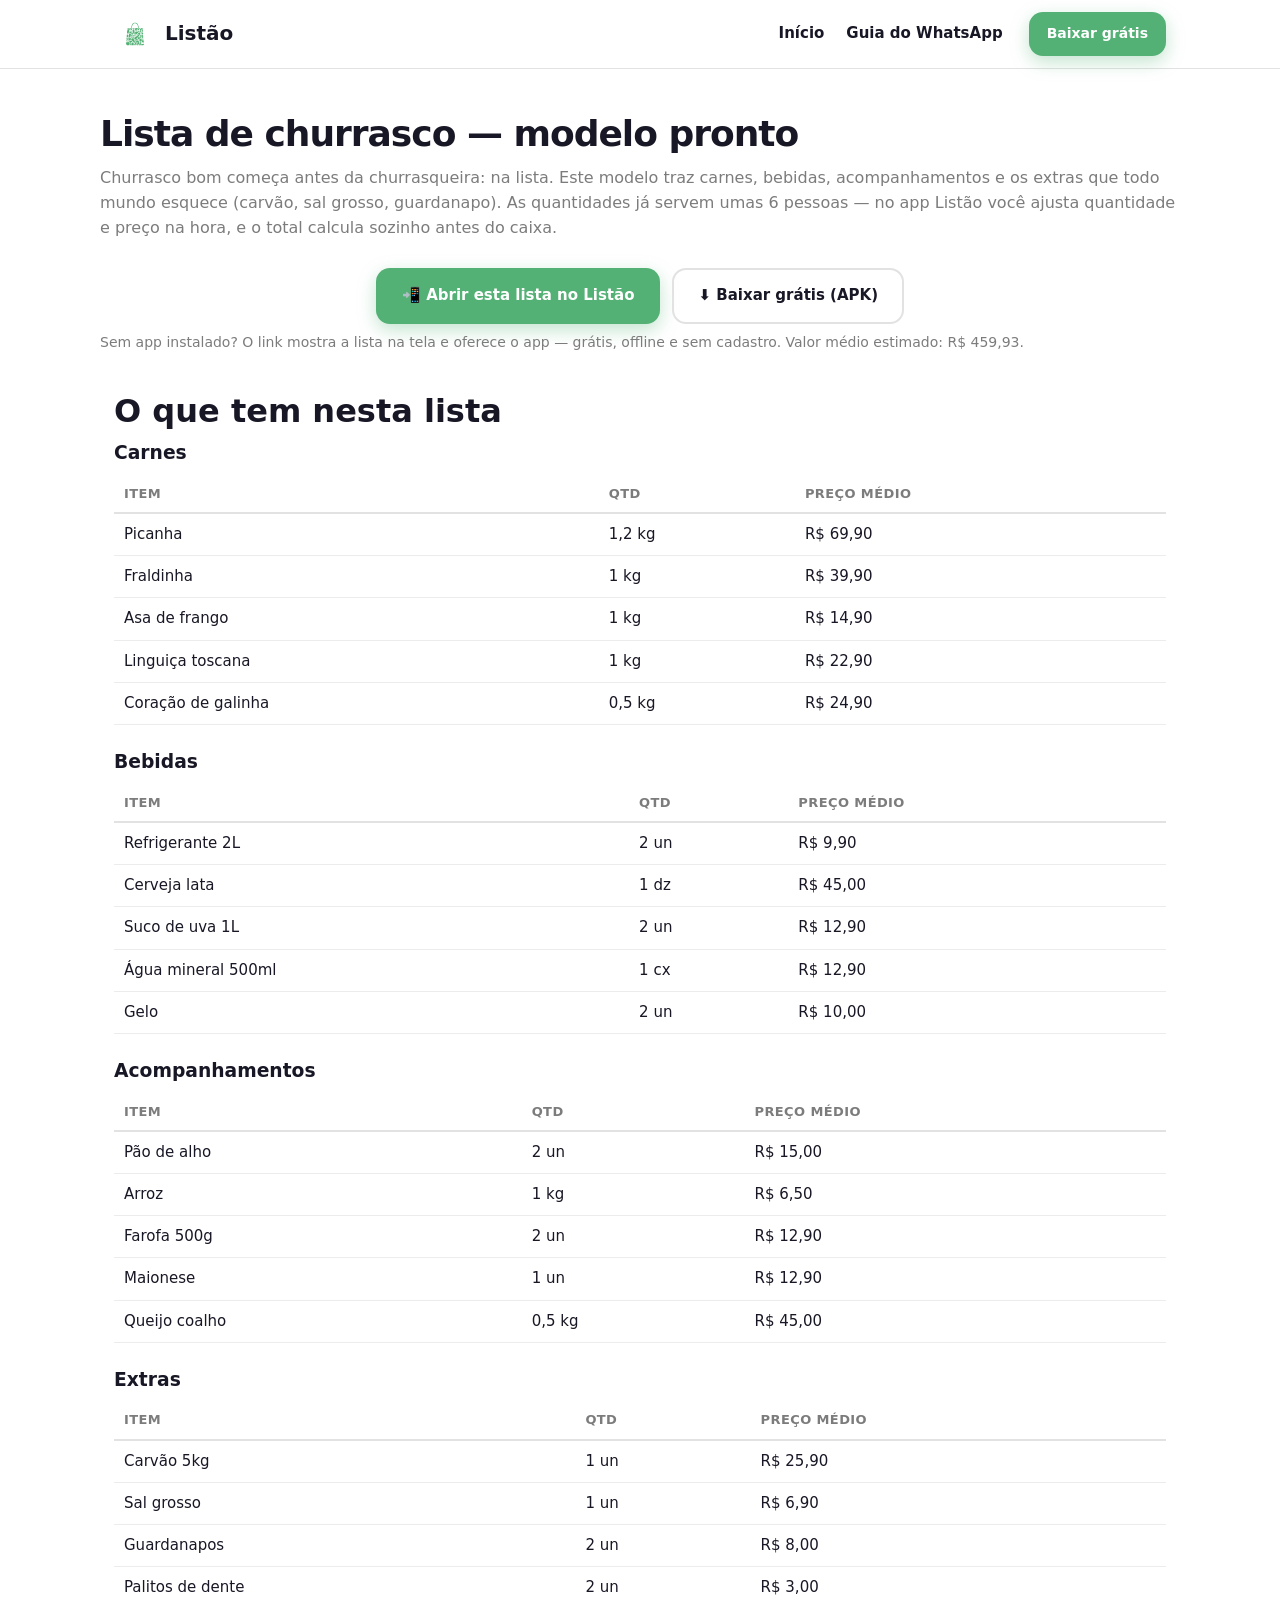
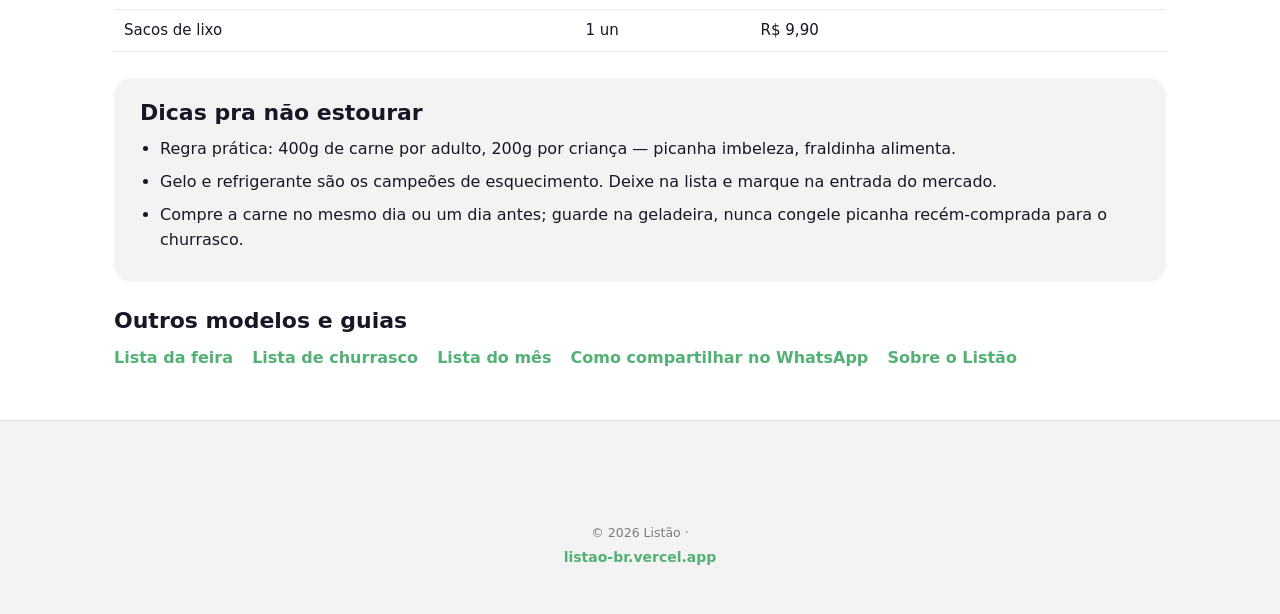
<file: modelos/churrasco.html>
<!DOCTYPE html>
<html lang="pt-BR">
<head>
<meta charset="utf-8">
<meta name="viewport" content="width=device-width, initial-scale=1">
<title>Lista de Churrasco — Modelo Pronto com Preços | Listão</title>
<meta name="description" content="Lista completa de churrasco com carnes, bebidas, acompanhamentos e extras, com quantidades por pessoa e preços médios. Abra direto no app Listão.">
<link rel="canonical" href="https://listao-br.vercel.app/modelos/churrasco.html">
<meta name="robots" content="index, follow">
<meta name="theme-color" content="#53B175">
<link rel="icon" type="image/svg+xml" href="../favicon.svg">
<link rel="icon" type="image/png" sizes="48x48" href="../favicon-48.png">
<meta property="og:locale" content="pt_BR">
<meta property="og:type" content="article">
<meta property="og:site_name" content="Listão">
<meta property="og:title" content="Lista de Churrasco — Modelo Pronto com Preços | Listão">
<meta property="og:description" content="Lista completa de churrasco com carnes, bebidas, acompanhamentos e extras, com quantidades por pessoa e preços médios. Abra direto no app Listão.">
<meta property="og:url" content="https://listao-br.vercel.app/modelos/churrasco.html">
<meta property="og:image" content="https://listao-br.vercel.app/og-logo.png">
<link rel="stylesheet" href="../estilo.css">
<style>
  .model-hero { padding: 44px 10px 8px; }
  .model-hero h1 { font-size: 36px; }
  .btns { display: flex; flex-wrap: wrap; justify-content: center; gap: 12px; margin: 20px 0 8px; }
  .hint { color: #7C7C7C; font-size: 14px; margin: 8px 0 32px; }
  .tbl { width: 100%; border-collapse: collapse; margin: 0 0 26px; font-size: 15px; }
  .tbl th { text-align: left; color: #7C7C7C; font-size: 13px; text-transform: uppercase; letter-spacing: .4px; padding: 8px 10px; border-bottom: 2px solid #E2E2E2; }
  .tbl td { padding: 9px 10px; border-bottom: 1px solid #ECECEC; }
  .tbl h3 { margin: 20px 0 6px; }
  h3.model-cat { color: #181725; }
  .dicas { background: #F2F3F2; border-radius: 18px; padding: 22px 26px; margin: 26px 0; }
  .dicas ul { margin: 8px 0 0; padding-left: 20px; }
  .dicas li { margin: 8px 0; }
  .mais a { display: inline-block; margin: 0 14px 10px 0; font-weight: 700; color: #53B175; text-decoration: none; }
  @media (max-width: 640px) {
    .model-hero { padding: 32px 8px 4px; text-align: center; }
    .model-hero h1 { font-size: 27px; }
    .hint, .mais { text-align: center; }
  }
</style>
</head>
<body>

<header class="top">
  <div class="container top-row">
    <a class="brand" href="../"><img src="../simbolo-verde.svg" alt="">Listão</a>
    <nav>
      <a href="../">Início</a>
      <a href="../guias/compartilhar-whatsapp.html">Guia do WhatsApp</a>
    </nav>
    <a class="btn primary small" href="../listao-v1.7.apk" download>Baixar grátis</a>
  </div>
</header>

<main>
  <section class="container model-hero">
    <h1>Lista de churrasco — modelo pronto</h1>
    <p class="sub2">Churrasco bom começa antes da churrasqueira: na lista. Este modelo traz carnes, bebidas, acompanhamentos e os extras que todo mundo esquece (carvão, sal grosso, guardanapo). As quantidades já servem umas 6 pessoas — no app Listão você ajusta quantidade e preço na hora, e o total calcula sozinho antes do caixa.</p>
    <div class="btns">
      <a class="btn primary" href="../lista.html?d=[base64]">📲 Abrir esta lista no Listão</a>
      <a class="btn ghost" href="../listao-v1.7.apk" download>⬇ Baixar grátis (APK)</a>
    </div>
    <p class="hint">Sem app instalado? O link mostra a lista na tela e oferece o app — grátis, offline e sem cadastro. Valor médio estimado: R$ 459,93.</p>
  </section>

  <section class="container">
    <h2>O que tem nesta lista</h2>
<h3>Carnes</h3>
<table class="tbl"><thead><tr><th>Item</th><th>Qtd</th><th>Preço médio</th></tr></thead><tbody>
<tr><td>Picanha</td><td>1,2 kg</td><td>R$ 69,90</td></tr>
<tr><td>Fraldinha</td><td>1 kg</td><td>R$ 39,90</td></tr>
<tr><td>Asa de frango</td><td>1 kg</td><td>R$ 14,90</td></tr>
<tr><td>Linguiça toscana</td><td>1 kg</td><td>R$ 22,90</td></tr>
<tr><td>Coração de galinha</td><td>0,5 kg</td><td>R$ 24,90</td></tr>
</tbody></table>
<h3>Bebidas</h3>
<table class="tbl"><thead><tr><th>Item</th><th>Qtd</th><th>Preço médio</th></tr></thead><tbody>
<tr><td>Refrigerante 2L</td><td>2 un</td><td>R$ 9,90</td></tr>
<tr><td>Cerveja lata</td><td>1 dz</td><td>R$ 45,00</td></tr>
<tr><td>Suco de uva 1L</td><td>2 un</td><td>R$ 12,90</td></tr>
<tr><td>Água mineral 500ml</td><td>1 cx</td><td>R$ 12,90</td></tr>
<tr><td>Gelo</td><td>2 un</td><td>R$ 10,00</td></tr>
</tbody></table>
<h3>Acompanhamentos</h3>
<table class="tbl"><thead><tr><th>Item</th><th>Qtd</th><th>Preço médio</th></tr></thead><tbody>
<tr><td>Pão de alho</td><td>2 un</td><td>R$ 15,00</td></tr>
<tr><td>Arroz</td><td>1 kg</td><td>R$ 6,50</td></tr>
<tr><td>Farofa 500g</td><td>2 un</td><td>R$ 12,90</td></tr>
<tr><td>Maionese</td><td>1 un</td><td>R$ 12,90</td></tr>
<tr><td>Queijo coalho</td><td>0,5 kg</td><td>R$ 45,00</td></tr>
</tbody></table>
<h3>Extras</h3>
<table class="tbl"><thead><tr><th>Item</th><th>Qtd</th><th>Preço médio</th></tr></thead><tbody>
<tr><td>Carvão 5kg</td><td>1 un</td><td>R$ 25,90</td></tr>
<tr><td>Sal grosso</td><td>1 un</td><td>R$ 6,90</td></tr>
<tr><td>Guardanapos</td><td>2 un</td><td>R$ 8,00</td></tr>
<tr><td>Palitos de dente</td><td>2 un</td><td>R$ 3,00</td></tr>
<tr><td>Sacos de lixo</td><td>1 un</td><td>R$ 9,90</td></tr>
</tbody></table>

    <div class="dicas">
      <h2 style="font-size:22px">Dicas pra não estourar</h2>
      <ul>
<li>Regra prática: 400g de carne por adulto, 200g por criança — picanha imbeleza, fraldinha alimenta.</li>
<li>Gelo e refrigerante são os campeões de esquecimento. Deixe na lista e marque na entrada do mercado.</li>
<li>Compre a carne no mesmo dia ou um dia antes; guarde na geladeira, nunca congele picanha recém-comprada para o churrasco.</li>
      </ul>
    </div>

    <div class="mais">
      <h2 style="font-size:22px">Outros modelos e guias</h2>
      <a href="feira.html">Lista da feira</a>
      <a href="churrasco.html">Lista de churrasco</a>
      <a href="mes.html">Lista do mês</a>
      <a href="../guias/compartilhar-whatsapp.html">Como compartilhar no WhatsApp</a>
      <a href="../sobre.html">Sobre o Listão</a>
    </div>
  </section>
</main>

<footer style="margin-top:40px;border-top:1px solid #E2E2E2">
  <div class="container copy" style="padding:20px 24px">© 2026 Listão · <a href="../" style="color:#53B175;text-decoration:none;font-weight:700">listao-br.vercel.app</a></div>
</footer>

<script type="application/ld+json">
{"@context":"https://schema.org","@type":"ItemList","name":"Lista de Churrasco","itemListElement":[{"@type":"ListItem","position":1,"name":"Picanha"},{"@type":"ListItem","position":2,"name":"Fraldinha"},{"@type":"ListItem","position":3,"name":"Asa de frango"},{"@type":"ListItem","position":4,"name":"Linguiça toscana"},{"@type":"ListItem","position":5,"name":"Coração de galinha"},{"@type":"ListItem","position":6,"name":"Refrigerante 2L"},{"@type":"ListItem","position":7,"name":"Cerveja lata"},{"@type":"ListItem","position":8,"name":"Suco de uva 1L"},{"@type":"ListItem","position":9,"name":"Água mineral 500ml"},{"@type":"ListItem","position":10,"name":"Gelo"},{"@type":"ListItem","position":11,"name":"Pão de alho"},{"@type":"ListItem","position":12,"name":"Arroz"},{"@type":"ListItem","position":13,"name":"Farofa 500g"},{"@type":"ListItem","position":14,"name":"Maionese"},{"@type":"ListItem","position":15,"name":"Queijo coalho"},{"@type":"ListItem","position":16,"name":"Carvão 5kg"},{"@type":"ListItem","position":17,"name":"Sal grosso"},{"@type":"ListItem","position":18,"name":"Guardanapos"},{"@type":"ListItem","position":19,"name":"Palitos de dente"},{"@type":"ListItem","position":20,"name":"Sacos de lixo"}]}
</script>
<script defer src="https://cdn.vercel-insights.com/v1/script.js"></script>
</body>
</html>
</file>
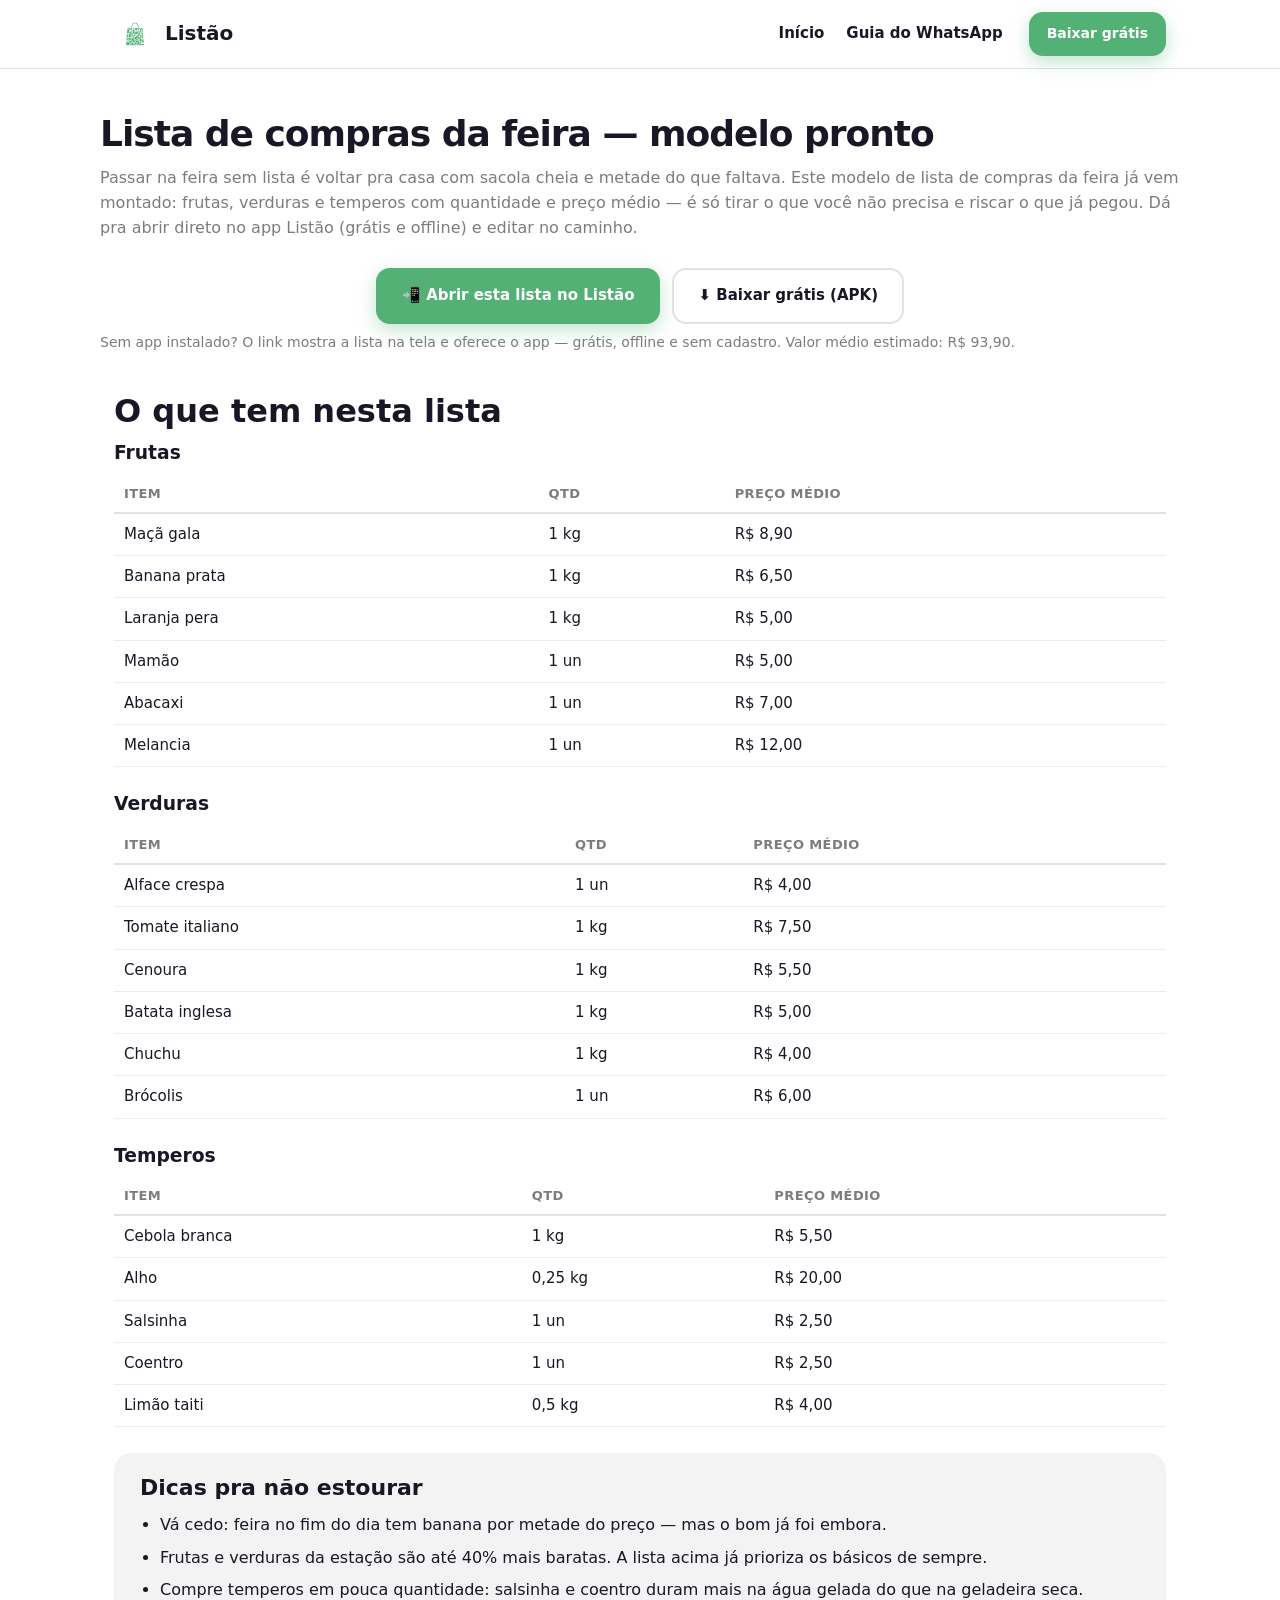
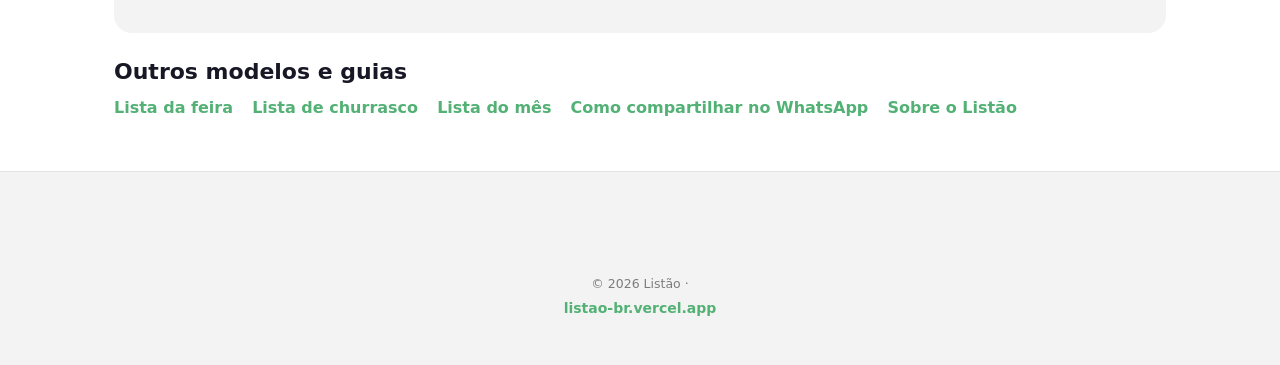
<file: modelos/feira.html>
<!DOCTYPE html>
<html lang="pt-BR">
<head>
<meta charset="utf-8">
<meta name="viewport" content="width=device-width, initial-scale=1">
<title>Lista de Compras da Feira — Modelo Pronto e Grátis | Listão</title>
<meta name="description" content="Modelo grátis de lista de compras da feira com frutas, verduras e temperos, com preços médios. Abra direto no app Listão ou copie e adapte a sua.">
<link rel="canonical" href="https://listao-br.vercel.app/modelos/feira.html">
<meta name="robots" content="index, follow">
<meta name="theme-color" content="#53B175">
<link rel="icon" type="image/svg+xml" href="../favicon.svg">
<link rel="icon" type="image/png" sizes="48x48" href="../favicon-48.png">
<meta property="og:locale" content="pt_BR">
<meta property="og:type" content="article">
<meta property="og:site_name" content="Listão">
<meta property="og:title" content="Lista de Compras da Feira — Modelo Pronto e Grátis | Listão">
<meta property="og:description" content="Modelo grátis de lista de compras da feira com frutas, verduras e temperos, com preços médios. Abra direto no app Listão ou copie e adapte a sua.">
<meta property="og:url" content="https://listao-br.vercel.app/modelos/feira.html">
<meta property="og:image" content="https://listao-br.vercel.app/og-logo.png">
<link rel="stylesheet" href="../estilo.css">
<style>
  .model-hero { padding: 44px 10px 8px; }
  .model-hero h1 { font-size: 36px; }
  .btns { display: flex; flex-wrap: wrap; justify-content: center; gap: 12px; margin: 20px 0 8px; }
  .hint { color: #7C7C7C; font-size: 14px; margin: 8px 0 32px; }
  .tbl { width: 100%; border-collapse: collapse; margin: 0 0 26px; font-size: 15px; }
  .tbl th { text-align: left; color: #7C7C7C; font-size: 13px; text-transform: uppercase; letter-spacing: .4px; padding: 8px 10px; border-bottom: 2px solid #E2E2E2; }
  .tbl td { padding: 9px 10px; border-bottom: 1px solid #ECECEC; }
  .tbl h3 { margin: 20px 0 6px; }
  h3.model-cat { color: #181725; }
  .dicas { background: #F2F3F2; border-radius: 18px; padding: 22px 26px; margin: 26px 0; }
  .dicas ul { margin: 8px 0 0; padding-left: 20px; }
  .dicas li { margin: 8px 0; }
  .mais a { display: inline-block; margin: 0 14px 10px 0; font-weight: 700; color: #53B175; text-decoration: none; }
  @media (max-width: 640px) {
    .model-hero { padding: 32px 8px 4px; text-align: center; }
    .model-hero h1 { font-size: 27px; }
    .hint, .mais { text-align: center; }
  }
</style>
</head>
<body>

<header class="top">
  <div class="container top-row">
    <a class="brand" href="../"><img src="../simbolo-verde.svg" alt="">Listão</a>
    <nav>
      <a href="../">Início</a>
      <a href="../guias/compartilhar-whatsapp.html">Guia do WhatsApp</a>
    </nav>
    <a class="btn primary small" href="../listao-v1.7.apk" download>Baixar grátis</a>
  </div>
</header>

<main>
  <section class="container model-hero">
    <h1>Lista de compras da feira — modelo pronto</h1>
    <p class="sub2">Passar na feira sem lista é voltar pra casa com sacola cheia e metade do que faltava. Este modelo de lista de compras da feira já vem montado: frutas, verduras e temperos com quantidade e preço médio — é só tirar o que você não precisa e riscar o que já pegou. Dá pra abrir direto no app Listão (grátis e offline) e editar no caminho.</p>
    <div class="btns">
      <a class="btn primary" href="../lista.html?d=[base64]">📲 Abrir esta lista no Listão</a>
      <a class="btn ghost" href="../listao-v1.7.apk" download>⬇ Baixar grátis (APK)</a>
    </div>
    <p class="hint">Sem app instalado? O link mostra a lista na tela e oferece o app — grátis, offline e sem cadastro. Valor médio estimado: R$ 93,90.</p>
  </section>

  <section class="container">
    <h2>O que tem nesta lista</h2>
<h3>Frutas</h3>
<table class="tbl"><thead><tr><th>Item</th><th>Qtd</th><th>Preço médio</th></tr></thead><tbody>
<tr><td>Maçã gala</td><td>1 kg</td><td>R$ 8,90</td></tr>
<tr><td>Banana prata</td><td>1 kg</td><td>R$ 6,50</td></tr>
<tr><td>Laranja pera</td><td>1 kg</td><td>R$ 5,00</td></tr>
<tr><td>Mamão</td><td>1 un</td><td>R$ 5,00</td></tr>
<tr><td>Abacaxi</td><td>1 un</td><td>R$ 7,00</td></tr>
<tr><td>Melancia</td><td>1 un</td><td>R$ 12,00</td></tr>
</tbody></table>
<h3>Verduras</h3>
<table class="tbl"><thead><tr><th>Item</th><th>Qtd</th><th>Preço médio</th></tr></thead><tbody>
<tr><td>Alface crespa</td><td>1 un</td><td>R$ 4,00</td></tr>
<tr><td>Tomate italiano</td><td>1 kg</td><td>R$ 7,50</td></tr>
<tr><td>Cenoura</td><td>1 kg</td><td>R$ 5,50</td></tr>
<tr><td>Batata inglesa</td><td>1 kg</td><td>R$ 5,00</td></tr>
<tr><td>Chuchu</td><td>1 kg</td><td>R$ 4,00</td></tr>
<tr><td>Brócolis</td><td>1 un</td><td>R$ 6,00</td></tr>
</tbody></table>
<h3>Temperos</h3>
<table class="tbl"><thead><tr><th>Item</th><th>Qtd</th><th>Preço médio</th></tr></thead><tbody>
<tr><td>Cebola branca</td><td>1 kg</td><td>R$ 5,50</td></tr>
<tr><td>Alho</td><td>0,25 kg</td><td>R$ 20,00</td></tr>
<tr><td>Salsinha</td><td>1 un</td><td>R$ 2,50</td></tr>
<tr><td>Coentro</td><td>1 un</td><td>R$ 2,50</td></tr>
<tr><td>Limão taiti</td><td>0,5 kg</td><td>R$ 4,00</td></tr>
</tbody></table>

    <div class="dicas">
      <h2 style="font-size:22px">Dicas pra não estourar</h2>
      <ul>
<li>Vá cedo: feira no fim do dia tem banana por metade do preço — mas o bom já foi embora.</li>
<li>Frutas e verduras da estação são até 40% mais baratas. A lista acima já prioriza os básicos de sempre.</li>
<li>Compre temperos em pouca quantidade: salsinha e coentro duram mais na água gelada do que na geladeira seca.</li>
      </ul>
    </div>

    <div class="mais">
      <h2 style="font-size:22px">Outros modelos e guias</h2>
      <a href="feira.html">Lista da feira</a>
      <a href="churrasco.html">Lista de churrasco</a>
      <a href="mes.html">Lista do mês</a>
      <a href="../guias/compartilhar-whatsapp.html">Como compartilhar no WhatsApp</a>
      <a href="../sobre.html">Sobre o Listão</a>
    </div>
  </section>
</main>

<footer style="margin-top:40px;border-top:1px solid #E2E2E2">
  <div class="container copy" style="padding:20px 24px">© 2026 Listão · <a href="../" style="color:#53B175;text-decoration:none;font-weight:700">listao-br.vercel.app</a></div>
</footer>

<script type="application/ld+json">
{"@context":"https://schema.org","@type":"ItemList","name":"Lista da Feira","itemListElement":[{"@type":"ListItem","position":1,"name":"Maçã gala"},{"@type":"ListItem","position":2,"name":"Banana prata"},{"@type":"ListItem","position":3,"name":"Laranja pera"},{"@type":"ListItem","position":4,"name":"Mamão"},{"@type":"ListItem","position":5,"name":"Abacaxi"},{"@type":"ListItem","position":6,"name":"Melancia"},{"@type":"ListItem","position":7,"name":"Alface crespa"},{"@type":"ListItem","position":8,"name":"Tomate italiano"},{"@type":"ListItem","position":9,"name":"Cenoura"},{"@type":"ListItem","position":10,"name":"Batata inglesa"},{"@type":"ListItem","position":11,"name":"Chuchu"},{"@type":"ListItem","position":12,"name":"Brócolis"},{"@type":"ListItem","position":13,"name":"Cebola branca"},{"@type":"ListItem","position":14,"name":"Alho"},{"@type":"ListItem","position":15,"name":"Salsinha"},{"@type":"ListItem","position":16,"name":"Coentro"},{"@type":"ListItem","position":17,"name":"Limão taiti"}]}
</script>
<script defer src="https://cdn.vercel-insights.com/v1/script.js"></script>
</body>
</html>
</file>
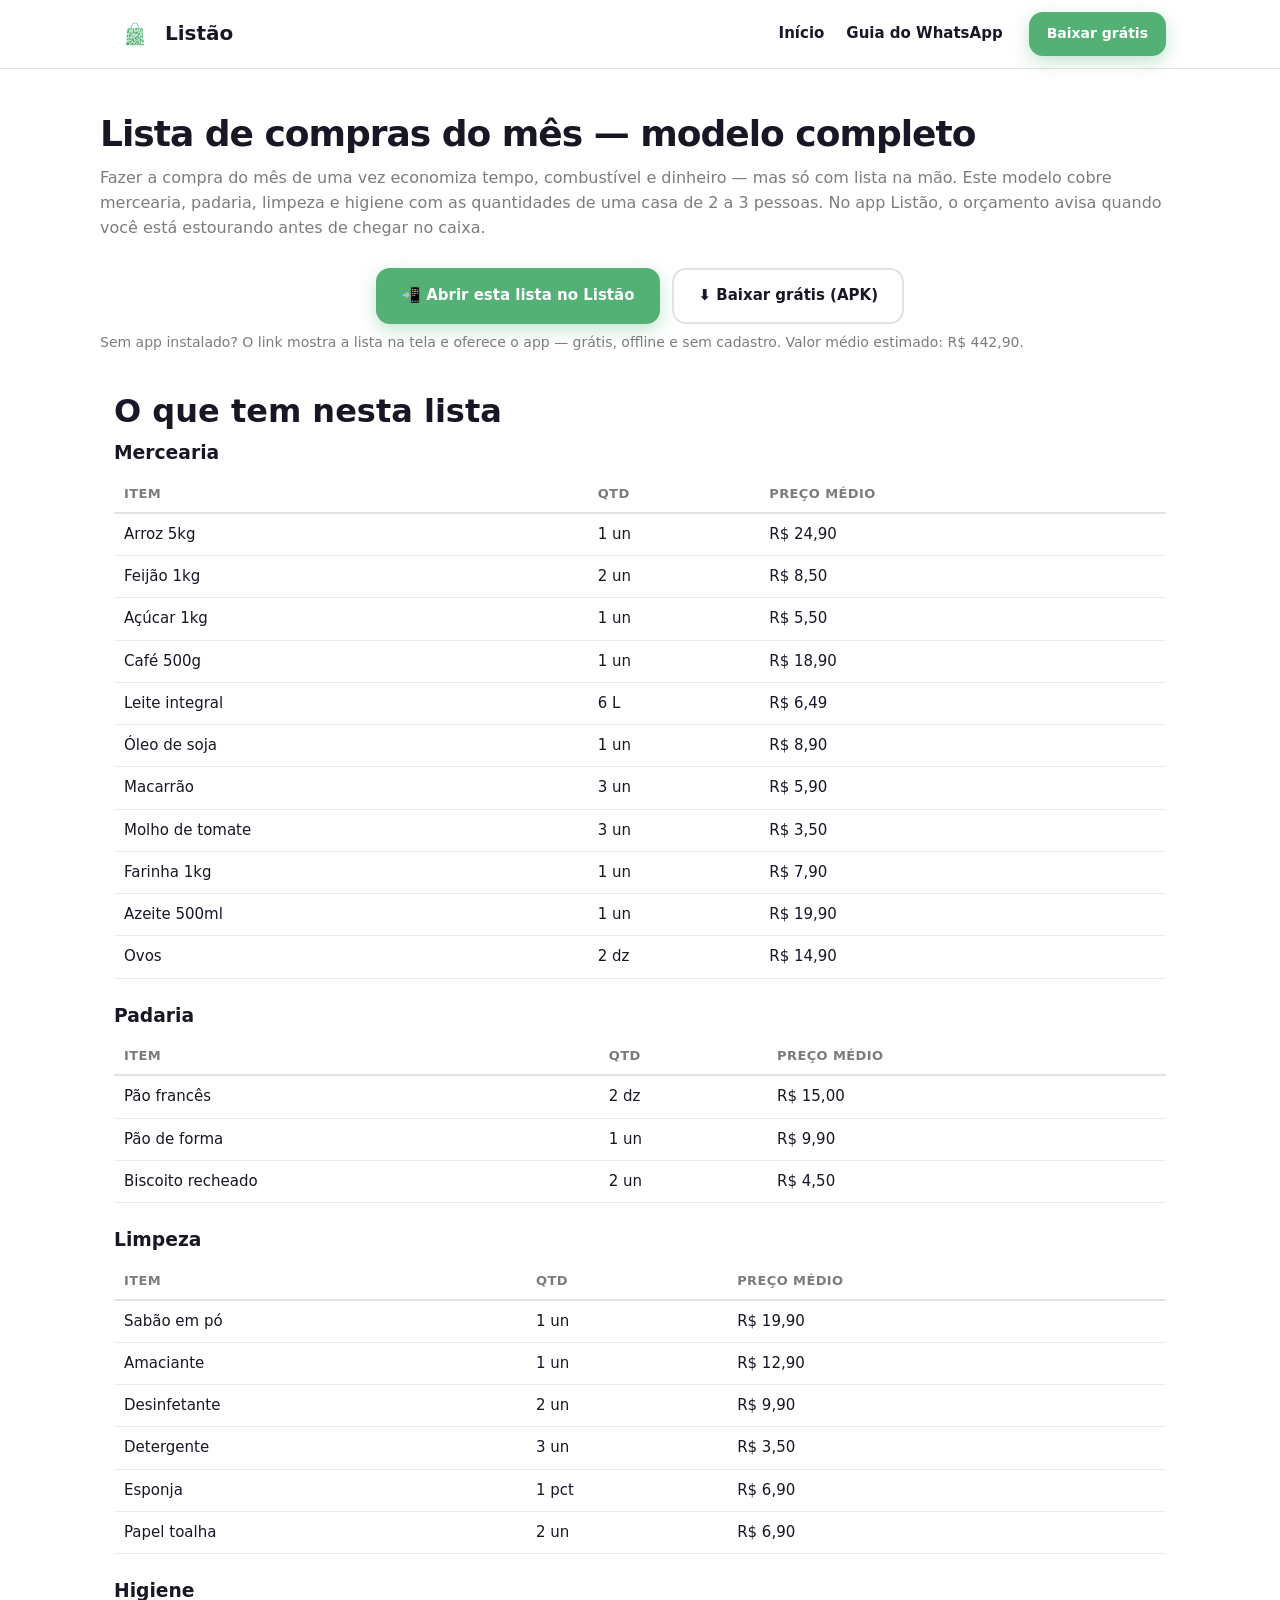
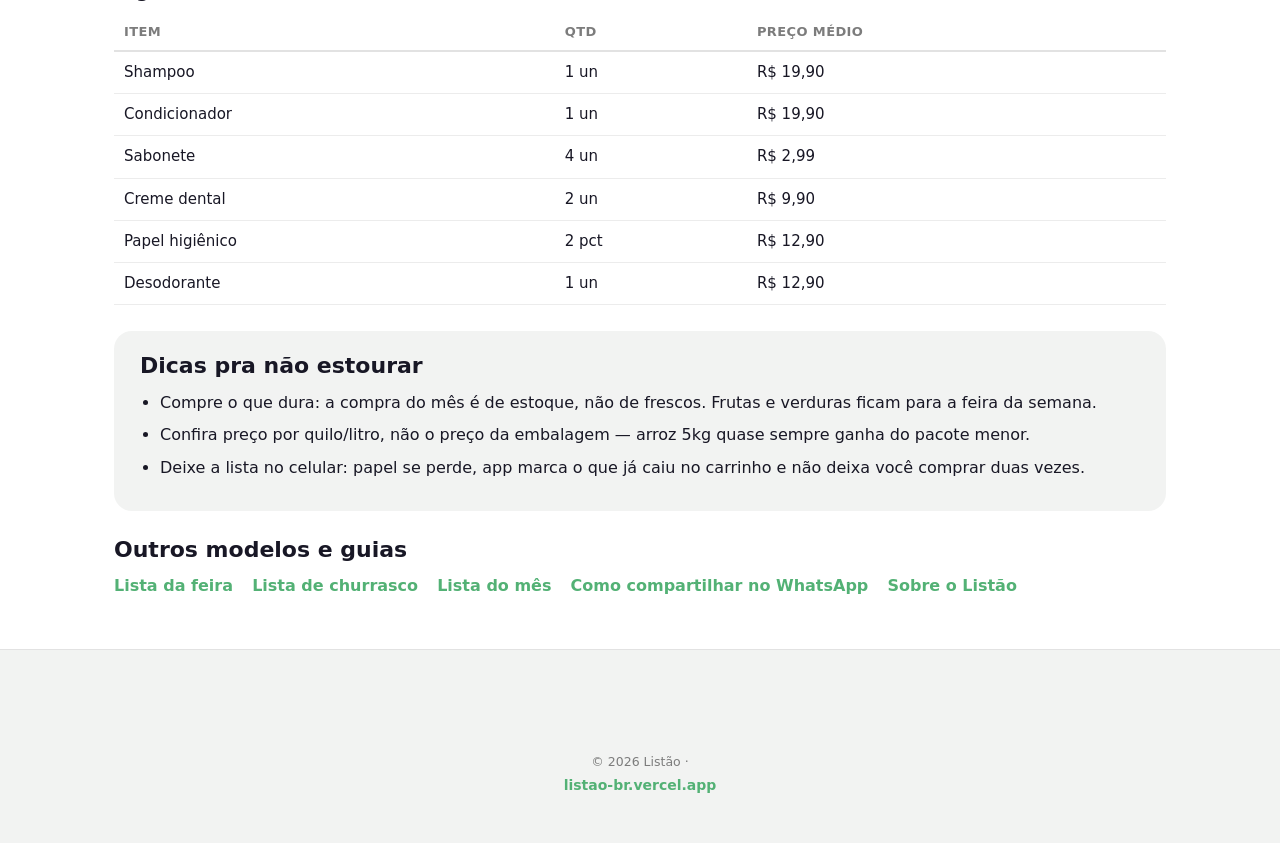
<file: modelos/mes.html>
<!DOCTYPE html>
<html lang="pt-BR">
<head>
<meta charset="utf-8">
<meta name="viewport" content="width=device-width, initial-scale=1">
<title>Lista de Compras do Mês — Modelo Completo e Grátis | Listão</title>
<meta name="description" content="Modelo de lista de compras do mês com mercearia, padaria, limpeza e higiene, com preços médios e quantidades. Abra direto no app Listão e edite.">
<link rel="canonical" href="https://listao-br.vercel.app/modelos/mes.html">
<meta name="robots" content="index, follow">
<meta name="theme-color" content="#53B175">
<link rel="icon" type="image/svg+xml" href="../favicon.svg">
<link rel="icon" type="image/png" sizes="48x48" href="../favicon-48.png">
<meta property="og:locale" content="pt_BR">
<meta property="og:type" content="article">
<meta property="og:site_name" content="Listão">
<meta property="og:title" content="Lista de Compras do Mês — Modelo Completo e Grátis | Listão">
<meta property="og:description" content="Modelo de lista de compras do mês com mercearia, padaria, limpeza e higiene, com preços médios e quantidades. Abra direto no app Listão e edite.">
<meta property="og:url" content="https://listao-br.vercel.app/modelos/mes.html">
<meta property="og:image" content="https://listao-br.vercel.app/og-logo.png">
<link rel="stylesheet" href="../estilo.css">
<style>
  .model-hero { padding: 44px 10px 8px; }
  .model-hero h1 { font-size: 36px; }
  .btns { display: flex; flex-wrap: wrap; justify-content: center; gap: 12px; margin: 20px 0 8px; }
  .hint { color: #7C7C7C; font-size: 14px; margin: 8px 0 32px; }
  .tbl { width: 100%; border-collapse: collapse; margin: 0 0 26px; font-size: 15px; }
  .tbl th { text-align: left; color: #7C7C7C; font-size: 13px; text-transform: uppercase; letter-spacing: .4px; padding: 8px 10px; border-bottom: 2px solid #E2E2E2; }
  .tbl td { padding: 9px 10px; border-bottom: 1px solid #ECECEC; }
  .tbl h3 { margin: 20px 0 6px; }
  h3.model-cat { color: #181725; }
  .dicas { background: #F2F3F2; border-radius: 18px; padding: 22px 26px; margin: 26px 0; }
  .dicas ul { margin: 8px 0 0; padding-left: 20px; }
  .dicas li { margin: 8px 0; }
  .mais a { display: inline-block; margin: 0 14px 10px 0; font-weight: 700; color: #53B175; text-decoration: none; }
  @media (max-width: 640px) {
    .model-hero { padding: 32px 8px 4px; text-align: center; }
    .model-hero h1 { font-size: 27px; }
    .hint, .mais { text-align: center; }
  }
</style>
</head>
<body>

<header class="top">
  <div class="container top-row">
    <a class="brand" href="../"><img src="../simbolo-verde.svg" alt="">Listão</a>
    <nav>
      <a href="../">Início</a>
      <a href="../guias/compartilhar-whatsapp.html">Guia do WhatsApp</a>
    </nav>
    <a class="btn primary small" href="../listao-v1.7.apk" download>Baixar grátis</a>
  </div>
</header>

<main>
  <section class="container model-hero">
    <h1>Lista de compras do mês — modelo completo</h1>
    <p class="sub2">Fazer a compra do mês de uma vez economiza tempo, combustível e dinheiro — mas só com lista na mão. Este modelo cobre mercearia, padaria, limpeza e higiene com as quantidades de uma casa de 2 a 3 pessoas. No app Listão, o orçamento avisa quando você está estourando antes de chegar no caixa.</p>
    <div class="btns">
      <a class="btn primary" href="../lista.html?d=[base64]">📲 Abrir esta lista no Listão</a>
      <a class="btn ghost" href="../listao-v1.7.apk" download>⬇ Baixar grátis (APK)</a>
    </div>
    <p class="hint">Sem app instalado? O link mostra a lista na tela e oferece o app — grátis, offline e sem cadastro. Valor médio estimado: R$ 442,90.</p>
  </section>

  <section class="container">
    <h2>O que tem nesta lista</h2>
<h3>Mercearia</h3>
<table class="tbl"><thead><tr><th>Item</th><th>Qtd</th><th>Preço médio</th></tr></thead><tbody>
<tr><td>Arroz 5kg</td><td>1 un</td><td>R$ 24,90</td></tr>
<tr><td>Feijão 1kg</td><td>2 un</td><td>R$ 8,50</td></tr>
<tr><td>Açúcar 1kg</td><td>1 un</td><td>R$ 5,50</td></tr>
<tr><td>Café 500g</td><td>1 un</td><td>R$ 18,90</td></tr>
<tr><td>Leite integral</td><td>6 L</td><td>R$ 6,49</td></tr>
<tr><td>Óleo de soja</td><td>1 un</td><td>R$ 8,90</td></tr>
<tr><td>Macarrão</td><td>3 un</td><td>R$ 5,90</td></tr>
<tr><td>Molho de tomate</td><td>3 un</td><td>R$ 3,50</td></tr>
<tr><td>Farinha 1kg</td><td>1 un</td><td>R$ 7,90</td></tr>
<tr><td>Azeite 500ml</td><td>1 un</td><td>R$ 19,90</td></tr>
<tr><td>Ovos</td><td>2 dz</td><td>R$ 14,90</td></tr>
</tbody></table>
<h3>Padaria</h3>
<table class="tbl"><thead><tr><th>Item</th><th>Qtd</th><th>Preço médio</th></tr></thead><tbody>
<tr><td>Pão francês</td><td>2 dz</td><td>R$ 15,00</td></tr>
<tr><td>Pão de forma</td><td>1 un</td><td>R$ 9,90</td></tr>
<tr><td>Biscoito recheado</td><td>2 un</td><td>R$ 4,50</td></tr>
</tbody></table>
<h3>Limpeza</h3>
<table class="tbl"><thead><tr><th>Item</th><th>Qtd</th><th>Preço médio</th></tr></thead><tbody>
<tr><td>Sabão em pó</td><td>1 un</td><td>R$ 19,90</td></tr>
<tr><td>Amaciante</td><td>1 un</td><td>R$ 12,90</td></tr>
<tr><td>Desinfetante</td><td>2 un</td><td>R$ 9,90</td></tr>
<tr><td>Detergente</td><td>3 un</td><td>R$ 3,50</td></tr>
<tr><td>Esponja</td><td>1 pct</td><td>R$ 6,90</td></tr>
<tr><td>Papel toalha</td><td>2 un</td><td>R$ 6,90</td></tr>
</tbody></table>
<h3>Higiene</h3>
<table class="tbl"><thead><tr><th>Item</th><th>Qtd</th><th>Preço médio</th></tr></thead><tbody>
<tr><td>Shampoo</td><td>1 un</td><td>R$ 19,90</td></tr>
<tr><td>Condicionador</td><td>1 un</td><td>R$ 19,90</td></tr>
<tr><td>Sabonete</td><td>4 un</td><td>R$ 2,99</td></tr>
<tr><td>Creme dental</td><td>2 un</td><td>R$ 9,90</td></tr>
<tr><td>Papel higiênico</td><td>2 pct</td><td>R$ 12,90</td></tr>
<tr><td>Desodorante</td><td>1 un</td><td>R$ 12,90</td></tr>
</tbody></table>

    <div class="dicas">
      <h2 style="font-size:22px">Dicas pra não estourar</h2>
      <ul>
<li>Compre o que dura: a compra do mês é de estoque, não de frescos. Frutas e verduras ficam para a feira da semana.</li>
<li>Confira preço por quilo/litro, não o preço da embalagem — arroz 5kg quase sempre ganha do pacote menor.</li>
<li>Deixe a lista no celular: papel se perde, app marca o que já caiu no carrinho e não deixa você comprar duas vezes.</li>
      </ul>
    </div>

    <div class="mais">
      <h2 style="font-size:22px">Outros modelos e guias</h2>
      <a href="feira.html">Lista da feira</a>
      <a href="churrasco.html">Lista de churrasco</a>
      <a href="mes.html">Lista do mês</a>
      <a href="../guias/compartilhar-whatsapp.html">Como compartilhar no WhatsApp</a>
      <a href="../sobre.html">Sobre o Listão</a>
    </div>
  </section>
</main>

<footer style="margin-top:40px;border-top:1px solid #E2E2E2">
  <div class="container copy" style="padding:20px 24px">© 2026 Listão · <a href="../" style="color:#53B175;text-decoration:none;font-weight:700">listao-br.vercel.app</a></div>
</footer>

<script type="application/ld+json">
{"@context":"https://schema.org","@type":"ItemList","name":"Lista do Mês","itemListElement":[{"@type":"ListItem","position":1,"name":"Arroz 5kg"},{"@type":"ListItem","position":2,"name":"Feijão 1kg"},{"@type":"ListItem","position":3,"name":"Açúcar 1kg"},{"@type":"ListItem","position":4,"name":"Café 500g"},{"@type":"ListItem","position":5,"name":"Leite integral"},{"@type":"ListItem","position":6,"name":"Óleo de soja"},{"@type":"ListItem","position":7,"name":"Macarrão"},{"@type":"ListItem","position":8,"name":"Molho de tomate"},{"@type":"ListItem","position":9,"name":"Farinha 1kg"},{"@type":"ListItem","position":10,"name":"Azeite 500ml"},{"@type":"ListItem","position":11,"name":"Ovos"},{"@type":"ListItem","position":12,"name":"Pão francês"},{"@type":"ListItem","position":13,"name":"Pão de forma"},{"@type":"ListItem","position":14,"name":"Biscoito recheado"},{"@type":"ListItem","position":15,"name":"Sabão em pó"},{"@type":"ListItem","position":16,"name":"Amaciante"},{"@type":"ListItem","position":17,"name":"Desinfetante"},{"@type":"ListItem","position":18,"name":"Detergente"},{"@type":"ListItem","position":19,"name":"Esponja"},{"@type":"ListItem","position":20,"name":"Papel toalha"},{"@type":"ListItem","position":21,"name":"Shampoo"},{"@type":"ListItem","position":22,"name":"Condicionador"},{"@type":"ListItem","position":23,"name":"Sabonete"},{"@type":"ListItem","position":24,"name":"Creme dental"},{"@type":"ListItem","position":25,"name":"Papel higiênico"},{"@type":"ListItem","position":26,"name":"Desodorante"}]}
</script>
<script defer src="https://cdn.vercel-insights.com/v1/script.js"></script>
</body>
</html>
</file>
<file: estilo.css>
:root{--green:#53B175;--green-hover:#47a067;--green-deep:#0F3A24;--green-dark-bg:#1F3D2C;--navy:#181725;--gray:#7C7C7C;--line:#E2E2E2;--bg-soft:#F2F3F2;--mint:#E3F2E8;--radius:18px;--shadow:0 10px 30px rgba(24,23,37,.08)}*{box-sizing:border-box}body{margin:0;font-family:system-ui,-apple-system,sans-serif;color:var(--navy);background:#fff;line-height:1.55}.container{max-width:1100px;margin:0 auto;padding:0 24px}.center{text-align:center}h1,h2,h3{line-height:1.15;margin:0 0 12px}h1{font-size:50px;font-weight:800;letter-spacing:-1px}h2{font-size:32px;font-weight:800}p{margin:0 0 10px}.verde{color:var(--green)}.sub2{color:var(--gray);margin-bottom:28px}.btn{display:inline-block;padding:14px 24px;border-radius:14px;font-weight:700;font-size:15px;text-decoration:none;border:2px solid transparent;transition:transform .12s ease,background .15s ease,box-shadow .15s ease}.btn.primary{background:var(--green);color:#fff;box-shadow:0 6px 18px rgba(83,177,117,.35)}.btn.primary:hover{background:var(--green-hover)}.btn.ghost{border-color:var(--line);color:var(--navy)}.btn.ghost:hover{border-color:var(--green);color:var(--green)}.btn.white{background:#fff;color:var(--green-deep)}.btn.small{padding:9px 16px;font-size:14px}.btn.wide{display:block;text-align:center;width:100%}.btn:active{transform:scale(.98)}.top{position:sticky;top:0;z-index:50;background:rgba(255,255,255,.92);backdrop-filter:blur(8px);border-bottom:1px solid var(--line)}.top-row{display:flex;align-items:center;gap:26px;padding-top:12px;padding-bottom:12px}.brand{display:flex;align-items:center;gap:9px;font-weight:800;font-size:20px;color:var(--navy);text-decoration:none}.brand img{width:42px;height:42px}.top nav{display:flex;gap:22px;margin-left:auto}.top nav a{color:var(--navy);text-decoration:none;font-weight:600;font-size:15px}.top nav a:hover{color:var(--green)}.hero{background:linear-gradient(180deg,var(--mint) 0%,#fff 100%);overflow:hidden}.hero-grid{display:grid;grid-template-columns:1.1fr .9fr;gap:40px;align-items:center;padding-top:64px;padding-bottom:64px}.lead{font-size:18px;color:var(--gray);max-width:480px}.btn-row{display:flex;gap:12px;flex-wrap:wrap;margin:18px 0 8px}.meta{font-size:12.5px;color:var(--gray)}.meta.light{color:rgba(255,255,255,.75)}.badges{display:flex;gap:8px;flex-wrap:wrap;margin-top:14px}.pill{background:#fff;border:1px solid var(--line);border-radius:999px;padding:7px 14px;font-size:13px;font-weight:600}.phone{width:270px;margin:0 auto;background:var(--navy);border-radius:34px;padding:10px;box-shadow:var(--shadow)}.screen{background:#1E1F22;border-radius:26px;overflow:hidden}.screen img{width:100%;height:auto;display:block}.features{padding:70px 24px 30px}.feat{display:grid;grid-template-columns:1fr 1fr;gap:44px;align-items:center;padding:34px 0}.feat.rev .feat-copy{order:2}.feat.rev .feat-img{order:1}.icon-chip{width:52px;height:52px;border-radius:14px;background:var(--mint);color:var(--green);display:flex;align-items:center;justify-content:center;margin-bottom:14px}.icon-chip svg{width:28px;height:28px;fill:currentColor}.feat-copy p{color:var(--gray);max-width:440px}.feat-img img{width:100%;max-width:330px;height:auto;display:block;margin:0 auto;border-radius:22px;border:1px solid var(--line);box-shadow:var(--shadow)}.steps-band{background:var(--mint);padding:64px 0;margin-top:40px}.steps{display:grid;grid-template-columns:repeat(3,1fr);gap:18px;margin-top:30px}.step{background:#fff;border-radius:var(--radius);padding:26px 22px;box-shadow:var(--shadow)}.step h3{font-size:17px;margin-top:4px}.step p{color:var(--gray);font-size:14px;margin:0}.price{padding:70px 24px 20px}.price-card{max-width:460px;margin:0 auto;border:2px solid var(--green);border-radius:22px;padding:30px;box-shadow:var(--shadow);text-align:center}.price-val{font-size:44px;font-weight:800}.price-val span{font-size:15px;color:var(--gray);font-weight:600}.price-list{list-style:none;padding:0;margin:20px 0;text-align:left}.price-list li{display:flex;align-items:center;gap:10px;padding:7px 0;font-size:15px}.price-list svg{width:20px;height:20px;fill:var(--green);flex:none}.pix-note{font-size:14px;margin-top:14px}.soon{font-size:12.5px;color:var(--gray);margin-top:6px}.final{background:var(--green-dark-bg);margin-top:60px;padding:64px 0}.final-grid{display:grid;grid-template-columns:1fr 220px;gap:40px;align-items:center}.final h2{color:#fff}.final p{color:rgba(255,255,255,.8);max-width:460px}.final-logo{width:64px;height:64px;margin-bottom:14px}.final .ph{border:2px dashed rgba(255,255,255,.4);border-radius:var(--radius);color:rgba(255,255,255,.8);min-height:190px;display:flex;align-items:center;justify-content:center;text-align:center;font-size:14px}.qr-img{width:190px;height:190px;display:block;border-radius:var(--radius);background:#fff;padding:10px;margin:0 auto}.quotes{padding:70px 24px 10px}.quote-grid{display:grid;grid-template-columns:1fr 1fr;gap:18px;margin-top:28px}.quote{margin:0;background:var(--bg-soft);border-radius:var(--radius);padding:26px}.quote blockquote{margin:0 0 14px;font-size:16px;font-weight:500}.quote figcaption{display:flex;align-items:center;gap:10px;font-size:13.5px;color:var(--gray)}.avatar{width:40px;height:40px;border-radius:999px;object-fit:cover;flex:none;background:#2b2d31}.faq{padding:60px 24px 80px;max-width:760px}details{border-bottom:1px solid var(--line)}summary{cursor:pointer;font-weight:700;font-size:16.5px;padding:16px 0;list-style:none;position:relative;padding-right:34px}summary::-webkit-details-marker{display:none}summary::after{content:"⌄";position:absolute;right:6px;top:14px;color:var(--green);font-size:20px;transition:transform .15s ease}details[open] summary::after{transform:rotate(180deg)}details p{color:var(--gray);padding-bottom:16px;margin:0}.feedback{max-width:640px;padding-top:10px;padding-bottom:70px}.fb-form{background:#fff;border:1px solid var(--line);border-radius:22px;box-shadow:var(--shadow);padding:26px;display:flex;flex-direction:column;gap:14px;margin-top:8px}.fb-form label{font-weight:700;font-size:14px;display:flex;flex-direction:column;gap:6px}.fb-form input,.fb-form textarea{border:1.5px solid var(--line);border-radius:14px;padding:13px 14px;font-size:15px;font-family:inherit;width:100%;resize:vertical}.fb-form input:focus,.fb-form textarea:focus{outline:none;border-color:var(--green);box-shadow:0 0 0 3px rgba(83,177,117,.15)}.hp{display:none !important}.fb-alt{text-align:center;font-size:13px;color:var(--gray);margin:4px 0 0}.fb-alt a{color:var(--green);font-weight:700}footer{background:var(--bg-soft);padding:48px 0 22px}.foot-grid{display:grid;grid-template-columns:1.4fr 1fr 1fr 1fr;gap:30px}.foot-brand p{color:var(--gray);font-size:14px;max-width:260px}footer h4{font-size:14px;margin:0 0 12px}footer a{display:block;color:var(--gray);text-decoration:none;font-size:14px;padding:4px 0}footer a:hover{color:var(--green)}.copy{text-align:center;color:var(--gray);font-size:12.5px;margin-top:34px}@media (max-width:860px){h1{font-size:40px}h2{font-size:27px}.top-row{justify-content:center;gap:16px}.top nav{display:none}.hero-grid{grid-template-columns:1fr;padding-top:36px;padding-bottom:44px;gap:30px}.hero-copy{text-align:center}.hero-copy .lead{margin-left:auto;margin-right:auto}.btn-row{justify-content:center}.badges{justify-content:center}.feat{grid-template-columns:1fr;gap:24px}.feat.rev .feat-copy{order:1}.feat.rev .feat-img{order:2}.feat-copy{text-align:center}.feat-copy p{margin-left:auto;margin-right:auto}.icon-chip{margin:0 auto 14px}.steps{grid-template-columns:1fr}.step{text-align:center}.quote-grid{grid-template-columns:1fr}.quote{text-align:center}.quote figcaption{justify-content:center}.final-grid{grid-template-columns:1fr}.final-grid > div{text-align:center}.final .ph{margin:0 auto;max-width:240px}.foot-grid{grid-template-columns:1fr 1fr;text-align:center}.foot-brand .brand{justify-content:center}.foot-brand p{margin-left:auto;margin-right:auto}.phone{width:240px}}
.wa-link,.wa-link:visited{display:inline-block;margin-top:12px;padding:12px 22px;border:2px solid rgba(255,255,255,.75);border-radius:14px;color:#fff !important;text-decoration:none;font-weight:700;font-size:14px}
.wa-link:hover{border-color:#fff;background:rgba(255,255,255,.12)}
</file>
